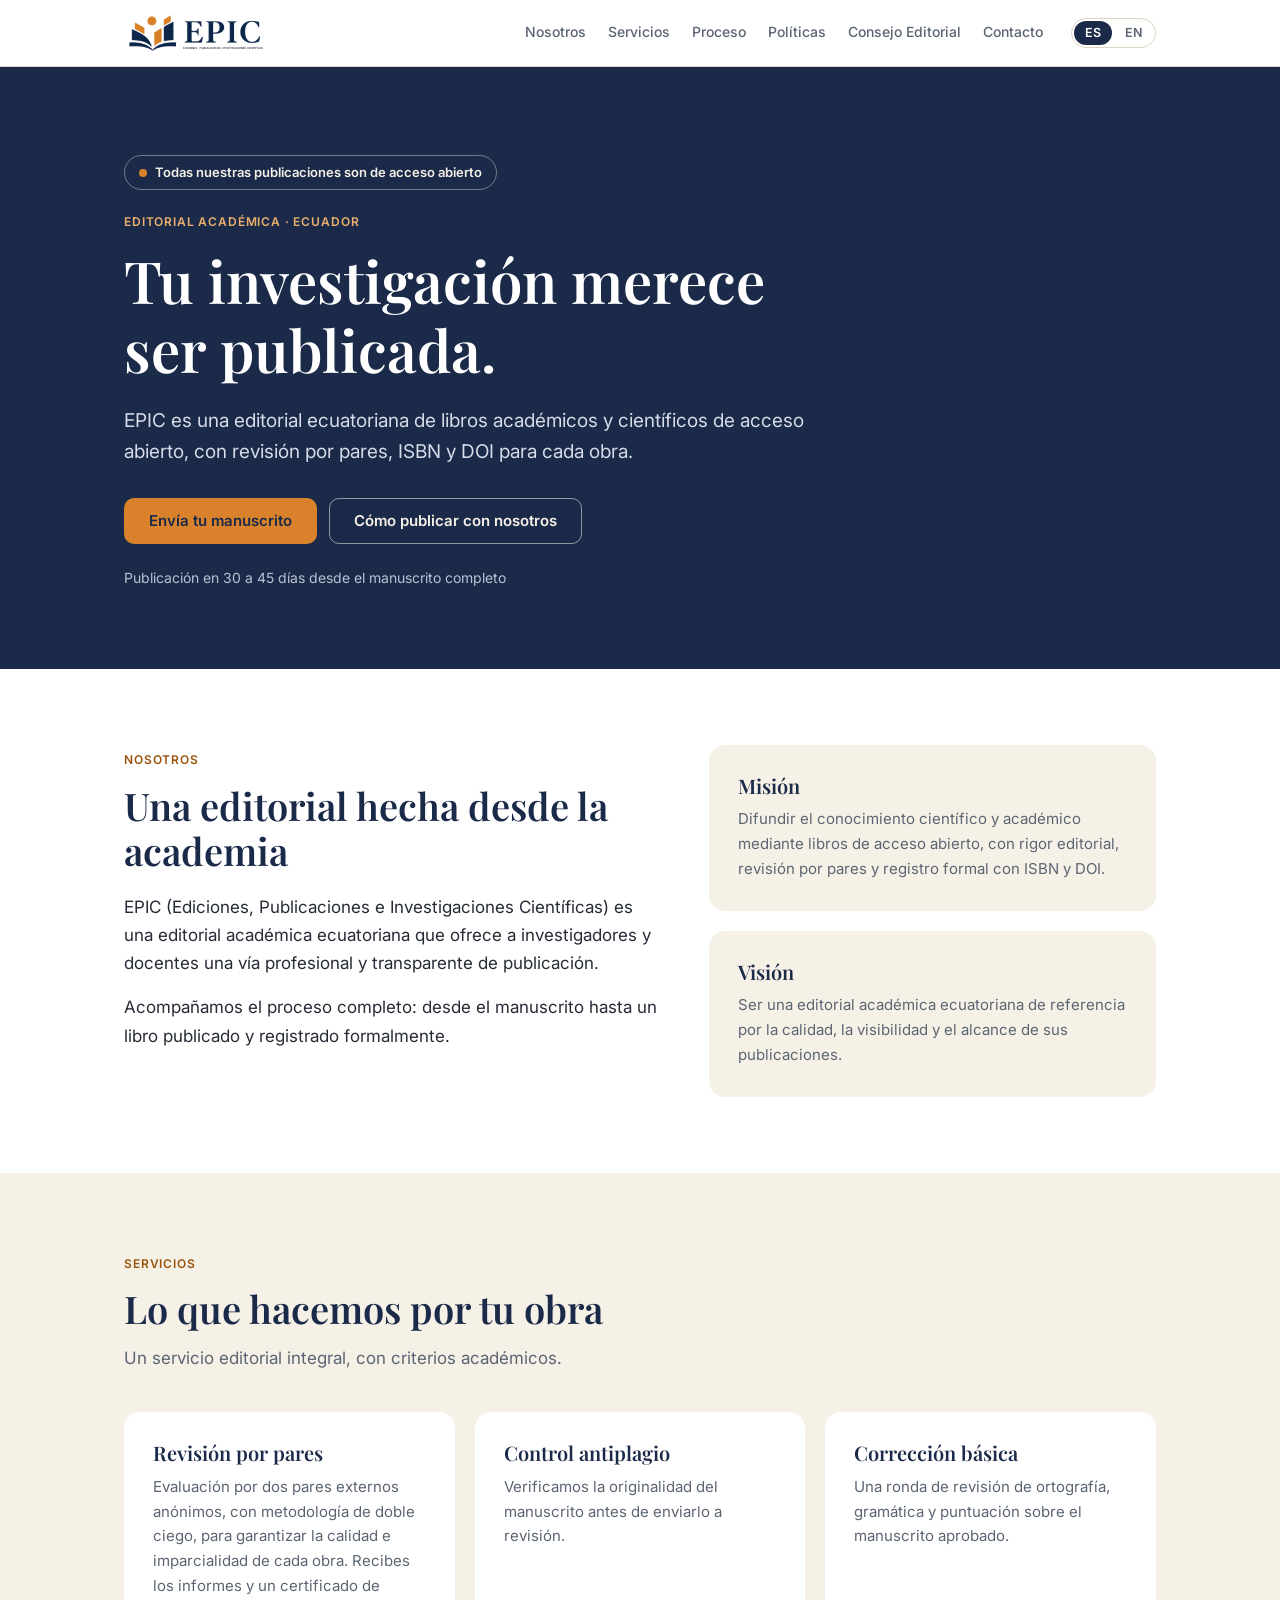
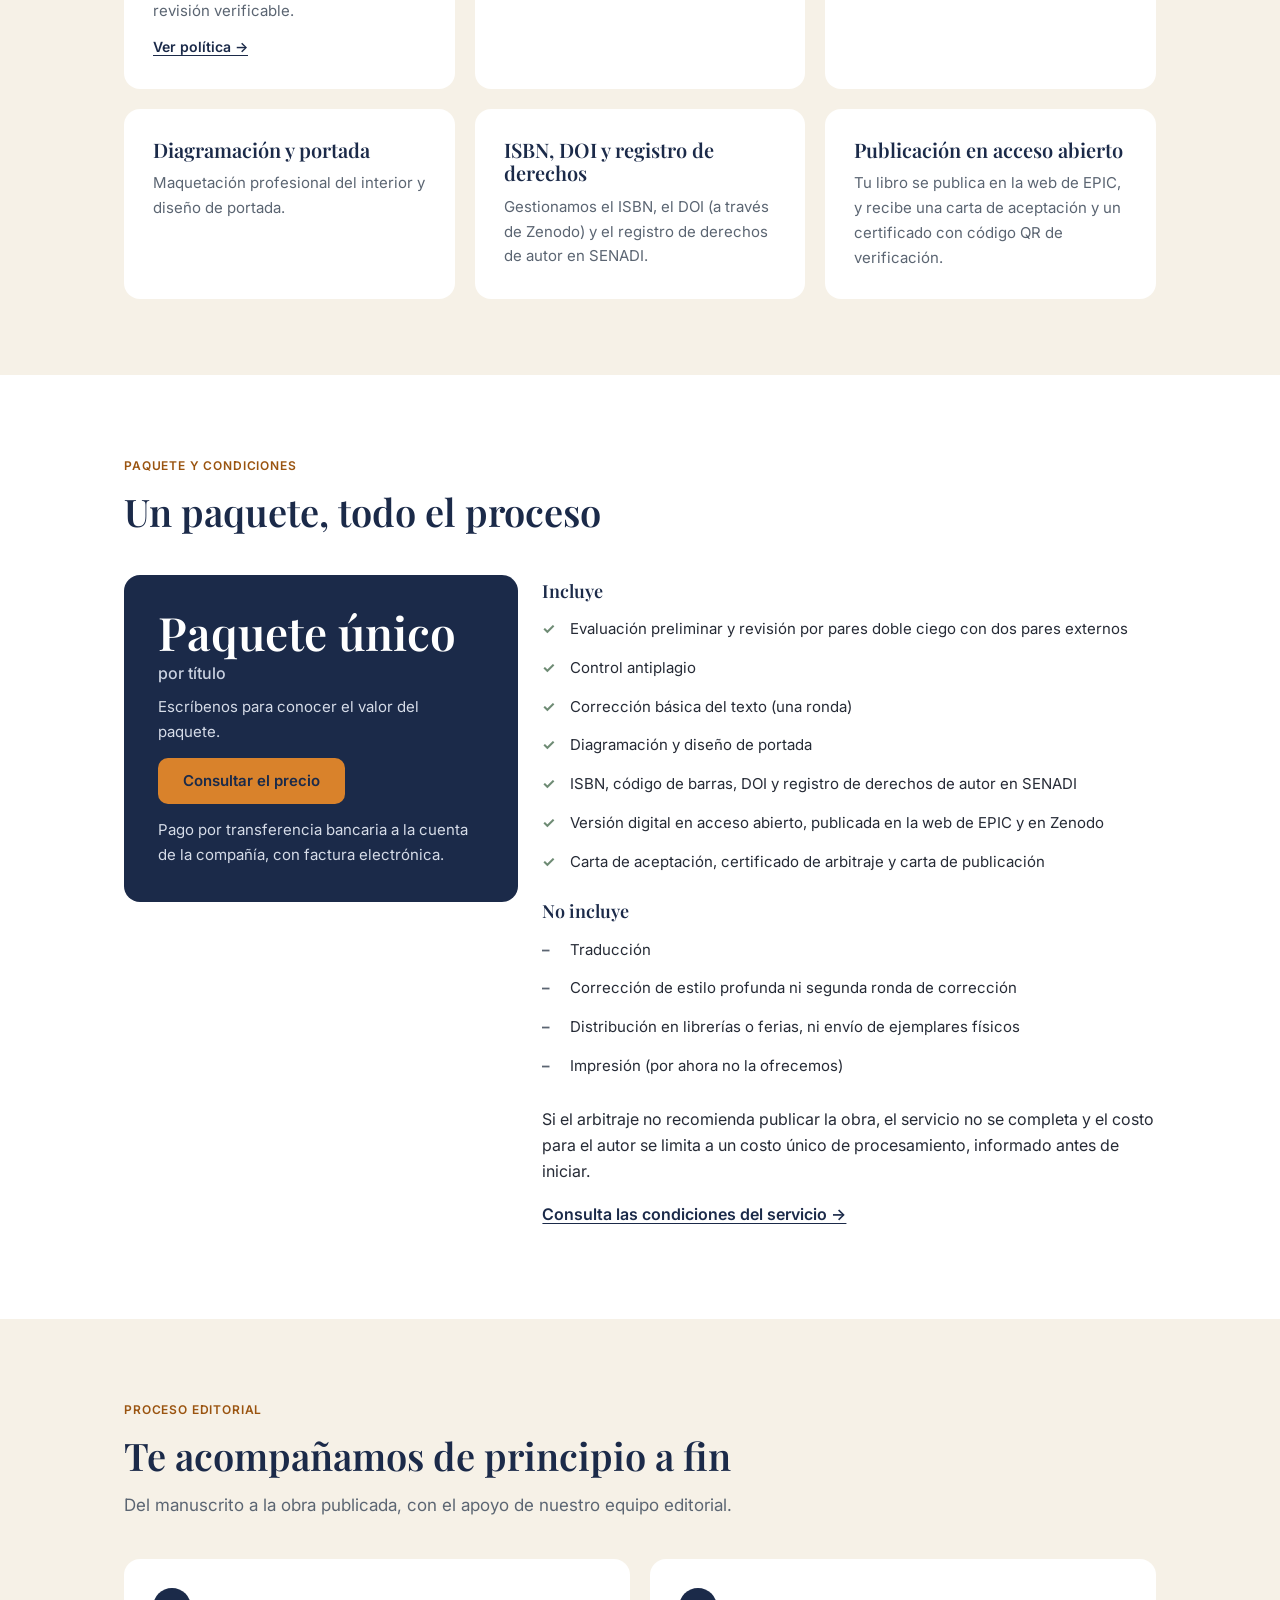
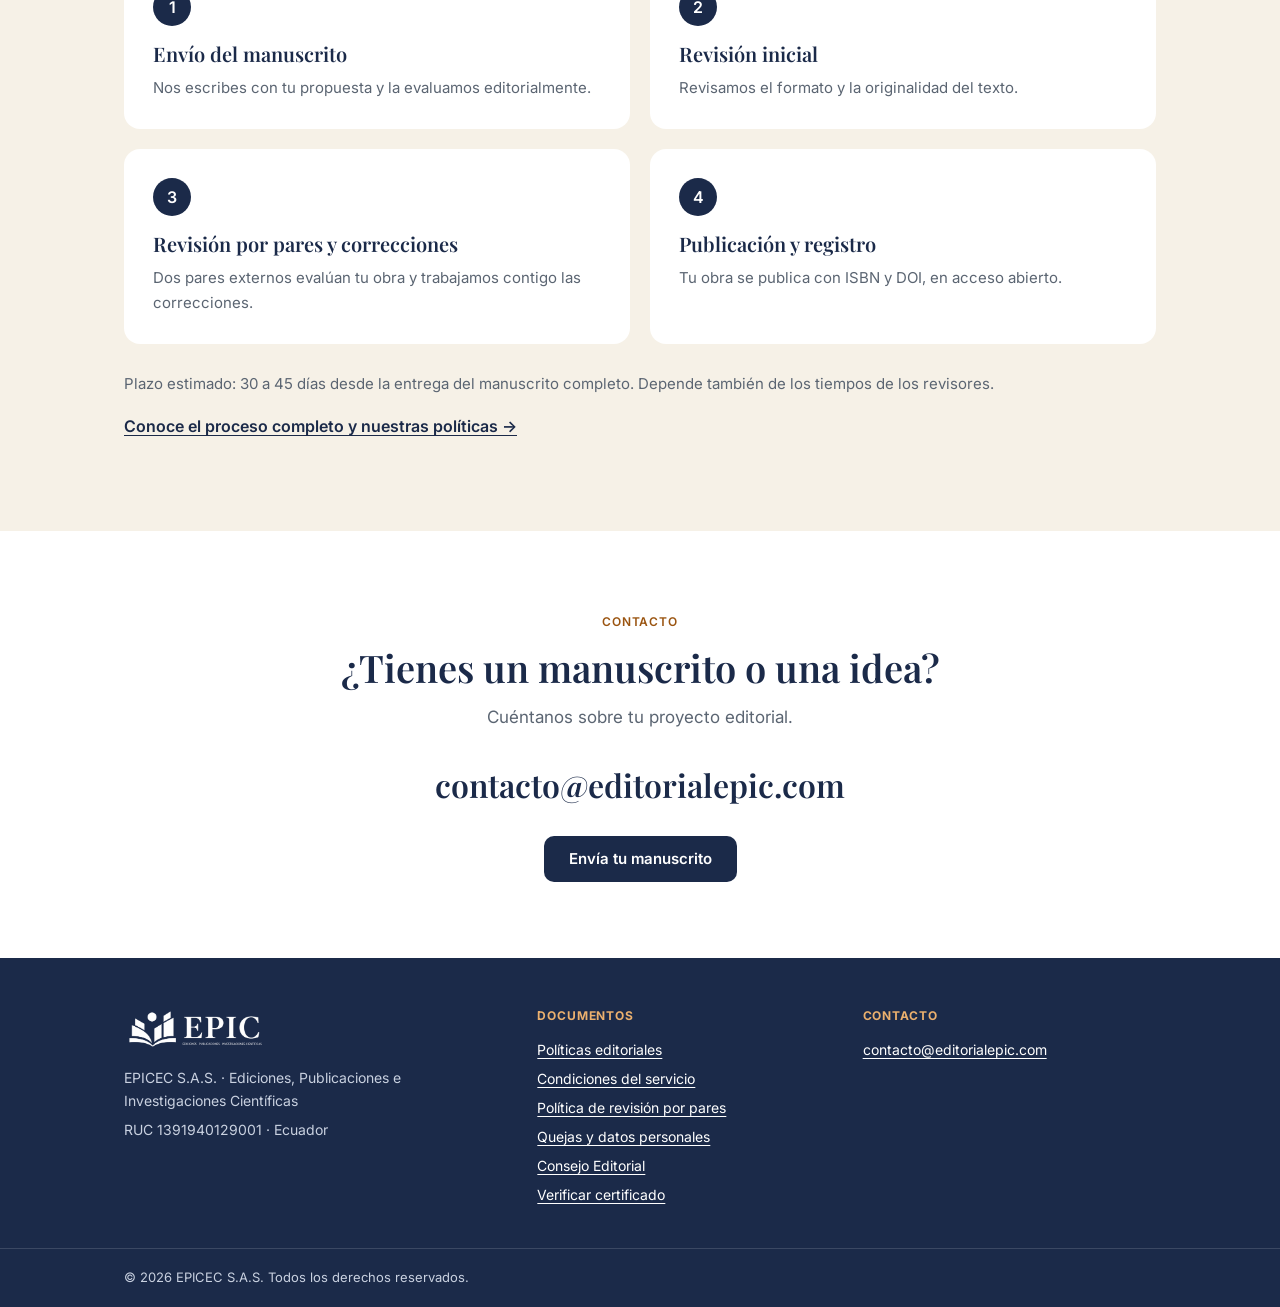
<file: index.html>
<!doctype html>
<html lang="es">
<head>
<meta charset="utf-8">
<meta name="viewport" content="width=device-width, initial-scale=1">
<title>EPIC | Editorial académica de acceso abierto</title>
<meta name="description" content="EPIC es una editorial ecuatoriana de libros académicos y científicos de acceso abierto, con revisión por pares, ISBN y DOI para cada obra.">
<link rel="canonical" href="https://editorialepic.com/">
<link rel="alternate" hreflang="es" href="https://editorialepic.com/">
<link rel="alternate" hreflang="en" href="https://editorialepic.com/en/">
<link rel="alternate" hreflang="x-default" href="https://editorialepic.com/">
<meta property="og:type" content="website">
<meta property="og:site_name" content="EPIC">
<meta property="og:locale" content="es_EC">
<meta property="og:locale:alternate" content="en_US">
<meta property="og:title" content="EPIC | Editorial académica de acceso abierto">
<meta property="og:description" content="EPIC es una editorial ecuatoriana de libros académicos y científicos de acceso abierto, con revisión por pares, ISBN y DOI para cada obra.">
<meta property="og:url" content="https://editorialepic.com/">
<meta property="og:image" content="https://editorialepic.com/assets/img/og-image.png">
<meta name="twitter:card" content="summary_large_image">
<meta name="twitter:title" content="EPIC | Editorial académica de acceso abierto">
<meta name="twitter:description" content="EPIC es una editorial ecuatoriana de libros académicos y científicos de acceso abierto, con revisión por pares, ISBN y DOI para cada obra.">
<meta name="twitter:image" content="https://editorialepic.com/assets/img/og-image.png">
<link rel="icon" href="/favicon.ico" sizes="48x48">
<link rel="icon" type="image/png" sizes="32x32" href="/assets/img/favicon-32.png">
<link rel="apple-touch-icon" href="/assets/img/apple-touch-icon.png">
<link rel="preconnect" href="https://fonts.googleapis.com">
<link rel="preconnect" href="https://fonts.gstatic.com" crossorigin>
<link href="https://fonts.googleapis.com/css2?family=Inter:wght@400;500;600&family=Playfair+Display:wght@600&display=swap" rel="stylesheet">
<link rel="stylesheet" href="/assets/css/site.css">
</head>
<body>
<a class="saltar" href="#contenido">Saltar al contenido</a>
<nav class="nav" aria-label="Principal">
  <div class="wrap">
    <a class="marca" href="/"><img src="/assets/img/logo-color.png" alt="EPIC, Ediciones, Publicaciones e Investigaciones Científicas" width="900" height="288"></a>
    <ul>
      <li><a href="/#nosotros">Nosotros</a></li>
      <li><a href="/#servicios">Servicios</a></li>
      <li><a href="/#coedicion">Proceso</a></li>
      <li><a href="/politicas-editoriales/">Políticas</a></li>
      <li><a href="/consejo-editorial/">Consejo Editorial</a></li>
      <li><a href="/#contacto">Contacto</a></li>
      <li class="idioma"><span aria-label="Español (idioma actual)">ES</span><a href="/en/" hreflang="en" lang="en" aria-label="English">EN</a></li>
    </ul>
  </div>
</nav>

<main id="contenido">

<header class="hero" id="inicio">
  <div class="wrap">
    <span class="insignia">Todas nuestras publicaciones son de acceso abierto</span>
    <span class="eyebrow" style="display:block;">Editorial académica · Ecuador</span>
    <h1>Tu investigación merece ser publicada.</h1>
    <p>EPIC es una editorial ecuatoriana de libros académicos y científicos de acceso abierto, con revisión por pares, ISBN y DOI para cada obra.</p>
    <div class="btns">
      <a class="btn btn-ambar" href="mailto:contacto@editorialepic.com?subject=Propuesta%20de%20manuscrito">Envía tu manuscrito</a>
      <a class="btn btn-ghost" href="#coedicion">Cómo publicar con nosotros</a>
    </div>
    <p class="apunte">Publicación en 30 a 45 días desde el manuscrito completo</p>
  </div>
</header>

<section id="nosotros" aria-labelledby="t-nosotros">
  <div class="wrap dos">
    <div>
      <span class="eyebrow">Nosotros</span>
      <h2 id="t-nosotros" style="font-size:clamp(27px,4vw,38px);margin-bottom:20px;">Una editorial hecha desde la academia</h2>
      <p>EPIC (Ediciones, Publicaciones e Investigaciones Científicas) es una editorial académica ecuatoriana que ofrece a investigadores y docentes una vía profesional y transparente de publicación.</p>
      <p>Acompañamos el proceso completo: desde el manuscrito hasta un libro publicado y registrado formalmente.</p>
    </div>
    <div class="grid">
      <div class="caja" style="background:var(--marfil);border-color:transparent;"><h3>Misión</h3><p>Difundir el conocimiento científico y académico mediante libros de acceso abierto, con rigor editorial, revisión por pares y registro formal con ISBN y DOI.</p></div>
      <div class="caja" style="background:var(--marfil);border-color:transparent;"><h3>Visión</h3><p>Ser una editorial académica ecuatoriana de referencia por la calidad, la visibilidad y el alcance de sus publicaciones.</p></div>
    </div>
  </div>
</section>

<section class="marfil" id="servicios" aria-labelledby="t-servicios">
  <div class="wrap">
    <div class="head">
      <span class="eyebrow">Servicios</span>
      <h2 id="t-servicios">Lo que hacemos por tu obra</h2>
      <p>Un servicio editorial integral, con criterios académicos.</p>
    </div>
    <div class="grid g3">
      <div class="caja"><h3>Revisión por pares</h3><p>Evaluación por dos pares externos anónimos, con metodología de doble ciego, para garantizar la calidad e imparcialidad de cada obra. Recibes los informes y un certificado de revisión verificable.</p><a class="mas" href="/politicas-editoriales/#revision">Ver política →</a></div>
      <div class="caja"><h3>Control antiplagio</h3><p>Verificamos la originalidad del manuscrito antes de enviarlo a revisión.</p></div>
      <div class="caja"><h3>Corrección básica</h3><p>Una ronda de revisión de ortografía, gramática y puntuación sobre el manuscrito aprobado.</p></div>
      <div class="caja"><h3>Diagramación y portada</h3><p>Maquetación profesional del interior y diseño de portada.</p></div>
      <div class="caja"><h3>ISBN, DOI y registro de derechos</h3><p>Gestionamos el ISBN, el DOI (a través de Zenodo) y el registro de derechos de autor en SENADI.</p></div>
      <div class="caja"><h3>Publicación en acceso abierto</h3><p>Tu libro se publica en la web de EPIC, y recibe una carta de aceptación y un certificado con código QR de verificación.</p></div>
    </div>
  </div>
</section>

<section id="precio" aria-labelledby="t-precio">
  <div class="wrap">
    <div class="head">
      <span class="eyebrow">Paquete y condiciones</span>
      <h2 id="t-precio">Un paquete, todo el proceso</h2>
    </div>
    <div class="precio">
      <div class="precio-caja">
        <div class="cifra">Paquete único<small>por título</small></div>
        <p>Escríbenos para conocer el valor del paquete.</p>
        <p><a class="btn btn-ambar" href="mailto:contacto@editorialepic.com?subject=Consulta%20de%20precio">Consultar el precio</a></p>
        <p>Pago por transferencia bancaria a la cuenta de la compañía, con factura electrónica.</p>
      </div>
      <div>
        <h3>Incluye</h3>
        <ul class="lista">
          <li>Evaluación preliminar y revisión por pares doble ciego con dos pares externos</li>
          <li>Control antiplagio</li>
          <li>Corrección básica del texto (una ronda)</li>
          <li>Diagramación y diseño de portada</li>
          <li>ISBN, código de barras, DOI y registro de derechos de autor en SENADI</li>
          <li>Versión digital en acceso abierto, publicada en la web de EPIC y en Zenodo</li>
          <li>Carta de aceptación, certificado de arbitraje y carta de publicación</li>
        </ul>
        <h3>No incluye</h3>
        <ul class="lista no">
          <li>Traducción</li>
          <li>Corrección de estilo profunda ni segunda ronda de corrección</li>
          <li>Distribución en librerías o ferias, ni envío de ejemplares físicos</li>
          <li>Impresión (por ahora no la ofrecemos)</li>
        </ul>
        <p>Si el arbitraje no recomienda publicar la obra, el servicio no se completa y el costo para el autor se limita a un costo único de procesamiento, informado antes de iniciar.</p>
        <p><a class="enlace-flecha" href="/politicas-editoriales/#tarifa">Consulta las condiciones del servicio →</a></p>
      </div>
    </div>
  </div>
</section>

<section class="marfil" id="coedicion" aria-labelledby="t-proceso">
  <div class="wrap">
    <div class="head">
      <span class="eyebrow">Proceso editorial</span>
      <h2 id="t-proceso">Te acompañamos de principio a fin</h2>
      <p>Del manuscrito a la obra publicada, con el apoyo de nuestro equipo editorial.</p>
    </div>
    <div class="grid g2">
      <div class="caja"><span class="num">1</span><h3>Envío del manuscrito</h3><p>Nos escribes con tu propuesta y la evaluamos editorialmente.</p></div>
      <div class="caja"><span class="num">2</span><h3>Revisión inicial</h3><p>Revisamos el formato y la originalidad del texto.</p></div>
      <div class="caja"><span class="num">3</span><h3>Revisión por pares y correcciones</h3><p>Dos pares externos evalúan tu obra y trabajamos contigo las correcciones.</p></div>
      <div class="caja"><span class="num">4</span><h3>Publicación y registro</h3><p>Tu obra se publica con ISBN y DOI, en acceso abierto.</p></div>
    </div>
    <p class="nota">Plazo estimado: 30 a 45 días desde la entrega del manuscrito completo. Depende también de los tiempos de los revisores.</p>
    <p><a class="enlace-flecha" href="/politicas-editoriales/">Conoce el proceso completo y nuestras políticas →</a></p>
  </div>
</section>

<section class="centro" id="contacto" aria-labelledby="t-contacto">
  <div class="wrap">
    <div class="head">
      <span class="eyebrow">Contacto</span>
      <h2 id="t-contacto">¿Tienes un manuscrito o una idea?</h2>
      <p>Cuéntanos sobre tu proyecto editorial.</p>
    </div>
    <a class="correo" href="mailto:contacto@editorialepic.com">contacto@editorialepic.com</a>
    <div class="btns" style="justify-content:center;">
      <a class="btn btn-tinta" href="mailto:contacto@editorialepic.com?subject=Propuesta%20de%20manuscrito">Envía tu manuscrito</a>
    </div>
  </div>
</section>

</main>
<footer class="pie">
  <div class="wrap">
    <div>
      <img src="/assets/img/logo-blanco.png" alt="EPIC, Ediciones, Publicaciones e Investigaciones Científicas" width="900" height="290">
      <p>EPICEC S.A.S. · Ediciones, Publicaciones e Investigaciones Científicas</p>
      <p>RUC 1391940129001 · Ecuador</p>
    </div>
    <div>
      <h4>Documentos</h4>
      <ul>
        <li><a href="/politicas-editoriales/">Políticas editoriales</a></li>
        <li><a href="/politicas-editoriales/#tarifa">Condiciones del servicio</a></li>
        <li><a href="/politicas-editoriales/#revision">Política de revisión por pares</a></li>
        <li><a href="/politicas-editoriales/#quejas">Quejas y datos personales</a></li>
        <li><a href="/consejo-editorial/">Consejo Editorial</a></li>
        <li><a href="/verificar/">Verificar certificado</a></li>
      </ul>
    </div>
    <div>
      <h4>Contacto</h4>
      <p><a href="mailto:contacto@editorialepic.com">contacto@editorialepic.com</a></p>
    </div>
  </div>
  <div class="legal"><div class="wrap">&copy; 2026 EPICEC S.A.S. Todos los derechos reservados.</div></div>
</footer>
</body>
</html>
</file>
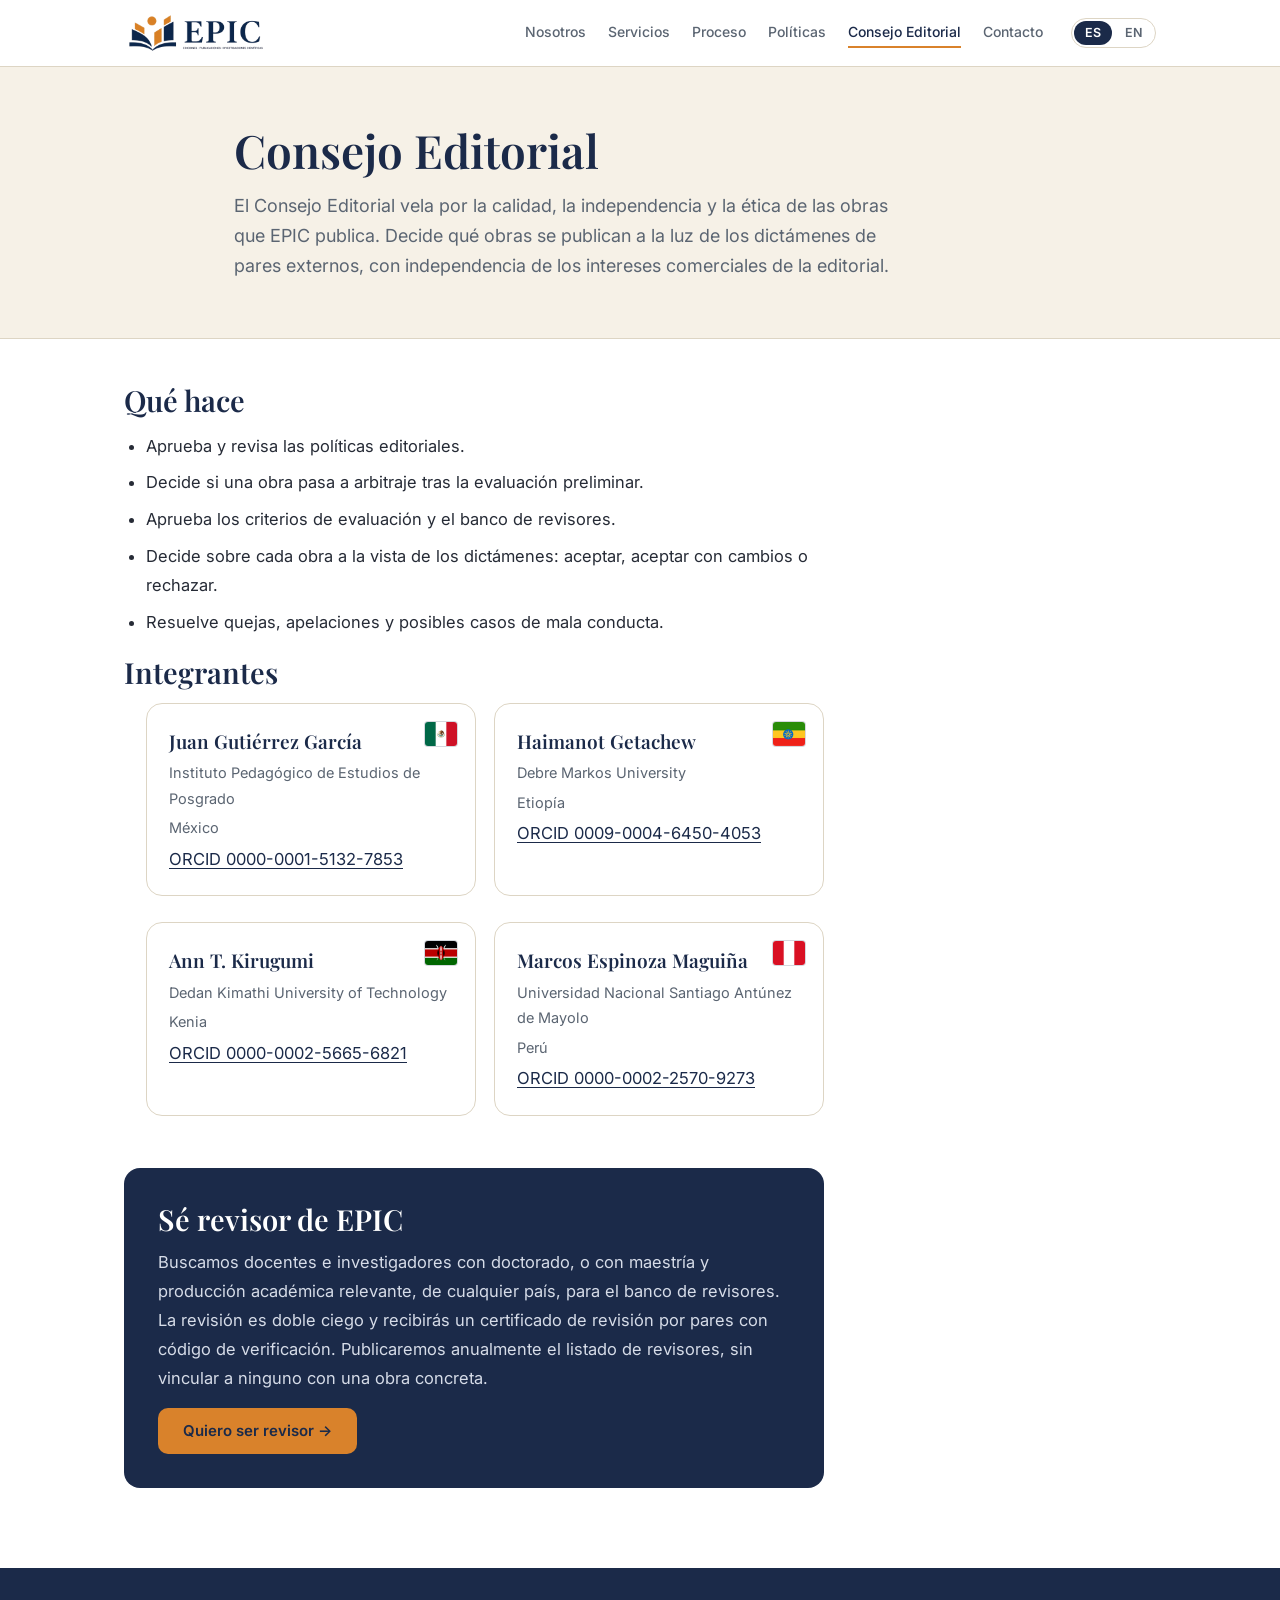
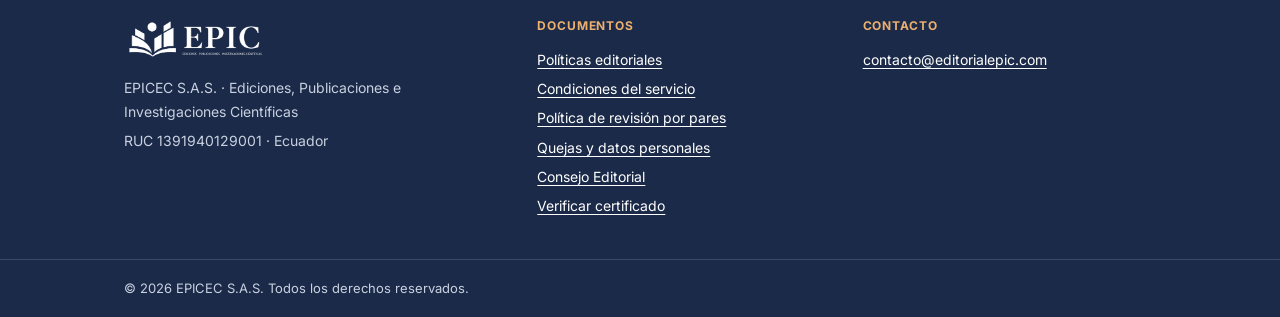
<file: consejo-editorial/index.html>
<!doctype html>
<html lang="es">
<head>
<meta charset="utf-8">
<meta name="viewport" content="width=device-width, initial-scale=1">
<title>Consejo Editorial | EPIC</title>
<meta name="description" content="El Consejo Editorial de EPIC vela por la calidad, la independencia y la ética de las obras publicadas. Conoce sus funciones, sus reglas de integración y a sus integrantes.">
<link rel="canonical" href="https://editorialepic.com/consejo-editorial/">
<link rel="alternate" hreflang="es" href="https://editorialepic.com/consejo-editorial/">
<link rel="alternate" hreflang="en" href="https://editorialepic.com/en/editorial-board/">
<link rel="alternate" hreflang="x-default" href="https://editorialepic.com/consejo-editorial/">
<meta property="og:type" content="website">
<meta property="og:site_name" content="EPIC">
<meta property="og:locale" content="es_EC">
<meta property="og:locale:alternate" content="en_US">
<meta property="og:title" content="Consejo Editorial | EPIC">
<meta property="og:description" content="El Consejo Editorial de EPIC vela por la calidad, la independencia y la ética de las obras publicadas. Conoce sus funciones, sus reglas de integración y a sus integrantes.">
<meta property="og:url" content="https://editorialepic.com/consejo-editorial/">
<meta property="og:image" content="https://editorialepic.com/assets/img/og-image.png">
<meta name="twitter:card" content="summary_large_image">
<meta name="twitter:title" content="Consejo Editorial | EPIC">
<meta name="twitter:description" content="El Consejo Editorial de EPIC vela por la calidad, la independencia y la ética de las obras publicadas. Conoce sus funciones, sus reglas de integración y a sus integrantes.">
<meta name="twitter:image" content="https://editorialepic.com/assets/img/og-image.png">
<link rel="icon" href="/favicon.ico" sizes="48x48">
<link rel="icon" type="image/png" sizes="32x32" href="/assets/img/favicon-32.png">
<link rel="apple-touch-icon" href="/assets/img/apple-touch-icon.png">
<link rel="preconnect" href="https://fonts.googleapis.com">
<link rel="preconnect" href="https://fonts.gstatic.com" crossorigin>
<link href="https://fonts.googleapis.com/css2?family=Inter:wght@400;500;600&family=Playfair+Display:wght@600&display=swap" rel="stylesheet">
<link rel="stylesheet" href="/assets/css/site.css">
</head>
<body>
<a class="saltar" href="#contenido">Saltar al contenido</a>
<nav class="nav" aria-label="Principal">
  <div class="wrap">
    <a class="marca" href="/"><img src="/assets/img/logo-color.png" alt="EPIC, Ediciones, Publicaciones e Investigaciones Científicas" width="900" height="288"></a>
    <ul>
      <li><a href="/#nosotros">Nosotros</a></li>
      <li><a href="/#servicios">Servicios</a></li>
      <li><a href="/#coedicion">Proceso</a></li>
      <li><a href="/politicas-editoriales/">Políticas</a></li>
      <li><a href="/consejo-editorial/" aria-current="page">Consejo Editorial</a></li>
      <li><a href="/#contacto">Contacto</a></li>
      <li class="idioma"><span aria-label="Español (idioma actual)">ES</span><a href="/en/editorial-board/" hreflang="en" lang="en" aria-label="English">EN</a></li>
    </ul>
  </div>
</nav>

<main id="contenido">
  <header class="cabecera">
    <div class="wrap">
      <h1>Consejo Editorial</h1>
      <p class="entradilla">El Consejo Editorial vela por la calidad, la independencia y la ética de las obras que EPIC publica. Decide qué obras se publican a la luz de los dictámenes de pares externos, con independencia de los intereses comerciales de la editorial.</p>
    </div>
  </header>

  <div class="doc">
    <div class="texto">
      <section aria-labelledby="h-hace" style="padding:0;">
        <h2 id="h-hace">Qué hace</h2>
        <ul>
          <li>Aprueba y revisa las políticas editoriales.</li>
          <li>Decide si una obra pasa a arbitraje tras la evaluación preliminar.</li>
          <li>Aprueba los criterios de evaluación y el banco de revisores.</li>
          <li>Decide sobre cada obra a la vista de los dictámenes: aceptar, aceptar con cambios o rechazar.</li>
          <li>Resuelve quejas, apelaciones y posibles casos de mala conducta.</li>
        </ul>
      </section>

      <section aria-labelledby="h-integrantes" style="padding:0;">
        <h2 id="h-integrantes">Integrantes</h2>
        <ul class="miembros">
          <li class="miembro">
            <img class="miembro-bandera" src="/assets/img/flags/mx.png" alt="México" width="32" height="24">
            <h3 class="miembro-nombre">Juan Gutiérrez García</h3>
            <p class="miembro-inst">Instituto Pedagógico de Estudios de Posgrado</p>
            <p class="miembro-pais">México</p>
            <a class="miembro-orcid" href="https://orcid.org/0000-0001-5132-7853" rel="noopener">ORCID 0000-0001-5132-7853</a>
          </li>
          <li class="miembro">
            <img class="miembro-bandera" src="/assets/img/flags/et.png" alt="Etiopía" width="32" height="24">
            <h3 class="miembro-nombre">Haimanot Getachew</h3>
            <p class="miembro-inst">Debre Markos University</p>
            <p class="miembro-pais">Etiopía</p>
            <a class="miembro-orcid" href="https://orcid.org/0009-0004-6450-4053" rel="noopener">ORCID 0009-0004-6450-4053</a>
          </li>
          <li class="miembro">
            <img class="miembro-bandera" src="/assets/img/flags/ke.png" alt="Kenia" width="32" height="24">
            <h3 class="miembro-nombre">Ann T. Kirugumi</h3>
            <p class="miembro-inst">Dedan Kimathi University of Technology</p>
            <p class="miembro-pais">Kenia</p>
            <a class="miembro-orcid" href="https://orcid.org/0000-0002-5665-6821" rel="noopener">ORCID 0000-0002-5665-6821</a>
          </li>
          <li class="miembro">
            <img class="miembro-bandera" src="/assets/img/flags/pe.png" alt="Perú" width="32" height="24">
            <h3 class="miembro-nombre">Marcos Espinoza Maguiña</h3>
            <p class="miembro-inst">Universidad Nacional Santiago Antúnez de Mayolo</p>
            <p class="miembro-pais">Perú</p>
            <a class="miembro-orcid" href="https://orcid.org/0000-0002-2570-9273" rel="noopener">ORCID 0000-0002-2570-9273</a>
          </li>
          <!-- PLANTILLA DE INTEGRANTE. Para agregar otro integrante: descomenta este bloque, duplica el <li> por cada persona y completa.
               No se muestran cargos: solo nombre, institución, país y ORCID. La foto es opcional; si no hay foto, no agregues nada. Bandera: archivo assets/img/flags/<código-ISO-del-país>.png (ver LEEME.txt en esa carpeta).
          <li class="miembro">
            <img class="miembro-bandera" src="/assets/img/flags/xx.png" alt="País" width="32" height="24">
            <h3 class="miembro-nombre">Nombre Apellido</h3>
            <p class="miembro-inst">Institución</p>
            <p class="miembro-pais">País</p>
            <a class="miembro-orcid" href="https://orcid.org/0000-0000-0000-0000" rel="noopener">ORCID 0000-0000-0000-0000</a>
          </li>
          -->
        </ul>
      </section>

      <section class="invitacion" aria-labelledby="h-revisor" style="padding:34px;">
        <h2 id="h-revisor">Sé revisor de EPIC</h2>
        <p>Buscamos docentes e investigadores con doctorado, o con maestría y producción académica relevante, de cualquier país, para el banco de revisores. La revisión es doble ciego y recibirás un certificado de revisión por pares con código de verificación. Publicaremos anualmente el listado de revisores, sin vincular a ninguno con una obra concreta.</p>
        <div class="btns"><a class="btn btn-ambar" href="mailto:contacto@editorialepic.com?subject=Registro%20como%20revisor">Quiero ser revisor →</a></div>
      </section>
    </div>
  </div>
</main>
<footer class="pie">
  <div class="wrap">
    <div>
      <img src="/assets/img/logo-blanco.png" alt="EPIC, Ediciones, Publicaciones e Investigaciones Científicas" width="900" height="290">
      <p>EPICEC S.A.S. · Ediciones, Publicaciones e Investigaciones Científicas</p>
      <p>RUC 1391940129001 · Ecuador</p>
    </div>
    <div>
      <h4>Documentos</h4>
      <ul>
        <li><a href="/politicas-editoriales/">Políticas editoriales</a></li>
        <li><a href="/politicas-editoriales/#tarifa">Condiciones del servicio</a></li>
        <li><a href="/politicas-editoriales/#revision">Política de revisión por pares</a></li>
        <li><a href="/politicas-editoriales/#quejas">Quejas y datos personales</a></li>
        <li><a href="/consejo-editorial/">Consejo Editorial</a></li>
        <li><a href="/verificar/">Verificar certificado</a></li>
      </ul>
    </div>
    <div>
      <h4>Contacto</h4>
      <p><a href="mailto:contacto@editorialepic.com">contacto@editorialepic.com</a></p>
    </div>
  </div>
  <div class="legal"><div class="wrap">&copy; 2026 EPICEC S.A.S. Todos los derechos reservados.</div></div>
</footer>
</body>
</html>
</file>
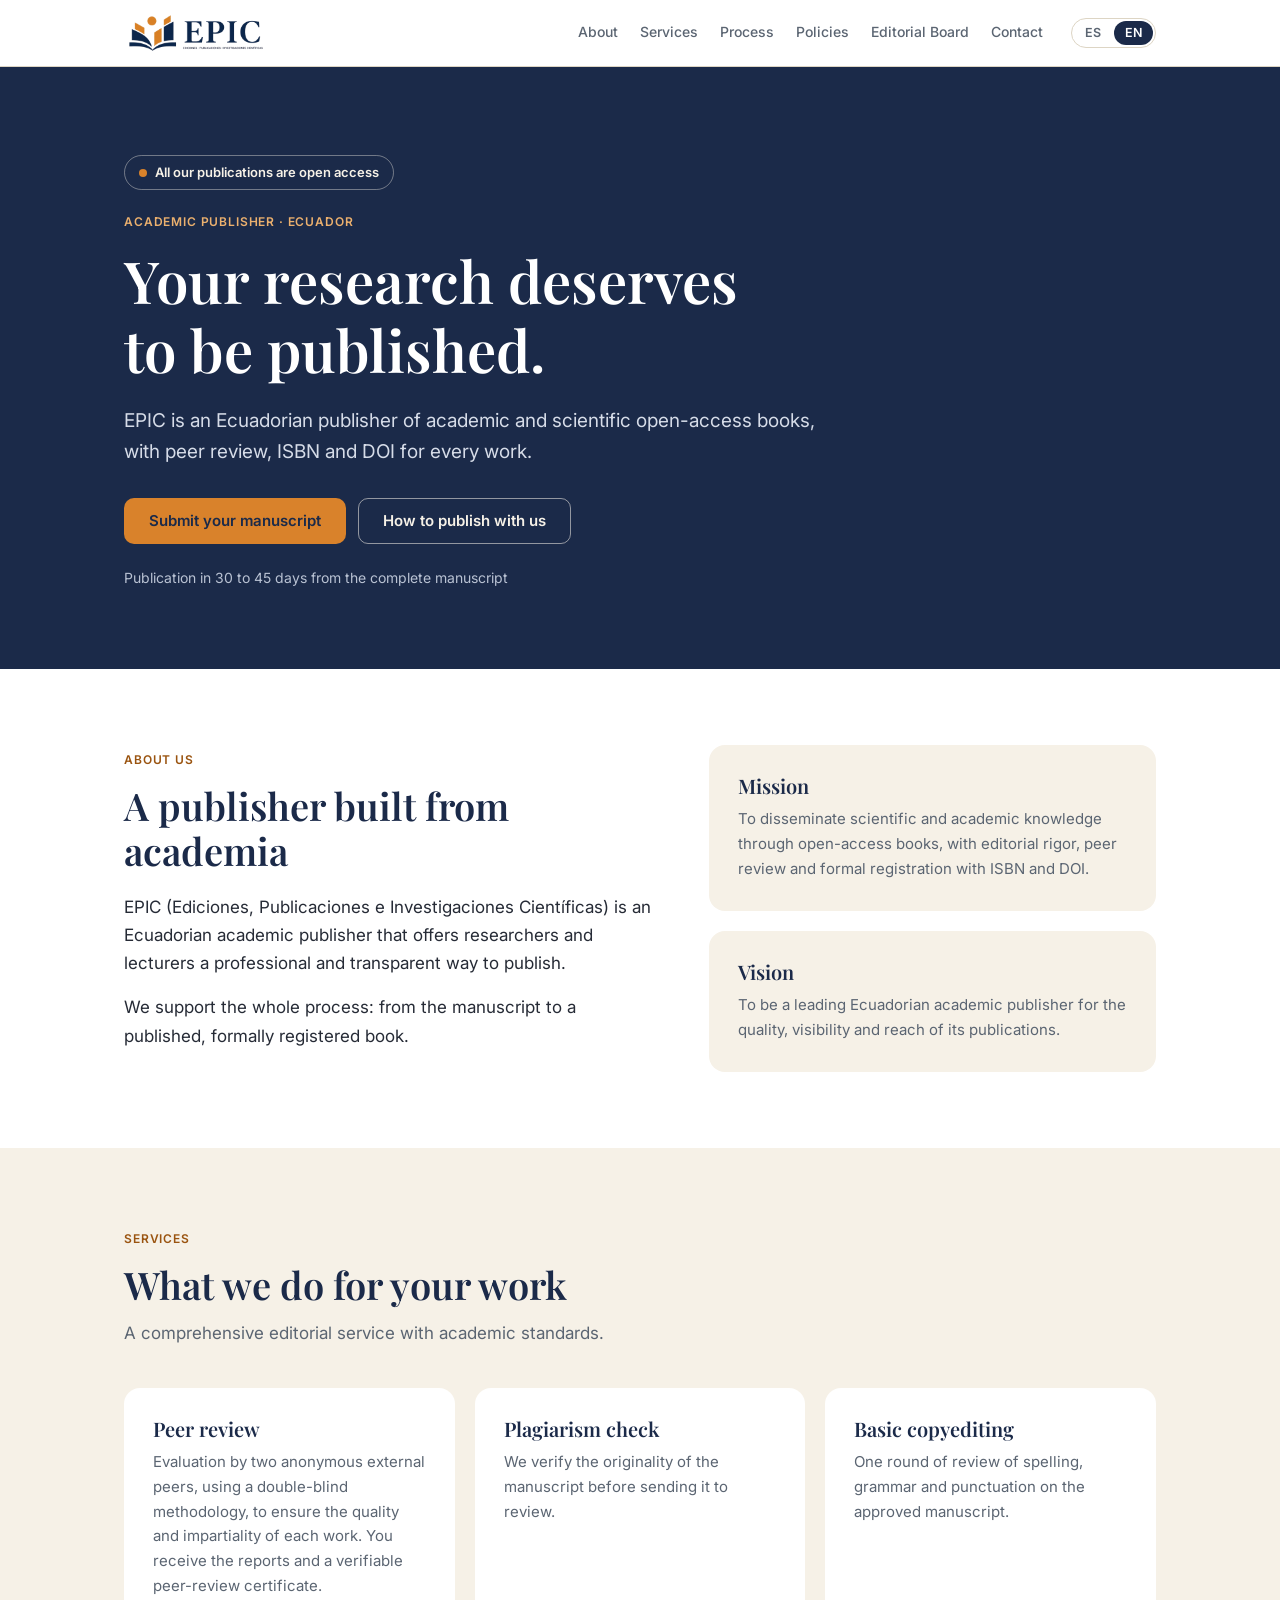
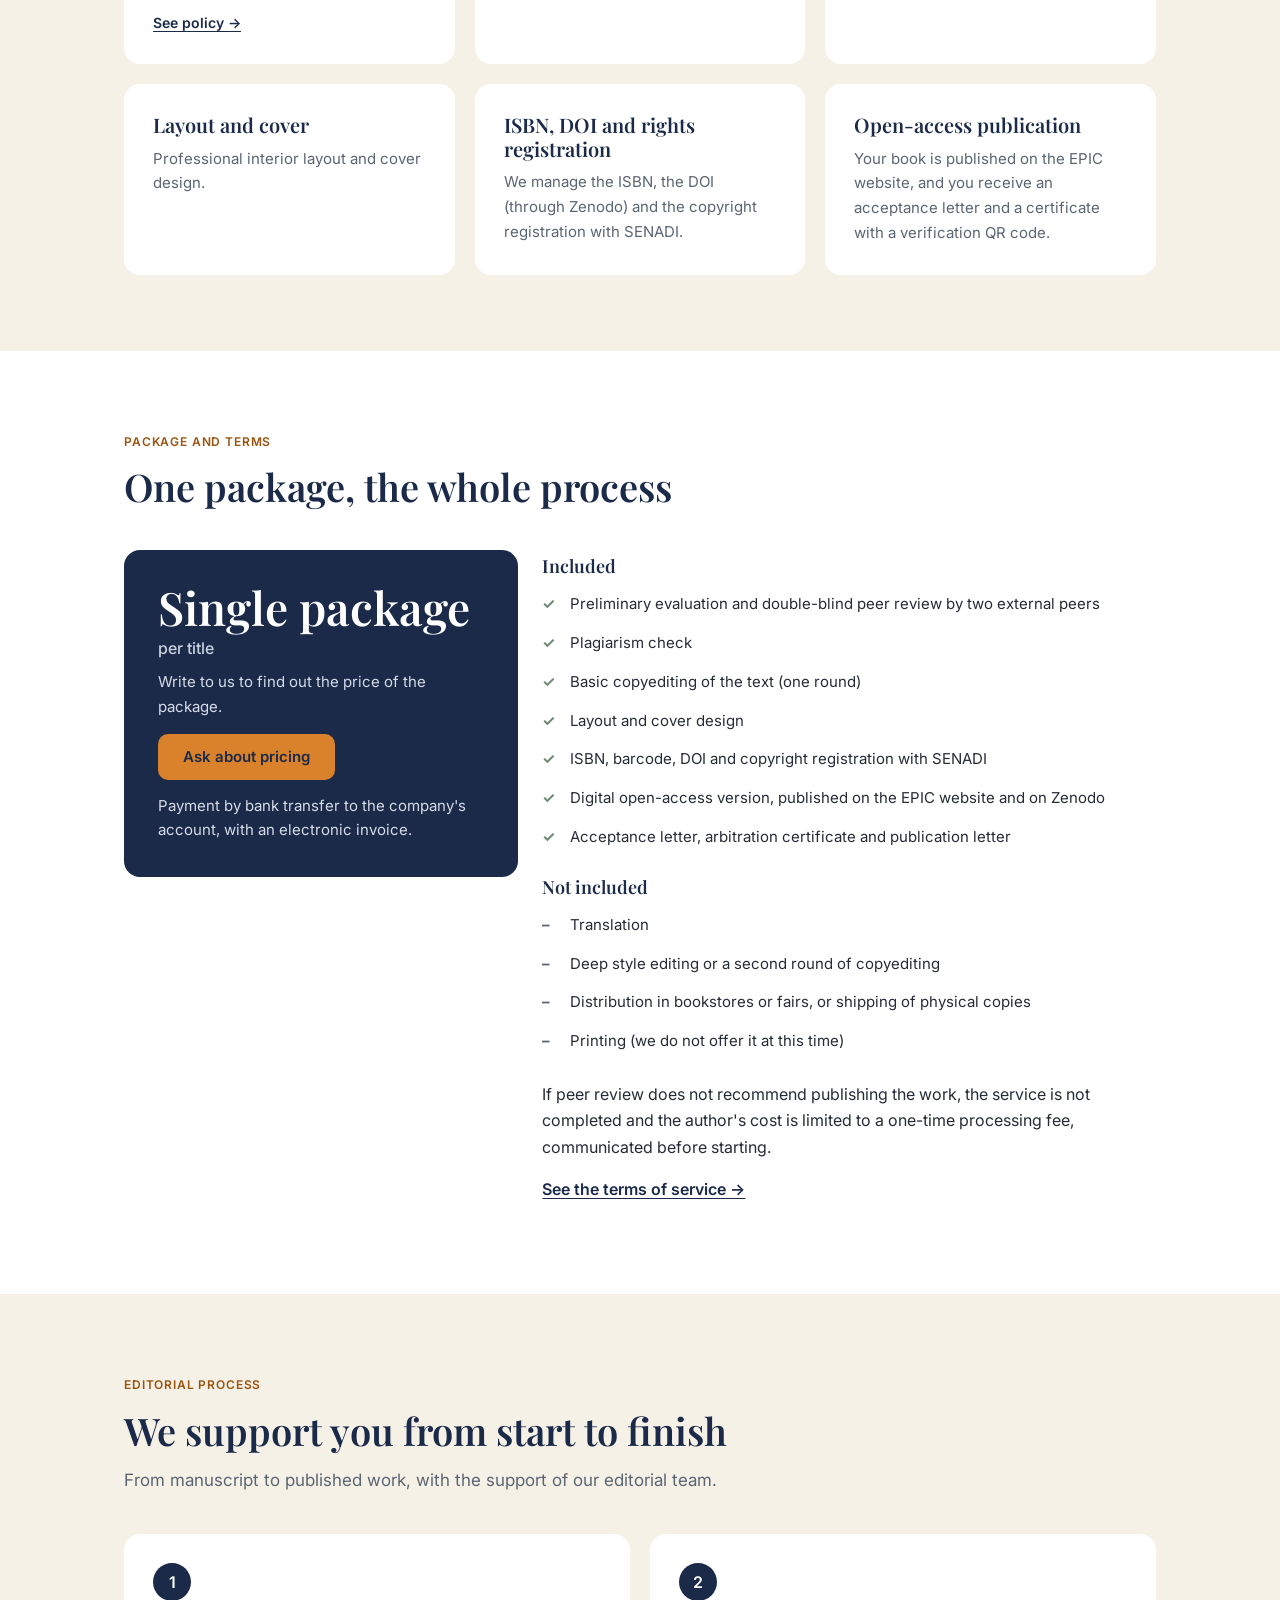
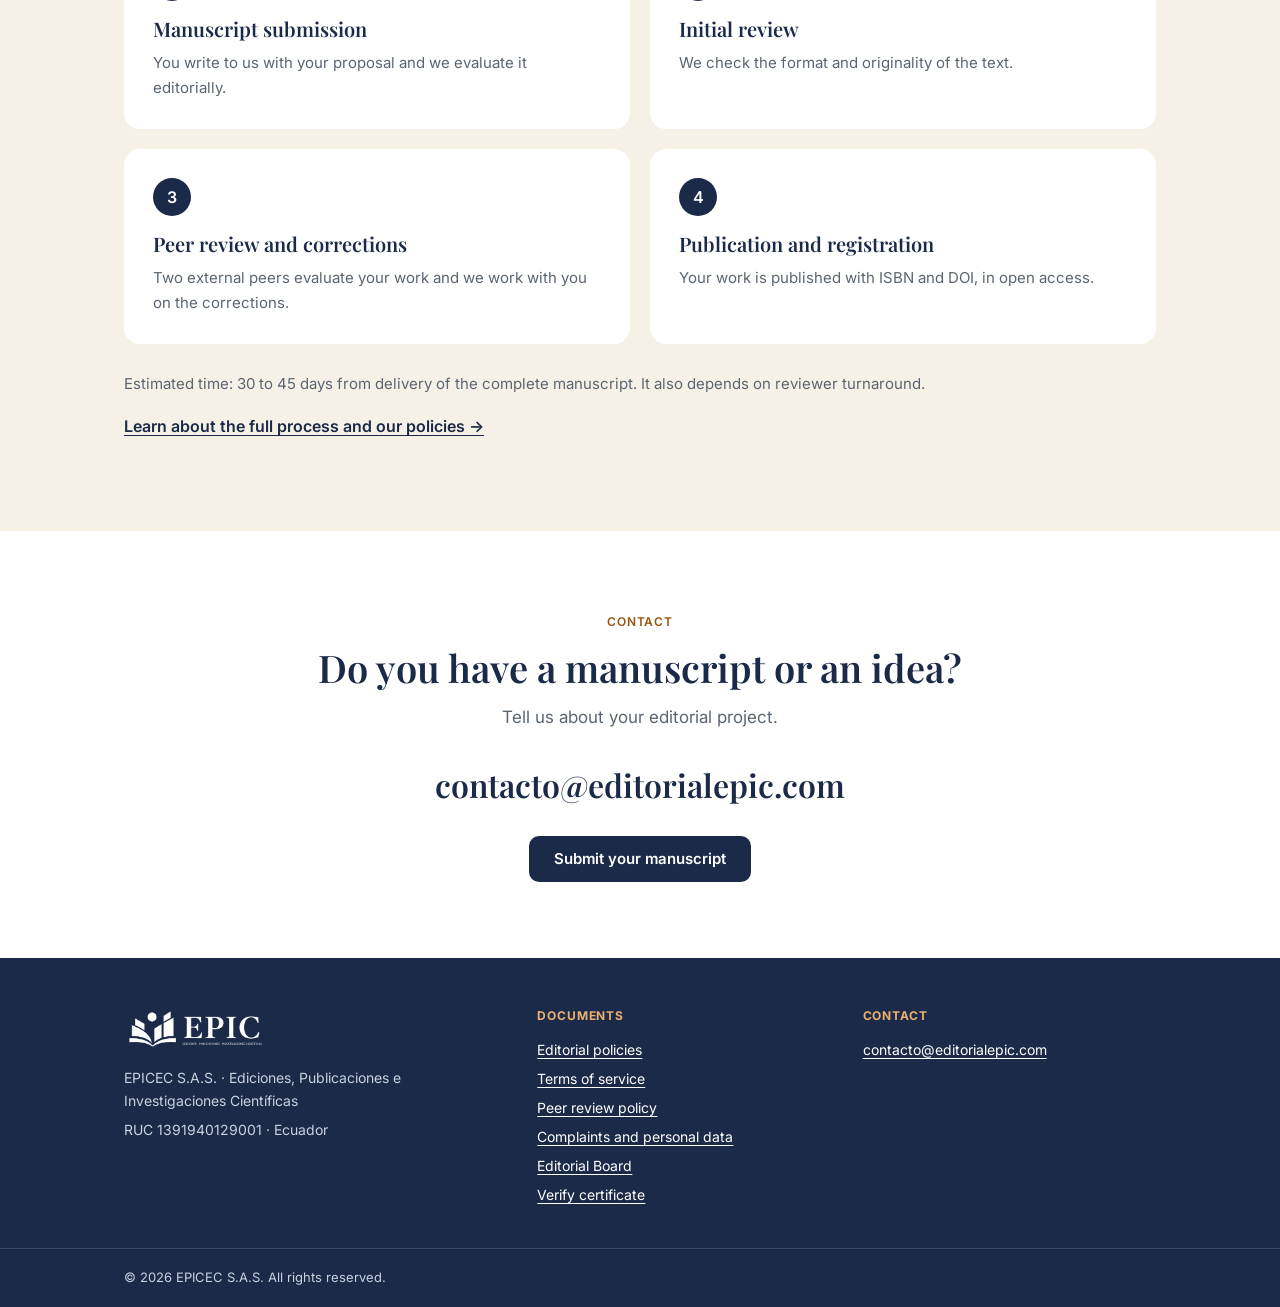
<file: en/index.html>
<!doctype html>
<html lang="en">
<head>
<meta charset="utf-8">
<meta name="viewport" content="width=device-width, initial-scale=1">
<title>EPIC | Open-access academic publisher</title>
<meta name="description" content="EPIC is an Ecuadorian publisher of academic and scientific open-access books, with peer review, ISBN and DOI for every work.">
<link rel="canonical" href="https://editorialepic.com/en/">
<link rel="alternate" hreflang="es" href="https://editorialepic.com/">
<link rel="alternate" hreflang="en" href="https://editorialepic.com/en/">
<link rel="alternate" hreflang="x-default" href="https://editorialepic.com/">
<meta property="og:type" content="website">
<meta property="og:site_name" content="EPIC">
<meta property="og:locale" content="en_US">
<meta property="og:locale:alternate" content="es_EC">
<meta property="og:title" content="EPIC | Open-access academic publisher">
<meta property="og:description" content="EPIC is an Ecuadorian publisher of academic and scientific open-access books, with peer review, ISBN and DOI for every work.">
<meta property="og:url" content="https://editorialepic.com/en/">
<meta property="og:image" content="https://editorialepic.com/assets/img/og-image.png">
<meta name="twitter:card" content="summary_large_image">
<meta name="twitter:title" content="EPIC | Open-access academic publisher">
<meta name="twitter:description" content="EPIC is an Ecuadorian publisher of academic and scientific open-access books, with peer review, ISBN and DOI for every work.">
<meta name="twitter:image" content="https://editorialepic.com/assets/img/og-image.png">
<link rel="icon" href="/favicon.ico" sizes="48x48">
<link rel="icon" type="image/png" sizes="32x32" href="/assets/img/favicon-32.png">
<link rel="apple-touch-icon" href="/assets/img/apple-touch-icon.png">
<link rel="preconnect" href="https://fonts.googleapis.com">
<link rel="preconnect" href="https://fonts.gstatic.com" crossorigin>
<link href="https://fonts.googleapis.com/css2?family=Inter:wght@400;500;600&family=Playfair+Display:wght@600&display=swap" rel="stylesheet">
<link rel="stylesheet" href="/assets/css/site.css">
</head>
<body>
<a class="saltar" href="#contenido">Skip to content</a>
<nav class="nav" aria-label="Main">
  <div class="wrap">
    <a class="marca" href="/en/"><img src="/assets/img/logo-color.png" alt="EPIC, Ediciones, Publicaciones e Investigaciones Científicas" width="900" height="288"></a>
    <ul>
      <li><a href="/en/#about">About</a></li>
      <li><a href="/en/#services">Services</a></li>
      <li><a href="/en/#process">Process</a></li>
      <li><a href="/en/editorial-policies/">Policies</a></li>
      <li><a href="/en/editorial-board/">Editorial Board</a></li>
      <li><a href="/en/#contact">Contact</a></li>
      <li class="idioma"><a href="/" hreflang="es" lang="es" aria-label="Español">ES</a><span aria-label="English (current language)">EN</span></li>
    </ul>
  </div>
</nav>

<main id="contenido">

<header class="hero" id="top">
  <div class="wrap">
    <span class="insignia">All our publications are open access</span>
    <span class="eyebrow" style="display:block;">Academic publisher · Ecuador</span>
    <h1>Your research deserves to be published.</h1>
    <p>EPIC is an Ecuadorian publisher of academic and scientific open-access books, with peer review, ISBN and DOI for every work.</p>
    <div class="btns">
      <a class="btn btn-ambar" href="mailto:contacto@editorialepic.com?subject=Manuscript%20proposal">Submit your manuscript</a>
      <a class="btn btn-ghost" href="#process">How to publish with us</a>
    </div>
    <p class="apunte">Publication in 30 to 45 days from the complete manuscript</p>
  </div>
</header>

<section id="about" aria-labelledby="t-about">
  <div class="wrap dos">
    <div>
      <span class="eyebrow">About us</span>
      <h2 id="t-about" style="font-size:clamp(27px,4vw,38px);margin-bottom:20px;">A publisher built from academia</h2>
      <p>EPIC (Ediciones, Publicaciones e Investigaciones Científicas) is an Ecuadorian academic publisher that offers researchers and lecturers a professional and transparent way to publish.</p>
      <p>We support the whole process: from the manuscript to a published, formally registered book.</p>
    </div>
    <div class="grid">
      <div class="caja" style="background:var(--marfil);border-color:transparent;"><h3>Mission</h3><p>To disseminate scientific and academic knowledge through open-access books, with editorial rigor, peer review and formal registration with ISBN and DOI.</p></div>
      <div class="caja" style="background:var(--marfil);border-color:transparent;"><h3>Vision</h3><p>To be a leading Ecuadorian academic publisher for the quality, visibility and reach of its publications.</p></div>
    </div>
  </div>
</section>

<section class="marfil" id="services" aria-labelledby="t-services">
  <div class="wrap">
    <div class="head">
      <span class="eyebrow">Services</span>
      <h2 id="t-services">What we do for your work</h2>
      <p>A comprehensive editorial service with academic standards.</p>
    </div>
    <div class="grid g3">
      <div class="caja"><h3>Peer review</h3><p>Evaluation by two anonymous external peers, using a double-blind methodology, to ensure the quality and impartiality of each work. You receive the reports and a verifiable peer-review certificate.</p><a class="mas" href="/en/editorial-policies/#peer-review">See policy →</a></div>
      <div class="caja"><h3>Plagiarism check</h3><p>We verify the originality of the manuscript before sending it to review.</p></div>
      <div class="caja"><h3>Basic copyediting</h3><p>One round of review of spelling, grammar and punctuation on the approved manuscript.</p></div>
      <div class="caja"><h3>Layout and cover</h3><p>Professional interior layout and cover design.</p></div>
      <div class="caja"><h3>ISBN, DOI and rights registration</h3><p>We manage the ISBN, the DOI (through Zenodo) and the copyright registration with SENADI.</p></div>
      <div class="caja"><h3>Open-access publication</h3><p>Your book is published on the EPIC website, and you receive an acceptance letter and a certificate with a verification QR code.</p></div>
    </div>
  </div>
</section>

<section id="package" aria-labelledby="t-package">
  <div class="wrap">
    <div class="head">
      <span class="eyebrow">Package and terms</span>
      <h2 id="t-package">One package, the whole process</h2>
    </div>
    <div class="precio">
      <div class="precio-caja">
        <div class="cifra">Single package<small>per title</small></div>
        <p>Write to us to find out the price of the package.</p>
        <p><a class="btn btn-ambar" href="mailto:contacto@editorialepic.com?subject=Pricing%20inquiry">Ask about pricing</a></p>
        <p>Payment by bank transfer to the company's account, with an electronic invoice.</p>
      </div>
      <div>
        <h3>Included</h3>
        <ul class="lista">
          <li>Preliminary evaluation and double-blind peer review by two external peers</li>
          <li>Plagiarism check</li>
          <li>Basic copyediting of the text (one round)</li>
          <li>Layout and cover design</li>
          <li>ISBN, barcode, DOI and copyright registration with SENADI</li>
          <li>Digital open-access version, published on the EPIC website and on Zenodo</li>
          <li>Acceptance letter, arbitration certificate and publication letter</li>
        </ul>
        <h3>Not included</h3>
        <ul class="lista no">
          <li>Translation</li>
          <li>Deep style editing or a second round of copyediting</li>
          <li>Distribution in bookstores or fairs, or shipping of physical copies</li>
          <li>Printing (we do not offer it at this time)</li>
        </ul>
        <p>If peer review does not recommend publishing the work, the service is not completed and the author's cost is limited to a one-time processing fee, communicated before starting.</p>
        <p><a class="enlace-flecha" href="/en/editorial-policies/#terms">See the terms of service →</a></p>
      </div>
    </div>
  </div>
</section>

<section class="marfil" id="process" aria-labelledby="t-process">
  <div class="wrap">
    <div class="head">
      <span class="eyebrow">Editorial process</span>
      <h2 id="t-process">We support you from start to finish</h2>
      <p>From manuscript to published work, with the support of our editorial team.</p>
    </div>
    <div class="grid g2">
      <div class="caja"><span class="num">1</span><h3>Manuscript submission</h3><p>You write to us with your proposal and we evaluate it editorially.</p></div>
      <div class="caja"><span class="num">2</span><h3>Initial review</h3><p>We check the format and originality of the text.</p></div>
      <div class="caja"><span class="num">3</span><h3>Peer review and corrections</h3><p>Two external peers evaluate your work and we work with you on the corrections.</p></div>
      <div class="caja"><span class="num">4</span><h3>Publication and registration</h3><p>Your work is published with ISBN and DOI, in open access.</p></div>
    </div>
    <p class="nota">Estimated time: 30 to 45 days from delivery of the complete manuscript. It also depends on reviewer turnaround.</p>
    <p><a class="enlace-flecha" href="/en/editorial-policies/">Learn about the full process and our policies →</a></p>
  </div>
</section>

<section class="centro" id="contact" aria-labelledby="t-contact">
  <div class="wrap">
    <div class="head">
      <span class="eyebrow">Contact</span>
      <h2 id="t-contact">Do you have a manuscript or an idea?</h2>
      <p>Tell us about your editorial project.</p>
    </div>
    <a class="correo" href="mailto:contacto@editorialepic.com">contacto@editorialepic.com</a>
    <div class="btns" style="justify-content:center;">
      <a class="btn btn-tinta" href="mailto:contacto@editorialepic.com?subject=Manuscript%20proposal">Submit your manuscript</a>
    </div>
  </div>
</section>

</main>
<footer class="pie">
  <div class="wrap">
    <div>
      <img src="/assets/img/logo-blanco.png" alt="EPIC, Ediciones, Publicaciones e Investigaciones Científicas" width="900" height="290">
      <p>EPICEC S.A.S. · Ediciones, Publicaciones e Investigaciones Científicas</p>
      <p>RUC 1391940129001 · Ecuador</p>
    </div>
    <div>
      <h4>Documents</h4>
      <ul>
        <li><a href="/en/editorial-policies/">Editorial policies</a></li>
        <li><a href="/en/editorial-policies/#terms">Terms of service</a></li>
        <li><a href="/en/editorial-policies/#peer-review">Peer review policy</a></li>
        <li><a href="/en/editorial-policies/#complaints">Complaints and personal data</a></li>
        <li><a href="/en/editorial-board/">Editorial Board</a></li>
        <li><a href="/en/verify/">Verify certificate</a></li>
      </ul>
    </div>
    <div>
      <h4>Contact</h4>
      <p><a href="mailto:contacto@editorialepic.com">contacto@editorialepic.com</a></p>
    </div>
  </div>
  <div class="legal"><div class="wrap">&copy; 2026 EPICEC S.A.S. All rights reserved.</div></div>
</footer>
</body>
</html>
</file>
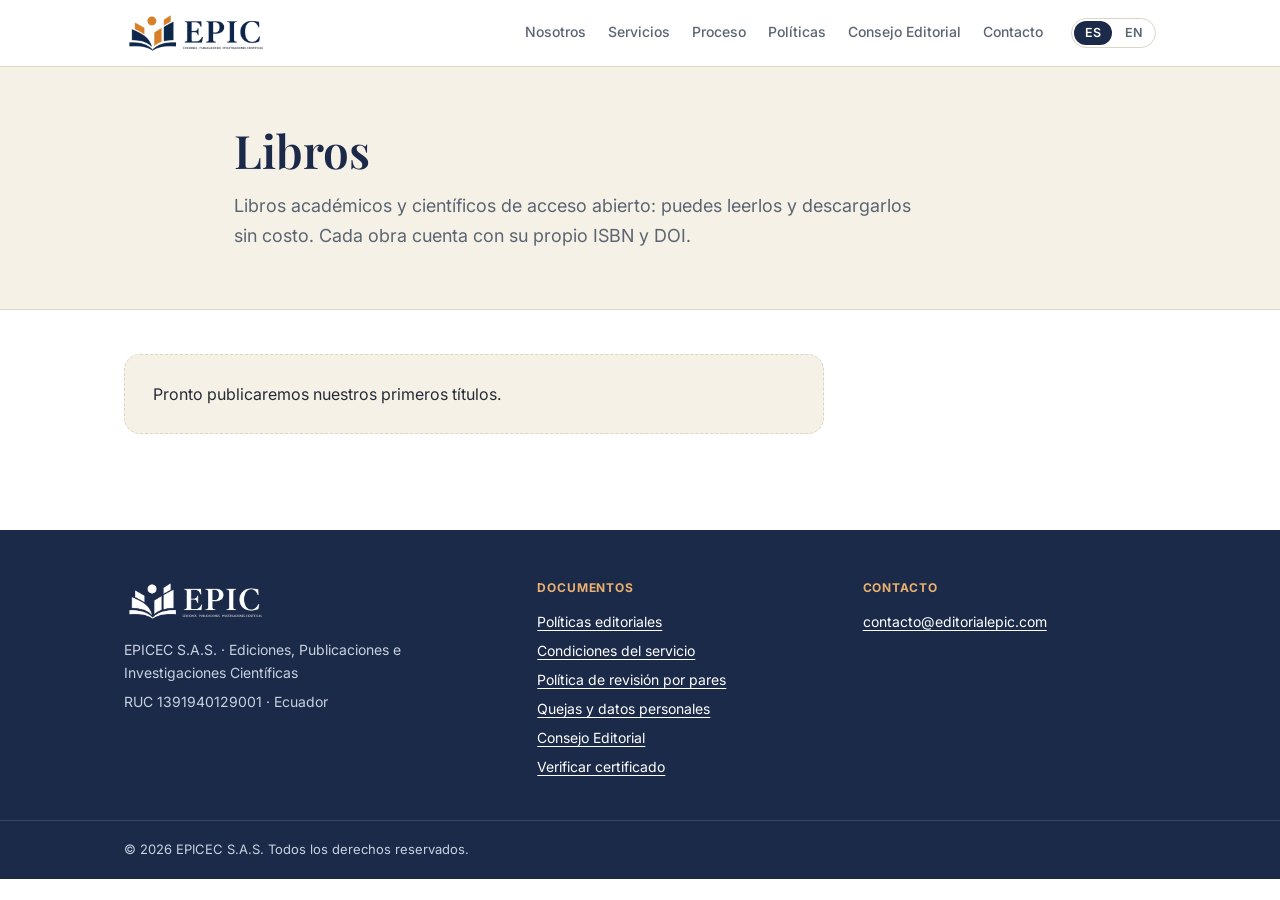
<file: libros/index.html>
<!doctype html>
<html lang="es">
<head>
<meta charset="utf-8">
<meta name="viewport" content="width=device-width, initial-scale=1">
<title>Libros | EPIC</title>
<meta name="description" content="Catálogo de libros académicos de acceso abierto publicados por EPIC.">
<meta name="robots" content="noindex, follow">
<link rel="canonical" href="https://editorialepic.com/libros/">
<meta property="og:type" content="website">
<meta property="og:site_name" content="EPIC">
<meta property="og:locale" content="es_EC">
<meta property="og:title" content="Libros | EPIC">
<meta property="og:description" content="Catálogo de libros académicos de acceso abierto publicados por EPIC.">
<meta property="og:url" content="https://editorialepic.com/libros/">
<meta property="og:image" content="https://editorialepic.com/assets/img/og-image.png">
<meta name="twitter:card" content="summary_large_image">
<meta name="twitter:title" content="Libros | EPIC">
<meta name="twitter:description" content="Catálogo de libros académicos de acceso abierto publicados por EPIC.">
<meta name="twitter:image" content="https://editorialepic.com/assets/img/og-image.png">
<link rel="icon" href="/favicon.ico" sizes="48x48">
<link rel="icon" type="image/png" sizes="32x32" href="/assets/img/favicon-32.png">
<link rel="apple-touch-icon" href="/assets/img/apple-touch-icon.png">
<link rel="preconnect" href="https://fonts.googleapis.com">
<link rel="preconnect" href="https://fonts.gstatic.com" crossorigin>
<link href="https://fonts.googleapis.com/css2?family=Inter:wght@400;500;600&family=Playfair+Display:wght@600&display=swap" rel="stylesheet">
<link rel="stylesheet" href="/assets/css/site.css">
</head>
<body>
<a class="saltar" href="#contenido">Saltar al contenido</a>
<nav class="nav" aria-label="Principal">
  <div class="wrap">
    <a class="marca" href="/"><img src="/assets/img/logo-color.png" alt="EPIC, Ediciones, Publicaciones e Investigaciones Científicas" width="900" height="288"></a>
    <ul>
      <li><a href="/#nosotros">Nosotros</a></li>
      <li><a href="/#servicios">Servicios</a></li>
      <li><a href="/#coedicion">Proceso</a></li>
      <li><a href="/politicas-editoriales/">Políticas</a></li>
      <li><a href="/consejo-editorial/">Consejo Editorial</a></li>
      <li><a href="/#contacto">Contacto</a></li>
      <li class="idioma"><span aria-label="Español (idioma actual)">ES</span><a href="/en/books/" hreflang="en" lang="en" aria-label="English">EN</a></li>
    </ul>
  </div>
</nav>

<main id="contenido">
  <header class="cabecera">
    <div class="wrap">
      <h1>Libros</h1>
      <p class="entradilla">Libros académicos y científicos de acceso abierto: puedes leerlos y descargarlos sin costo. Cada obra cuenta con su propio ISBN y DOI.</p>
    </div>
  </header>
  <div class="doc">
    <p id="vacio" class="estado-vacio" style="max-width:70ch;">Pronto publicaremos nuestros primeros títulos.</p>
    <div class="grid g3" id="libros"></div>
  </div>
</main>
<script>
(function () {
  var cont = document.getElementById("libros");
  fetch("/libros.json", { cache: "no-cache" }).then(function (r) { return r.json(); }).then(function (data) {
    var libros = (data && data.libros) || [];
    if (!libros.length) return;
    document.getElementById("vacio").remove();
    libros.forEach(function (l) {
      var card = document.createElement("article"); card.className = "libro";
      if (l.portada) { var im = document.createElement("img"); im.src = l.portada; im.alt = "Portada de " + l.titulo; im.loading = "lazy"; card.appendChild(im); }
      var h = document.createElement("h3"); h.textContent = l.titulo; card.appendChild(h);
      var p = document.createElement("p"); p.textContent = [(l.autores || []).join(", "), l.anio].filter(Boolean).join(" · "); card.appendChild(p);
      if (l.isbn) { var i = document.createElement("p"); i.textContent = "ISBN " + l.isbn; card.appendChild(i); }
      var ac = document.createElement("div"); ac.className = "acciones";
      function add(t, href, main) { if (!href) return; var a = document.createElement("a"); a.href = href; a.textContent = t; a.className = "btn " + (main ? "btn-tinta" : "btn-borde"); a.style.padding = "9px 16px"; a.style.fontSize = "14px"; ac.appendChild(a); }
      add("Leer o descargar", l.pdf || l.zenodo, true);
      if (l.doi) add("DOI", "https://doi.org/" + l.doi, false);
      card.appendChild(ac); cont.appendChild(card);
    });
  }).catch(function () {});
})();
</script>
<footer class="pie">
  <div class="wrap">
    <div>
      <img src="/assets/img/logo-blanco.png" alt="EPIC, Ediciones, Publicaciones e Investigaciones Científicas" width="900" height="290">
      <p>EPICEC S.A.S. · Ediciones, Publicaciones e Investigaciones Científicas</p>
      <p>RUC 1391940129001 · Ecuador</p>
    </div>
    <div>
      <h4>Documentos</h4>
      <ul>
        <li><a href="/politicas-editoriales/">Políticas editoriales</a></li>
        <li><a href="/politicas-editoriales/#tarifa">Condiciones del servicio</a></li>
        <li><a href="/politicas-editoriales/#revision">Política de revisión por pares</a></li>
        <li><a href="/politicas-editoriales/#quejas">Quejas y datos personales</a></li>
        <li><a href="/consejo-editorial/">Consejo Editorial</a></li>
        <li><a href="/verificar/">Verificar certificado</a></li>
      </ul>
    </div>
    <div>
      <h4>Contacto</h4>
      <p><a href="mailto:contacto@editorialepic.com">contacto@editorialepic.com</a></p>
    </div>
  </div>
  <div class="legal"><div class="wrap">&copy; 2026 EPICEC S.A.S. Todos los derechos reservados.</div></div>
</footer>
</body>
</html>
</file>
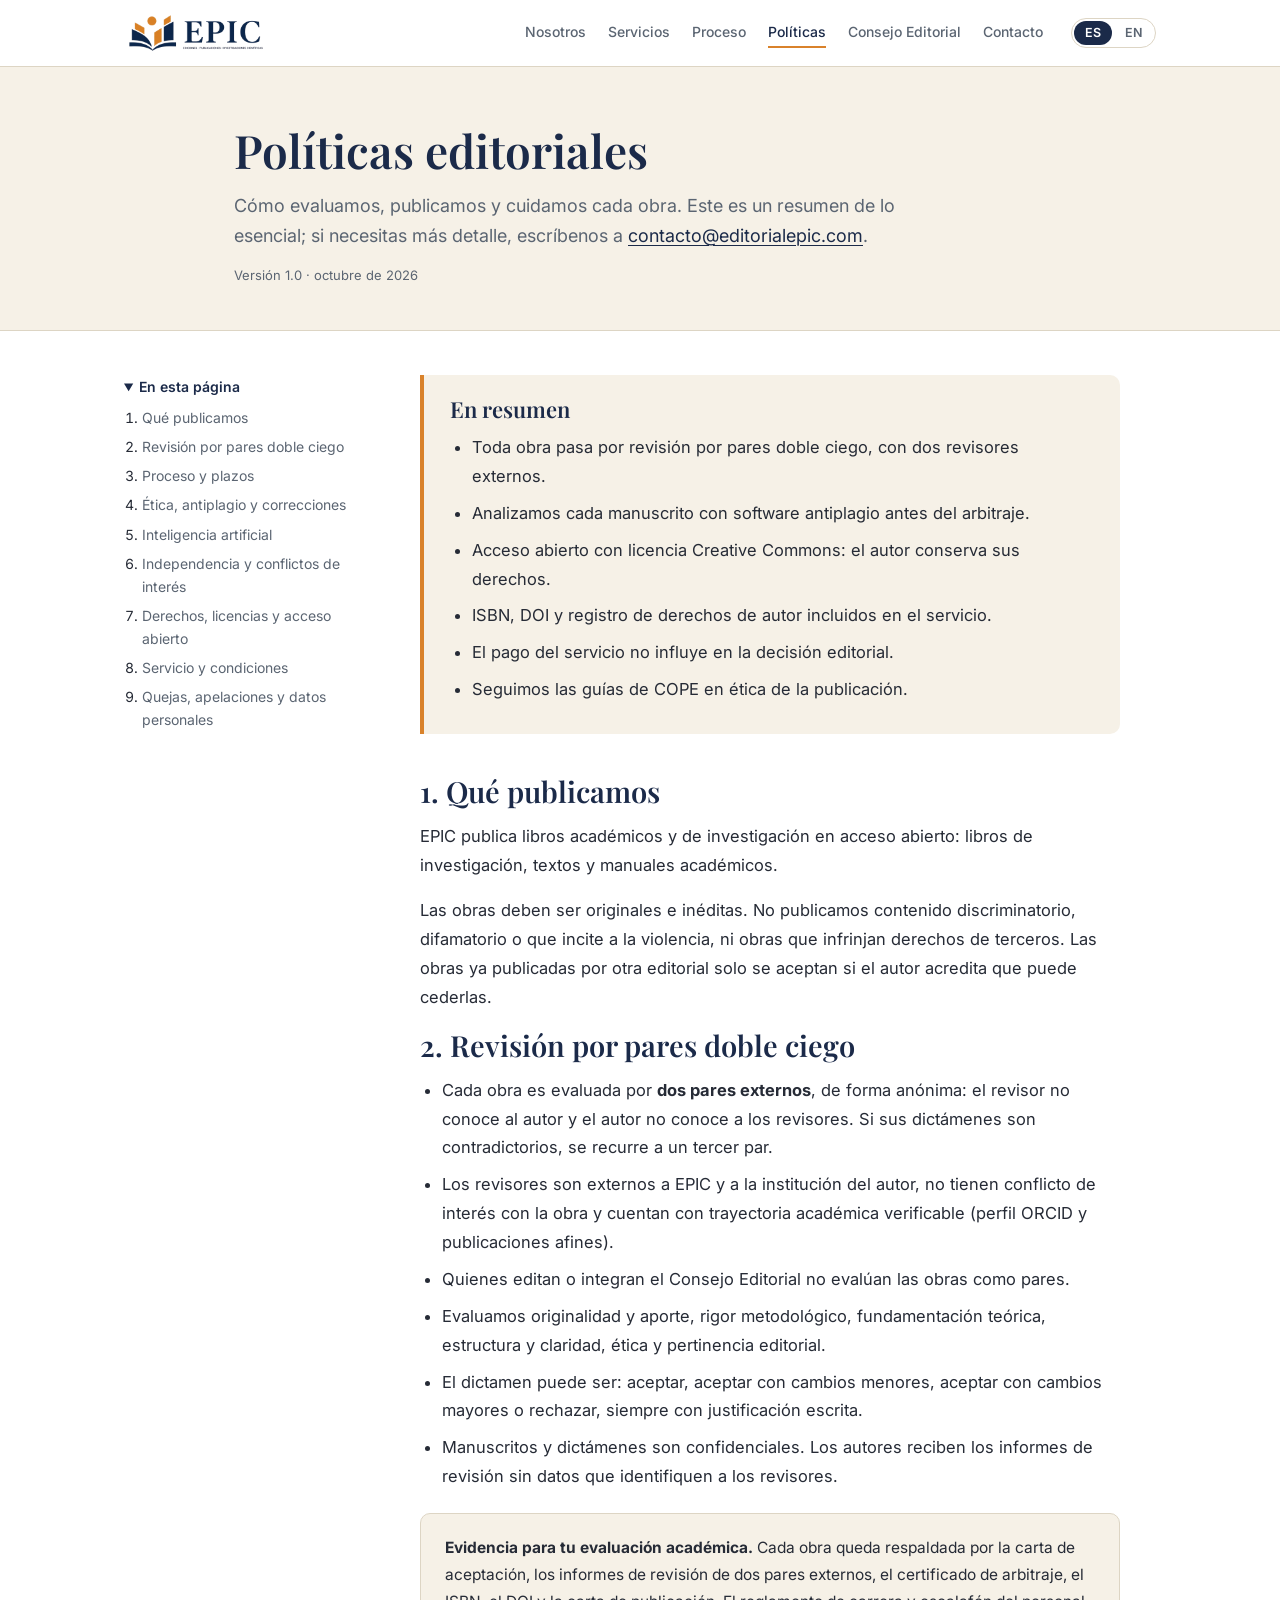
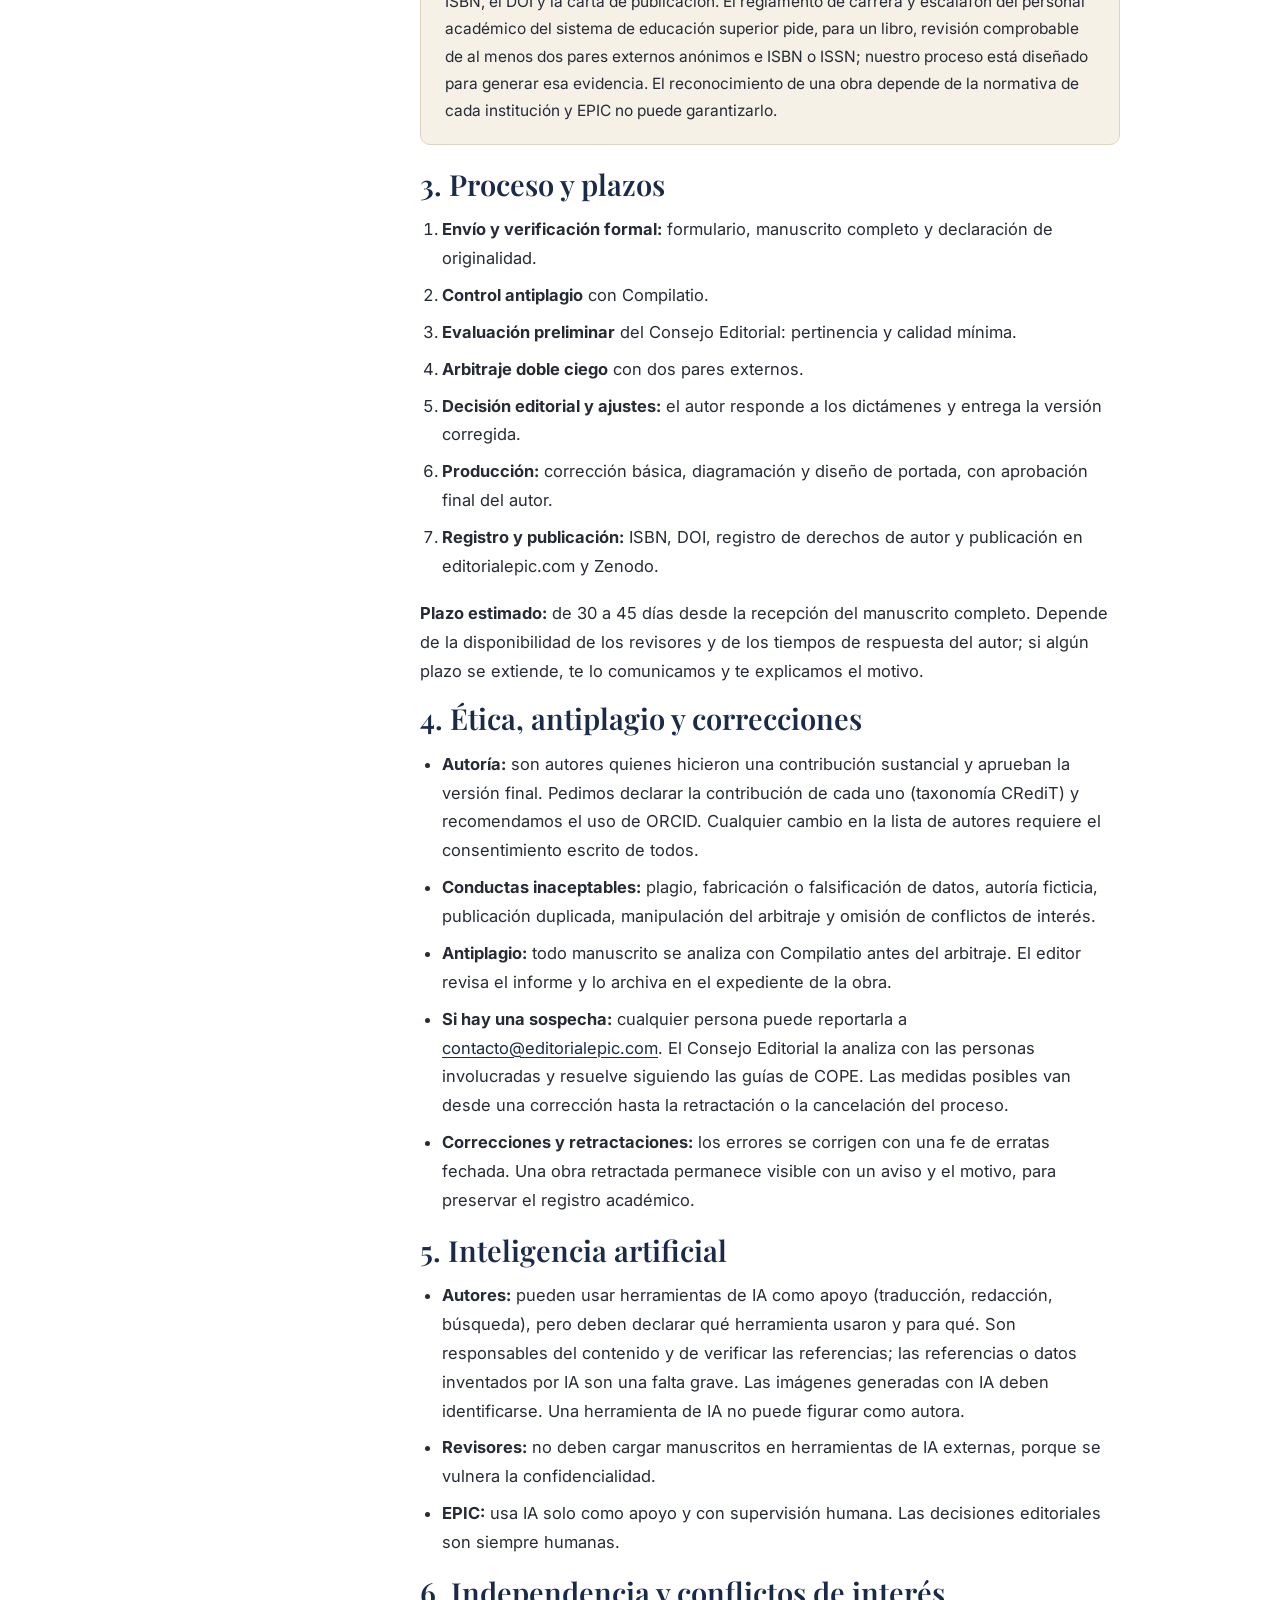
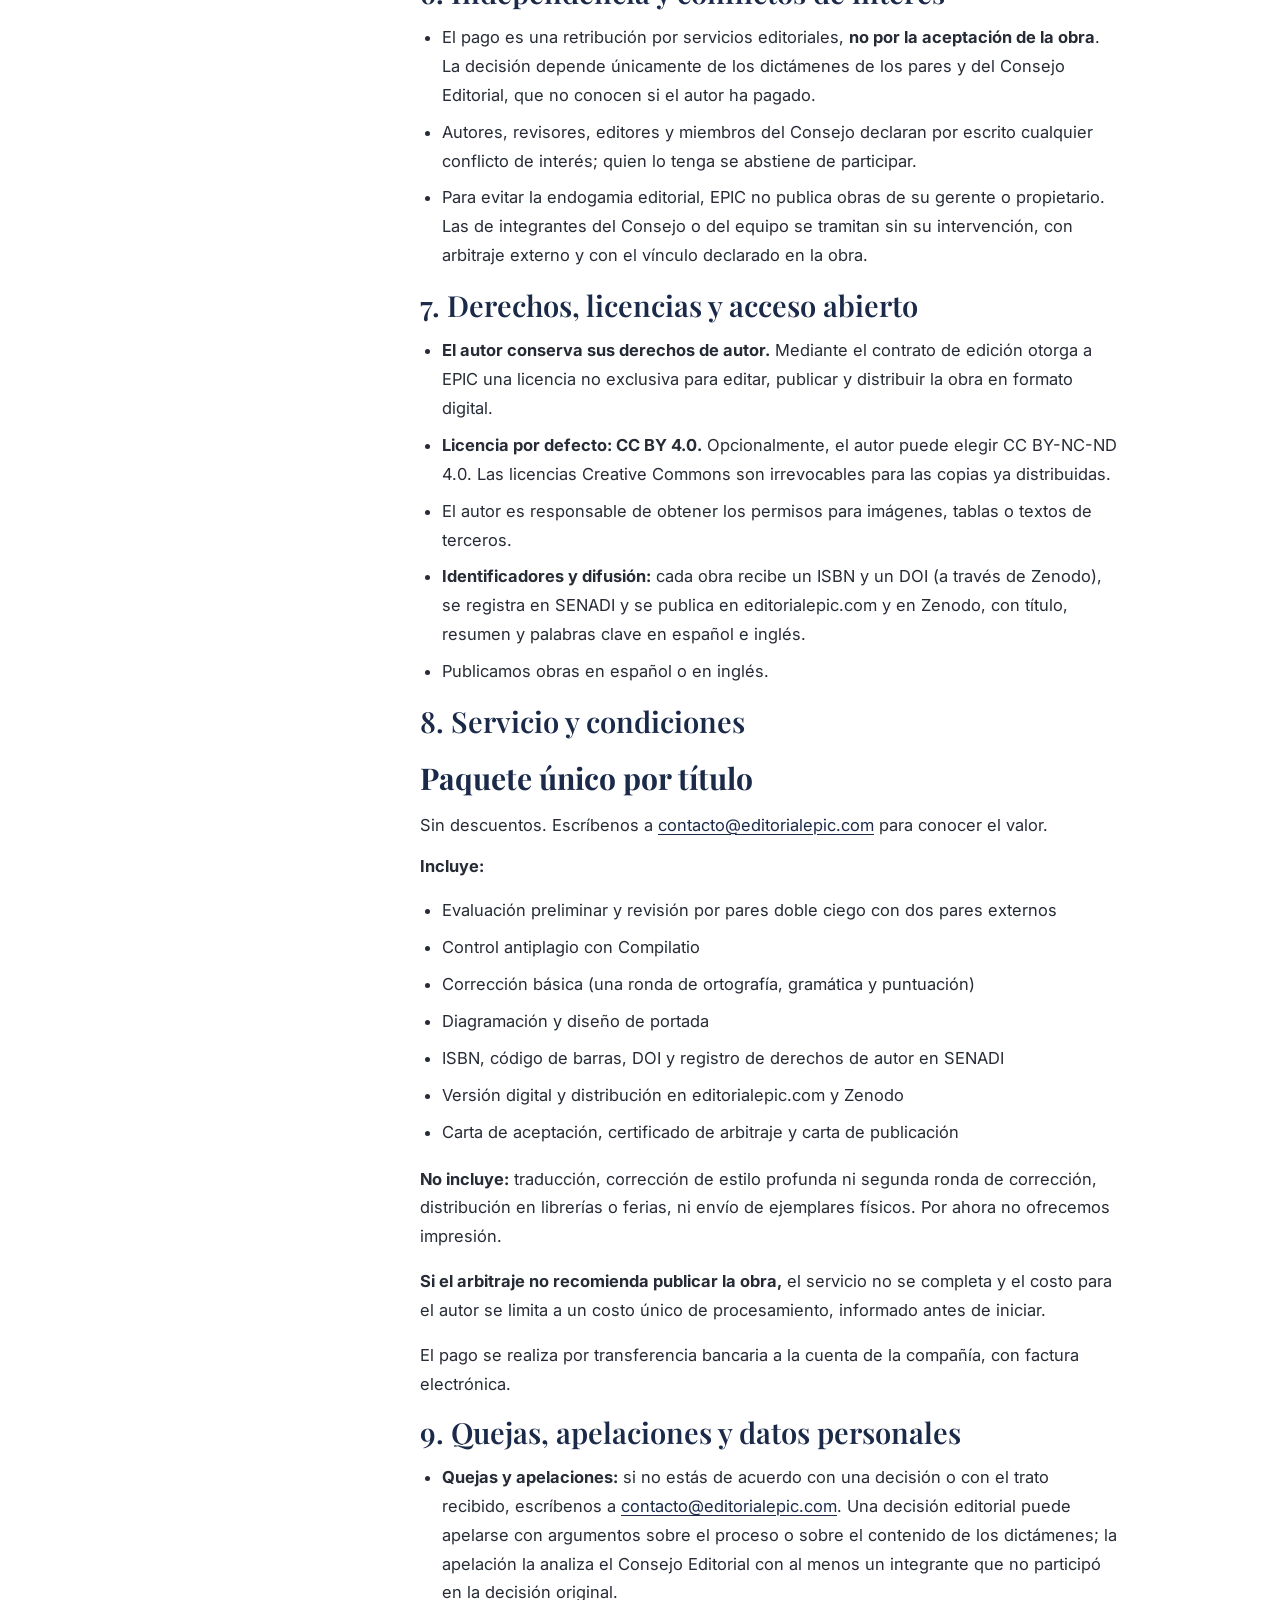
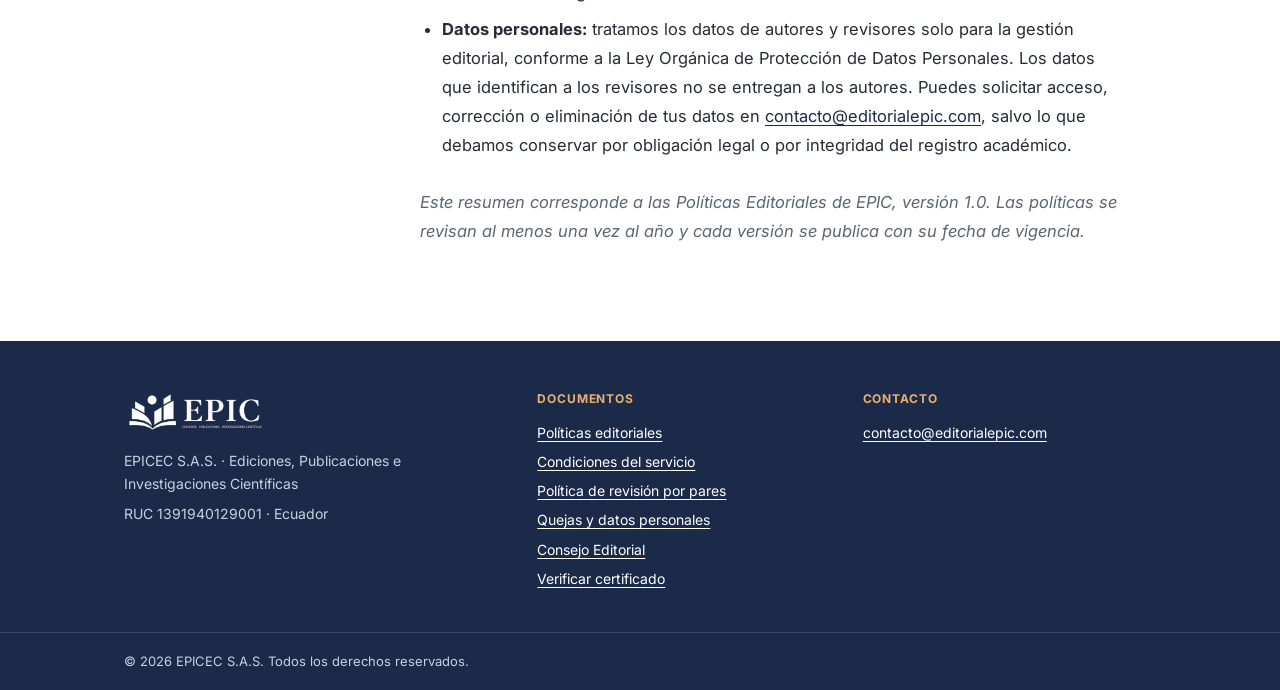
<file: politicas-editoriales/index.html>
<!doctype html>
<html lang="es">
<head>
<meta charset="utf-8">
<meta name="viewport" content="width=device-width, initial-scale=1">
<title>Políticas editoriales | EPIC</title>
<meta name="description" content="Cómo evalúa y publica EPIC: revisión por pares doble ciego, ética, antiplagio, licencias de acceso abierto y condiciones del servicio editorial.">
<link rel="canonical" href="https://editorialepic.com/politicas-editoriales/">
<link rel="alternate" hreflang="es" href="https://editorialepic.com/politicas-editoriales/">
<link rel="alternate" hreflang="en" href="https://editorialepic.com/en/editorial-policies/">
<link rel="alternate" hreflang="x-default" href="https://editorialepic.com/politicas-editoriales/">
<meta property="og:type" content="website">
<meta property="og:site_name" content="EPIC">
<meta property="og:locale" content="es_EC">
<meta property="og:locale:alternate" content="en_US">
<meta property="og:title" content="Políticas editoriales | EPIC">
<meta property="og:description" content="Cómo evalúa y publica EPIC: revisión por pares doble ciego, ética, antiplagio, licencias de acceso abierto y condiciones del servicio editorial.">
<meta property="og:url" content="https://editorialepic.com/politicas-editoriales/">
<meta property="og:image" content="https://editorialepic.com/assets/img/og-image.png">
<meta name="twitter:card" content="summary_large_image">
<meta name="twitter:title" content="Políticas editoriales | EPIC">
<meta name="twitter:description" content="Cómo evalúa y publica EPIC: revisión por pares doble ciego, ética, antiplagio, licencias de acceso abierto y condiciones del servicio editorial.">
<meta name="twitter:image" content="https://editorialepic.com/assets/img/og-image.png">
<link rel="icon" href="/favicon.ico" sizes="48x48">
<link rel="icon" type="image/png" sizes="32x32" href="/assets/img/favicon-32.png">
<link rel="apple-touch-icon" href="/assets/img/apple-touch-icon.png">
<link rel="preconnect" href="https://fonts.googleapis.com">
<link rel="preconnect" href="https://fonts.gstatic.com" crossorigin>
<link href="https://fonts.googleapis.com/css2?family=Inter:wght@400;500;600&family=Playfair+Display:wght@600&display=swap" rel="stylesheet">
<link rel="stylesheet" href="/assets/css/site.css">
</head>
<body>
<a class="saltar" href="#contenido">Saltar al contenido</a>
<nav class="nav" aria-label="Principal">
  <div class="wrap">
    <a class="marca" href="/"><img src="/assets/img/logo-color.png" alt="EPIC, Ediciones, Publicaciones e Investigaciones Científicas" width="900" height="288"></a>
    <ul>
      <li><a href="/#nosotros">Nosotros</a></li>
      <li><a href="/#servicios">Servicios</a></li>
      <li><a href="/#coedicion">Proceso</a></li>
      <li><a href="/politicas-editoriales/" aria-current="page">Políticas</a></li>
      <li><a href="/consejo-editorial/">Consejo Editorial</a></li>
      <li><a href="/#contacto">Contacto</a></li>
      <li class="idioma"><span aria-label="Español (idioma actual)">ES</span><a href="/en/editorial-policies/" hreflang="en" lang="en" aria-label="English">EN</a></li>
    </ul>
  </div>
</nav>

<main id="contenido">
  <header class="cabecera">
    <div class="wrap">
      <h1>Políticas editoriales</h1>
      <p class="entradilla">Cómo evaluamos, publicamos y cuidamos cada obra. Este es un resumen de lo esencial; si necesitas más detalle, escríbenos a <a href="mailto:contacto@editorialepic.com">contacto@editorialepic.com</a>.</p>
      <p class="version">Versión 1.0 · octubre de 2026</p>
    </div>
  </header>

  <div class="doc con-indice">
    <aside class="indice" aria-label="Índice de la página">
      <details id="indice-det">
        <summary>En esta página</summary>
        <ol>
        <li><a href="#publicamos">Qué publicamos</a></li>
        <li><a href="#revision">Revisión por pares doble ciego</a></li>
        <li><a href="#proceso">Proceso y plazos</a></li>
        <li><a href="#etica">Ética, antiplagio y correcciones</a></li>
        <li><a href="#ia">Inteligencia artificial</a></li>
        <li><a href="#independencia">Independencia y conflictos de interés</a></li>
        <li><a href="#derechos">Derechos, licencias y acceso abierto</a></li>
        <li><a href="#tarifa">Servicio y condiciones</a></li>
        <li><a href="#quejas">Quejas, apelaciones y datos personales</a></li>
        </ol>
      </details>
    </aside>

    <article class="texto">
      <section class="resumen" aria-labelledby="resumen" style="padding:22px 26px;">
        <h2 id="resumen">En resumen</h2>
        <ul>
          <li>Toda obra pasa por revisión por pares doble ciego, con dos revisores externos.</li>
          <li>Analizamos cada manuscrito con software antiplagio antes del arbitraje.</li>
          <li>Acceso abierto con licencia Creative Commons: el autor conserva sus derechos.</li>
          <li>ISBN, DOI y registro de derechos de autor incluidos en el servicio.</li>
          <li>El pago del servicio no influye en la decisión editorial.</li>
          <li>Seguimos las guías de COPE en ética de la publicación.</li>
        </ul>
      </section>

      <section id="publicamos" aria-labelledby="h-publicamos" style="padding:0;">
        <h2 id="h-publicamos">1. Qué publicamos</h2>
        <p>EPIC publica libros académicos y de investigación en acceso abierto: libros de investigación, textos y manuales académicos.</p>
        <p>Las obras deben ser originales e inéditas. No publicamos contenido discriminatorio, difamatorio o que incite a la violencia, ni obras que infrinjan derechos de terceros. Las obras ya publicadas por otra editorial solo se aceptan si el autor acredita que puede cederlas.</p>
      </section>

      <section id="revision" aria-labelledby="h-revision" style="padding:0;">
        <h2 id="h-revision">2. Revisión por pares doble ciego</h2>
        <ul>
          <li>Cada obra es evaluada por <strong>dos pares externos</strong>, de forma anónima: el revisor no conoce al autor y el autor no conoce a los revisores. Si sus dictámenes son contradictorios, se recurre a un tercer par.</li>
          <li>Los revisores son externos a EPIC y a la institución del autor, no tienen conflicto de interés con la obra y cuentan con trayectoria académica verificable (perfil ORCID y publicaciones afines).</li>
          <li>Quienes editan o integran el Consejo Editorial no evalúan las obras como pares.</li>
          <li>Evaluamos originalidad y aporte, rigor metodológico, fundamentación teórica, estructura y claridad, ética y pertinencia editorial.</li>
          <li>El dictamen puede ser: aceptar, aceptar con cambios menores, aceptar con cambios mayores o rechazar, siempre con justificación escrita.</li>
          <li>Manuscritos y dictámenes son confidenciales. Los autores reciben los informes de revisión sin datos que identifiquen a los revisores.</li>
        </ul>
        <div class="destacado">
          <p><strong>Evidencia para tu evaluación académica.</strong> Cada obra queda respaldada por la carta de aceptación, los informes de revisión de dos pares externos, el certificado de arbitraje, el ISBN, el DOI y la carta de publicación. El reglamento de carrera y escalafón del personal académico del sistema de educación superior pide, para un libro, revisión comprobable de al menos dos pares externos anónimos e ISBN o ISSN; nuestro proceso está diseñado para generar esa evidencia. El reconocimiento de una obra depende de la normativa de cada institución y EPIC no puede garantizarlo.</p>
        </div>
      </section>

      <section id="proceso" aria-labelledby="h-proceso" style="padding:0;">
        <h2 id="h-proceso">3. Proceso y plazos</h2>
        <ol>
          <li><strong>Envío y verificación formal:</strong> formulario, manuscrito completo y declaración de originalidad.</li>
          <li><strong>Control antiplagio</strong> con Compilatio.</li>
          <li><strong>Evaluación preliminar</strong> del Consejo Editorial: pertinencia y calidad mínima.</li>
          <li><strong>Arbitraje doble ciego</strong> con dos pares externos.</li>
          <li><strong>Decisión editorial y ajustes:</strong> el autor responde a los dictámenes y entrega la versión corregida.</li>
          <li><strong>Producción:</strong> corrección básica, diagramación y diseño de portada, con aprobación final del autor.</li>
          <li><strong>Registro y publicación:</strong> ISBN, DOI, registro de derechos de autor y publicación en editorialepic.com y Zenodo.</li>
        </ol>
        <p><strong>Plazo estimado:</strong> de 30 a 45 días desde la recepción del manuscrito completo. Depende de la disponibilidad de los revisores y de los tiempos de respuesta del autor; si algún plazo se extiende, te lo comunicamos y te explicamos el motivo.</p>
      </section>

      <section id="etica" aria-labelledby="h-etica" style="padding:0;">
        <h2 id="h-etica">4. Ética, antiplagio y correcciones</h2>
        <ul>
          <li><strong>Autoría:</strong> son autores quienes hicieron una contribución sustancial y aprueban la versión final. Pedimos declarar la contribución de cada uno (taxonomía CRediT) y recomendamos el uso de ORCID. Cualquier cambio en la lista de autores requiere el consentimiento escrito de todos.</li>
          <li><strong>Conductas inaceptables:</strong> plagio, fabricación o falsificación de datos, autoría ficticia, publicación duplicada, manipulación del arbitraje y omisión de conflictos de interés.</li>
          <li><strong>Antiplagio:</strong> todo manuscrito se analiza con Compilatio antes del arbitraje. El editor revisa el informe y lo archiva en el expediente de la obra.</li>
          <li><strong>Si hay una sospecha:</strong> cualquier persona puede reportarla a <a href="mailto:contacto@editorialepic.com">contacto@editorialepic.com</a>. El Consejo Editorial la analiza con las personas involucradas y resuelve siguiendo las guías de COPE. Las medidas posibles van desde una corrección hasta la retractación o la cancelación del proceso.</li>
          <li><strong>Correcciones y retractaciones:</strong> los errores se corrigen con una fe de erratas fechada. Una obra retractada permanece visible con un aviso y el motivo, para preservar el registro académico.</li>
        </ul>
      </section>

      <section id="ia" aria-labelledby="h-ia" style="padding:0;">
        <h2 id="h-ia">5. Inteligencia artificial</h2>
        <ul>
          <li><strong>Autores:</strong> pueden usar herramientas de IA como apoyo (traducción, redacción, búsqueda), pero deben declarar qué herramienta usaron y para qué. Son responsables del contenido y de verificar las referencias; las referencias o datos inventados por IA son una falta grave. Las imágenes generadas con IA deben identificarse. Una herramienta de IA no puede figurar como autora.</li>
          <li><strong>Revisores:</strong> no deben cargar manuscritos en herramientas de IA externas, porque se vulnera la confidencialidad.</li>
          <li><strong>EPIC:</strong> usa IA solo como apoyo y con supervisión humana. Las decisiones editoriales son siempre humanas.</li>
        </ul>
      </section>

      <section id="independencia" aria-labelledby="h-independencia" style="padding:0;">
        <h2 id="h-independencia">6. Independencia y conflictos de interés</h2>
        <ul>
          <li>El pago es una retribución por servicios editoriales, <strong>no por la aceptación de la obra</strong>. La decisión depende únicamente de los dictámenes de los pares y del Consejo Editorial, que no conocen si el autor ha pagado.</li>
          <li>Autores, revisores, editores y miembros del Consejo declaran por escrito cualquier conflicto de interés; quien lo tenga se abstiene de participar.</li>
          <li>Para evitar la endogamia editorial, EPIC no publica obras de su gerente o propietario. Las de integrantes del Consejo o del equipo se tramitan sin su intervención, con arbitraje externo y con el vínculo declarado en la obra.</li>
        </ul>
      </section>

      <section id="derechos" aria-labelledby="h-derechos" style="padding:0;">
        <h2 id="h-derechos">7. Derechos, licencias y acceso abierto</h2>
        <ul>
          <li><strong>El autor conserva sus derechos de autor.</strong> Mediante el contrato de edición otorga a EPIC una licencia no exclusiva para editar, publicar y distribuir la obra en formato digital.</li>
          <li><strong>Licencia por defecto: CC BY 4.0.</strong> Opcionalmente, el autor puede elegir CC BY-NC-ND 4.0. Las licencias Creative Commons son irrevocables para las copias ya distribuidas.</li>
          <li>El autor es responsable de obtener los permisos para imágenes, tablas o textos de terceros.</li>
          <li><strong>Identificadores y difusión:</strong> cada obra recibe un ISBN y un DOI (a través de Zenodo), se registra en SENADI y se publica en editorialepic.com y en Zenodo, con título, resumen y palabras clave en español e inglés.</li>
          <li>Publicamos obras en español o en inglés.</li>
        </ul>
      </section>

      <section id="tarifa" aria-labelledby="h-tarifa" style="padding:0;">
        <h2 id="h-tarifa">8. Servicio y condiciones</h2>
        <p class="tarifa"><strong>Paquete único por título</strong> <span>Sin descuentos. Escríbenos a <a href="mailto:contacto@editorialepic.com?subject=Consulta%20de%20precio">contacto@editorialepic.com</a> para conocer el valor.</span></p>
        <p><strong>Incluye:</strong></p>
        <ul>
          <li>Evaluación preliminar y revisión por pares doble ciego con dos pares externos</li>
          <li>Control antiplagio con Compilatio</li>
          <li>Corrección básica (una ronda de ortografía, gramática y puntuación)</li>
          <li>Diagramación y diseño de portada</li>
          <li>ISBN, código de barras, DOI y registro de derechos de autor en SENADI</li>
          <li>Versión digital y distribución en editorialepic.com y Zenodo</li>
          <li>Carta de aceptación, certificado de arbitraje y carta de publicación</li>
        </ul>
        <p><strong>No incluye:</strong> traducción, corrección de estilo profunda ni segunda ronda de corrección, distribución en librerías o ferias, ni envío de ejemplares físicos. Por ahora no ofrecemos impresión.</p>
        <p><strong>Si el arbitraje no recomienda publicar la obra,</strong> el servicio no se completa y el costo para el autor se limita a un costo único de procesamiento, informado antes de iniciar.</p>
        <p>El pago se realiza por transferencia bancaria a la cuenta de la compañía, con factura electrónica.</p>
      </section>

      <section id="quejas" aria-labelledby="h-quejas" style="padding:0;">
        <h2 id="h-quejas">9. Quejas, apelaciones y datos personales</h2>
        <ul>
          <li><strong>Quejas y apelaciones:</strong> si no estás de acuerdo con una decisión o con el trato recibido, escríbenos a <a href="mailto:contacto@editorialepic.com">contacto@editorialepic.com</a>. Una decisión editorial puede apelarse con argumentos sobre el proceso o sobre el contenido de los dictámenes; la apelación la analiza el Consejo Editorial con al menos un integrante que no participó en la decisión original.</li>
          <li><strong>Datos personales:</strong> tratamos los datos de autores y revisores solo para la gestión editorial, conforme a la Ley Orgánica de Protección de Datos Personales. Los datos que identifican a los revisores no se entregan a los autores. Puedes solicitar acceso, corrección o eliminación de tus datos en <a href="mailto:contacto@editorialepic.com">contacto@editorialepic.com</a>, salvo lo que debamos conservar por obligación legal o por integridad del registro académico.</li>
        </ul>
      </section>

      <p class="nota"><em>Este resumen corresponde a las Políticas Editoriales de EPIC, versión 1.0. Las políticas se revisan al menos una vez al año y cada versión se publica con su fecha de vigencia.</em></p>
    </article>
  </div>
</main>
<script>
  // En pantallas anchas el índice se muestra abierto; en móvil queda colapsado.
  (function () {
    var d = document.getElementById("indice-det");
    if (d && window.matchMedia("(min-width: 901px)").matches) d.open = true;
  })();
</script>
<footer class="pie">
  <div class="wrap">
    <div>
      <img src="/assets/img/logo-blanco.png" alt="EPIC, Ediciones, Publicaciones e Investigaciones Científicas" width="900" height="290">
      <p>EPICEC S.A.S. · Ediciones, Publicaciones e Investigaciones Científicas</p>
      <p>RUC 1391940129001 · Ecuador</p>
    </div>
    <div>
      <h4>Documentos</h4>
      <ul>
        <li><a href="/politicas-editoriales/">Políticas editoriales</a></li>
        <li><a href="/politicas-editoriales/#tarifa">Condiciones del servicio</a></li>
        <li><a href="/politicas-editoriales/#revision">Política de revisión por pares</a></li>
        <li><a href="/politicas-editoriales/#quejas">Quejas y datos personales</a></li>
        <li><a href="/consejo-editorial/">Consejo Editorial</a></li>
        <li><a href="/verificar/">Verificar certificado</a></li>
      </ul>
    </div>
    <div>
      <h4>Contacto</h4>
      <p><a href="mailto:contacto@editorialepic.com">contacto@editorialepic.com</a></p>
    </div>
  </div>
  <div class="legal"><div class="wrap">&copy; 2026 EPICEC S.A.S. Todos los derechos reservados.</div></div>
</footer>
</body>
</html>
</file>
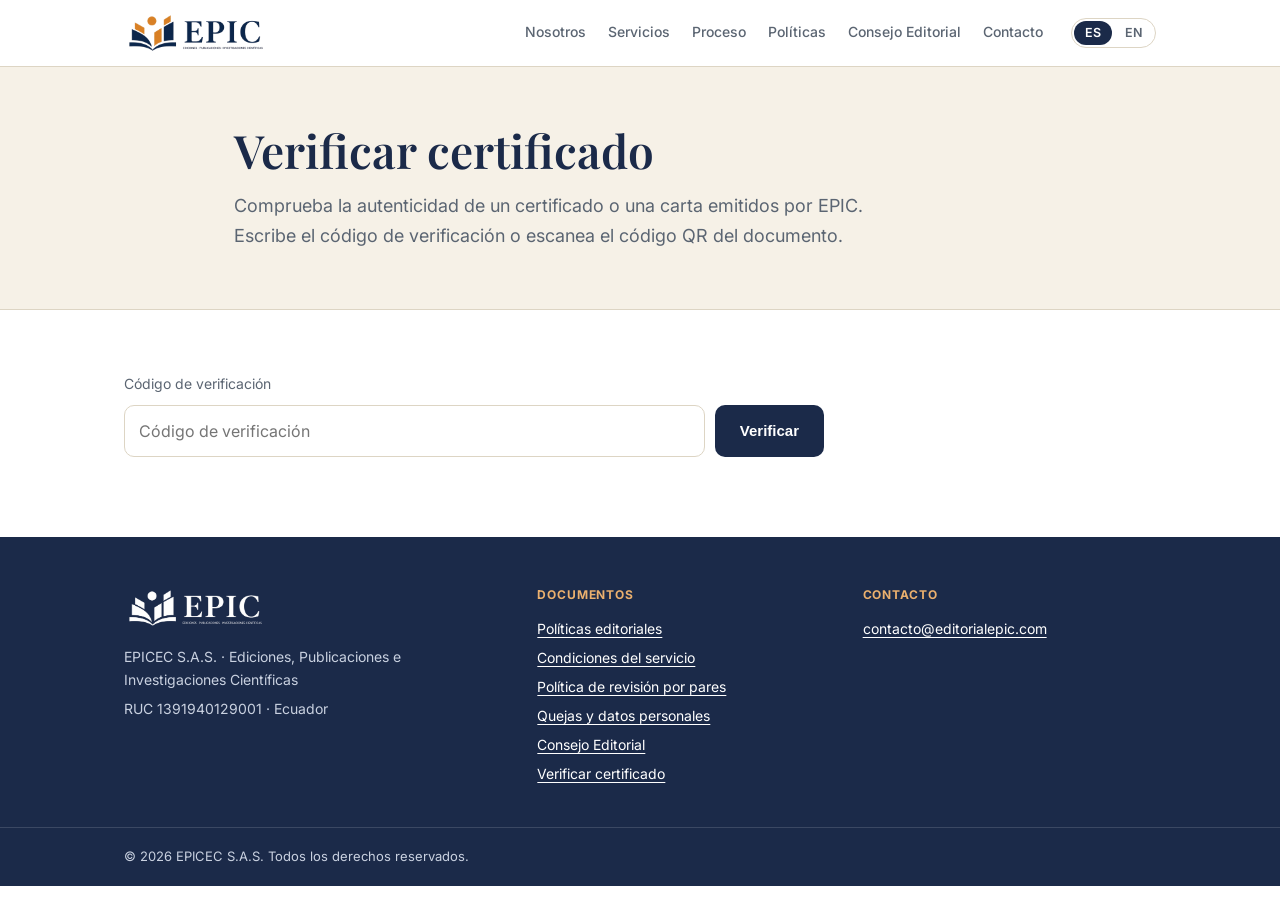
<file: verificar/index.html>
<!doctype html>
<html lang="es">
<head>
<meta charset="utf-8">
<meta name="viewport" content="width=device-width, initial-scale=1">
<title>Verificar certificado | EPIC</title>
<meta name="description" content="Comprueba la autenticidad de un certificado o una carta emitidos por EPIC con su código de verificación.">
<link rel="canonical" href="https://editorialepic.com/verificar/">
<link rel="alternate" hreflang="es" href="https://editorialepic.com/verificar/">
<link rel="alternate" hreflang="en" href="https://editorialepic.com/en/verify/">
<link rel="alternate" hreflang="x-default" href="https://editorialepic.com/verificar/">
<meta property="og:type" content="website">
<meta property="og:site_name" content="EPIC">
<meta property="og:locale" content="es_EC">
<meta property="og:locale:alternate" content="en_US">
<meta property="og:title" content="Verificar certificado | EPIC">
<meta property="og:description" content="Comprueba la autenticidad de un certificado o una carta emitidos por EPIC con su código de verificación.">
<meta property="og:url" content="https://editorialepic.com/verificar/">
<meta property="og:image" content="https://editorialepic.com/assets/img/og-image.png">
<meta name="twitter:card" content="summary_large_image">
<meta name="twitter:title" content="Verificar certificado | EPIC">
<meta name="twitter:description" content="Comprueba la autenticidad de un certificado o una carta emitidos por EPIC con su código de verificación.">
<meta name="twitter:image" content="https://editorialepic.com/assets/img/og-image.png">
<link rel="icon" href="/favicon.ico" sizes="48x48">
<link rel="icon" type="image/png" sizes="32x32" href="/assets/img/favicon-32.png">
<link rel="apple-touch-icon" href="/assets/img/apple-touch-icon.png">
<link rel="preconnect" href="https://fonts.googleapis.com">
<link rel="preconnect" href="https://fonts.gstatic.com" crossorigin>
<link href="https://fonts.googleapis.com/css2?family=Inter:wght@400;500;600&family=Playfair+Display:wght@600&display=swap" rel="stylesheet">
<link rel="stylesheet" href="/assets/css/site.css">
</head>
<body>
<a class="saltar" href="#contenido">Saltar al contenido</a>
<nav class="nav" aria-label="Principal">
  <div class="wrap">
    <a class="marca" href="/"><img src="/assets/img/logo-color.png" alt="EPIC, Ediciones, Publicaciones e Investigaciones Científicas" width="900" height="288"></a>
    <ul>
      <li><a href="/#nosotros">Nosotros</a></li>
      <li><a href="/#servicios">Servicios</a></li>
      <li><a href="/#coedicion">Proceso</a></li>
      <li><a href="/politicas-editoriales/">Políticas</a></li>
      <li><a href="/consejo-editorial/">Consejo Editorial</a></li>
      <li><a href="/#contacto">Contacto</a></li>
      <li class="idioma"><span aria-label="Español (idioma actual)">ES</span><a href="/en/verify/" hreflang="en" lang="en" aria-label="English">EN</a></li>
    </ul>
  </div>
</nav>

<main id="contenido">
  <header class="cabecera">
    <div class="wrap">
      <h1>Verificar certificado</h1>
      <p class="entradilla">Comprueba la autenticidad de un certificado o una carta emitidos por EPIC. Escribe el código de verificación o escanea el código QR del documento.</p>
    </div>
  </header>
  <div class="doc">
    <div class="texto">
      <form class="buscador" id="form" role="search" aria-label="Verificar certificado">
        <label for="codigo" style="flex-basis:100%;font-size:14px;color:var(--pizarra);">Código de verificación</label>
        <input id="codigo" name="id" type="text" autocomplete="off" spellcheck="false" placeholder="Código de verificación">
        <button class="btn btn-tinta" type="submit">Verificar</button>
      </form>
      <div id="resultado" aria-live="polite"></div>
    </div>
  </div>
</main>
<script>
(function () {
  var res = document.getElementById("resultado");
  var inp = document.getElementById("codigo");
  var campos = [["Titular", "titular"], ["Título", "titulo"], ["Autores", "autores"], ["Fecha", "fecha"], ["Tipo", "tipo"], ["ISBN", "isbn"], ["DOI", "doi"]];
  function limpiar() { while (res.firstChild) res.removeChild(res.firstChild); }
  function mensaje(clase, titulo, texto) {
    limpiar();
    var d = document.createElement("div"); d.className = "cert " + clase;
    var h = document.createElement("h2"); h.style.fontSize = "22px"; h.textContent = titulo; d.appendChild(h);
    if (texto) { var p = document.createElement("p"); p.style.margin = "8px 0 0"; p.textContent = texto; d.appendChild(p); }
    res.appendChild(d); return d;
  }
  function buscar(id) {
    id = (id || "").trim();
    if (!id) { limpiar(); return; }
    fetch("/certificados.json", { cache: "no-cache" })
      .then(function (r) { return r.json(); })
      .then(function (data) {
        var lista = (data && data.certificados) || [];
        var c = lista.filter(function (x) { return String(x.id).toLowerCase() === id.toLowerCase(); })[0];
        var anul = ((data && data.anulados) || []).some(function (x) { return String(x).toLowerCase() === id.toLowerCase(); });
        if (!c && anul) { mensaje("anulado", "Anulado", "El documento con el código " + id + " fue anulado y ya no tiene validez. Si tienes dudas, escríbenos a contacto@editorialepic.com."); return; }
        if (!c) { mensaje("invalido", "No encontrado", "No existe un documento con el código «" + id + "». Revisa que esté bien escrito o escríbenos a contacto@editorialepic.com."); return; }
        var d = mensaje("valido", "Documento válido", "Código " + c.id);
        var dl = document.createElement("dl");
        campos.forEach(function (f) {
          var v = c[f[1]]; if (Array.isArray(v)) v = v.join(", ");
          if (!v) return;
          var dt = document.createElement("dt"); dt.textContent = f[0];
          var dd = document.createElement("dd"); dd.textContent = v;
          dl.appendChild(dt); dl.appendChild(dd);
        });
        d.appendChild(dl);
      })
      .catch(function () { mensaje("invalido", "No se pudo consultar", "Inténtalo de nuevo en unos minutos."); });
  }
  document.getElementById("form").addEventListener("submit", function (e) {
    e.preventDefault();
    var id = inp.value.trim();
    history.replaceState(null, "", id ? "?id=" + encodeURIComponent(id) : location.pathname);
    buscar(id);
  });
  var q = new URLSearchParams(location.search).get("id");
  if (q) { inp.value = q; buscar(q); }
})();
</script>
<footer class="pie">
  <div class="wrap">
    <div>
      <img src="/assets/img/logo-blanco.png" alt="EPIC, Ediciones, Publicaciones e Investigaciones Científicas" width="900" height="290">
      <p>EPICEC S.A.S. · Ediciones, Publicaciones e Investigaciones Científicas</p>
      <p>RUC 1391940129001 · Ecuador</p>
    </div>
    <div>
      <h4>Documentos</h4>
      <ul>
        <li><a href="/politicas-editoriales/">Políticas editoriales</a></li>
        <li><a href="/politicas-editoriales/#tarifa">Condiciones del servicio</a></li>
        <li><a href="/politicas-editoriales/#revision">Política de revisión por pares</a></li>
        <li><a href="/politicas-editoriales/#quejas">Quejas y datos personales</a></li>
        <li><a href="/consejo-editorial/">Consejo Editorial</a></li>
        <li><a href="/verificar/">Verificar certificado</a></li>
      </ul>
    </div>
    <div>
      <h4>Contacto</h4>
      <p><a href="mailto:contacto@editorialepic.com">contacto@editorialepic.com</a></p>
    </div>
  </div>
  <div class="legal"><div class="wrap">&copy; 2026 EPICEC S.A.S. Todos los derechos reservados.</div></div>
</footer>
</body>
</html>
</file>
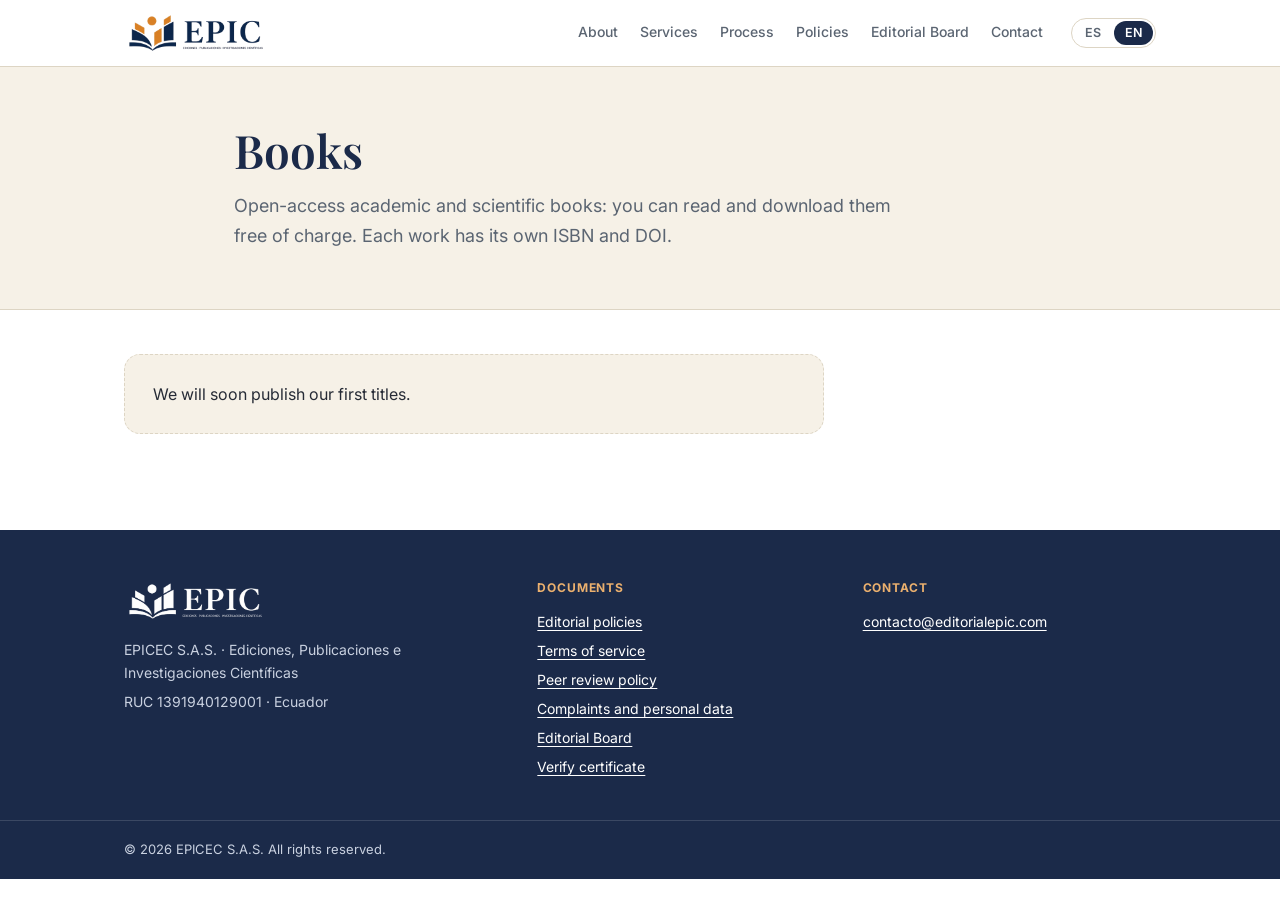
<file: en/books/index.html>
<!doctype html>
<html lang="en">
<head>
<meta charset="utf-8">
<meta name="viewport" content="width=device-width, initial-scale=1">
<title>Books | EPIC</title>
<meta name="description" content="Catalog of open-access academic books published by EPIC.">
<meta name="robots" content="noindex, follow">
<link rel="canonical" href="https://editorialepic.com/en/books/">
<meta property="og:type" content="website">
<meta property="og:site_name" content="EPIC">
<meta property="og:locale" content="en_US">
<meta property="og:title" content="Books | EPIC">
<meta property="og:description" content="Catalog of open-access academic books published by EPIC.">
<meta property="og:url" content="https://editorialepic.com/en/books/">
<meta property="og:image" content="https://editorialepic.com/assets/img/og-image.png">
<meta name="twitter:card" content="summary_large_image">
<meta name="twitter:title" content="Books | EPIC">
<meta name="twitter:description" content="Catalog of open-access academic books published by EPIC.">
<meta name="twitter:image" content="https://editorialepic.com/assets/img/og-image.png">
<link rel="icon" href="/favicon.ico" sizes="48x48">
<link rel="icon" type="image/png" sizes="32x32" href="/assets/img/favicon-32.png">
<link rel="apple-touch-icon" href="/assets/img/apple-touch-icon.png">
<link rel="preconnect" href="https://fonts.googleapis.com">
<link rel="preconnect" href="https://fonts.gstatic.com" crossorigin>
<link href="https://fonts.googleapis.com/css2?family=Inter:wght@400;500;600&family=Playfair+Display:wght@600&display=swap" rel="stylesheet">
<link rel="stylesheet" href="/assets/css/site.css">
</head>
<body>
<a class="saltar" href="#contenido">Skip to content</a>
<nav class="nav" aria-label="Main">
  <div class="wrap">
    <a class="marca" href="/en/"><img src="/assets/img/logo-color.png" alt="EPIC, Ediciones, Publicaciones e Investigaciones Científicas" width="900" height="288"></a>
    <ul>
      <li><a href="/en/#about">About</a></li>
      <li><a href="/en/#services">Services</a></li>
      <li><a href="/en/#process">Process</a></li>
      <li><a href="/en/editorial-policies/">Policies</a></li>
      <li><a href="/en/editorial-board/">Editorial Board</a></li>
      <li><a href="/en/#contact">Contact</a></li>
      <li class="idioma"><a href="/libros/" hreflang="es" lang="es" aria-label="Español">ES</a><span aria-label="English (current language)">EN</span></li>
    </ul>
  </div>
</nav>

<main id="contenido">
  <header class="cabecera">
    <div class="wrap">
      <h1>Books</h1>
      <p class="entradilla">Open-access academic and scientific books: you can read and download them free of charge. Each work has its own ISBN and DOI.</p>
    </div>
  </header>
  <div class="doc">
    <p id="vacio" class="estado-vacio" style="max-width:70ch;">We will soon publish our first titles.</p>
    <div class="grid g3" id="libros"></div>
  </div>
</main>
<script>
(function () {
  var cont = document.getElementById("libros");
  fetch("/libros.json", { cache: "no-cache" }).then(function (r) { return r.json(); }).then(function (data) {
    var libros = (data && data.libros) || [];
    if (!libros.length) return;
    document.getElementById("vacio").remove();
    libros.forEach(function (l) {
      var card = document.createElement("article"); card.className = "libro";
      if (l.portada) { var im = document.createElement("img"); im.src = l.portada; im.alt = "Cover of " + l.titulo; im.loading = "lazy"; card.appendChild(im); }
      var h = document.createElement("h3"); h.textContent = l.titulo; card.appendChild(h);
      var p = document.createElement("p"); p.textContent = [(l.autores || []).join(", "), l.anio].filter(Boolean).join(" · "); card.appendChild(p);
      if (l.isbn) { var i = document.createElement("p"); i.textContent = "ISBN " + l.isbn; card.appendChild(i); }
      var ac = document.createElement("div"); ac.className = "acciones";
      function add(t, href, main) { if (!href) return; var a = document.createElement("a"); a.href = href; a.textContent = t; a.className = "btn " + (main ? "btn-tinta" : "btn-borde"); a.style.padding = "9px 16px"; a.style.fontSize = "14px"; ac.appendChild(a); }
      add("Read or download", l.pdf || l.zenodo, true);
      if (l.doi) add("DOI", "https://doi.org/" + l.doi, false);
      card.appendChild(ac); cont.appendChild(card);
    });
  }).catch(function () {});
})();
</script>
<footer class="pie">
  <div class="wrap">
    <div>
      <img src="/assets/img/logo-blanco.png" alt="EPIC, Ediciones, Publicaciones e Investigaciones Científicas" width="900" height="290">
      <p>EPICEC S.A.S. · Ediciones, Publicaciones e Investigaciones Científicas</p>
      <p>RUC 1391940129001 · Ecuador</p>
    </div>
    <div>
      <h4>Documents</h4>
      <ul>
        <li><a href="/en/editorial-policies/">Editorial policies</a></li>
        <li><a href="/en/editorial-policies/#terms">Terms of service</a></li>
        <li><a href="/en/editorial-policies/#peer-review">Peer review policy</a></li>
        <li><a href="/en/editorial-policies/#complaints">Complaints and personal data</a></li>
        <li><a href="/en/editorial-board/">Editorial Board</a></li>
        <li><a href="/en/verify/">Verify certificate</a></li>
      </ul>
    </div>
    <div>
      <h4>Contact</h4>
      <p><a href="mailto:contacto@editorialepic.com">contacto@editorialepic.com</a></p>
    </div>
  </div>
  <div class="legal"><div class="wrap">&copy; 2026 EPICEC S.A.S. All rights reserved.</div></div>
</footer>
</body>
</html>
</file>
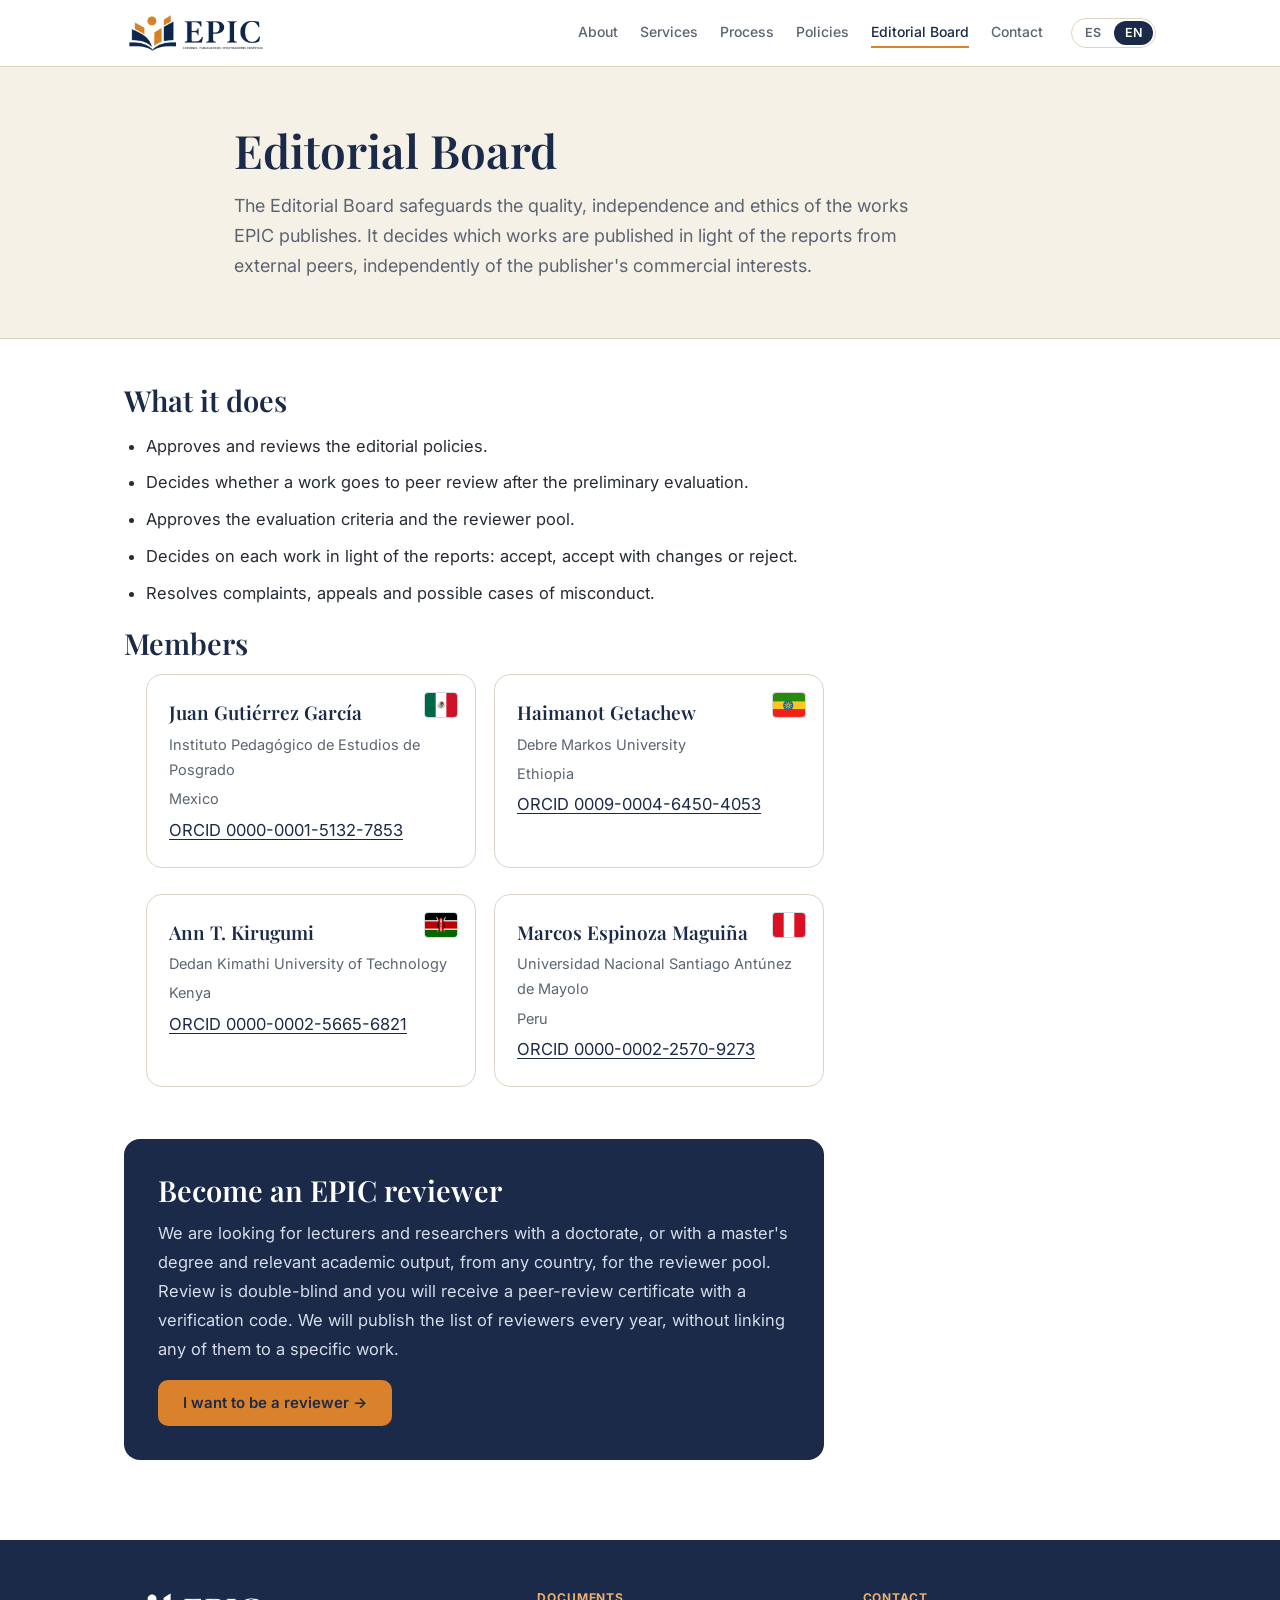
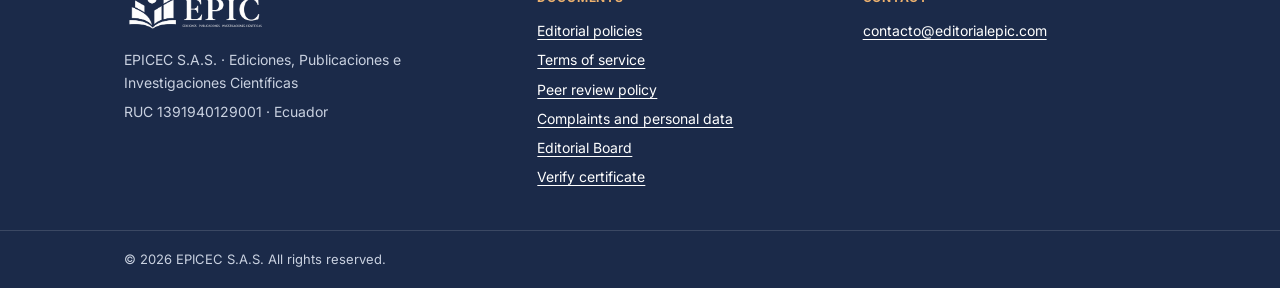
<file: en/editorial-board/index.html>
<!doctype html>
<html lang="en">
<head>
<meta charset="utf-8">
<meta name="viewport" content="width=device-width, initial-scale=1">
<title>Editorial Board | EPIC</title>
<meta name="description" content="EPIC's Editorial Board safeguards the quality, independence and ethics of the works it publishes. Learn about its functions and its members.">
<link rel="canonical" href="https://editorialepic.com/en/editorial-board/">
<link rel="alternate" hreflang="es" href="https://editorialepic.com/consejo-editorial/">
<link rel="alternate" hreflang="en" href="https://editorialepic.com/en/editorial-board/">
<link rel="alternate" hreflang="x-default" href="https://editorialepic.com/consejo-editorial/">
<meta property="og:type" content="website">
<meta property="og:site_name" content="EPIC">
<meta property="og:locale" content="en_US">
<meta property="og:locale:alternate" content="es_EC">
<meta property="og:title" content="Editorial Board | EPIC">
<meta property="og:description" content="EPIC's Editorial Board safeguards the quality, independence and ethics of the works it publishes. Learn about its functions and its members.">
<meta property="og:url" content="https://editorialepic.com/en/editorial-board/">
<meta property="og:image" content="https://editorialepic.com/assets/img/og-image.png">
<meta name="twitter:card" content="summary_large_image">
<meta name="twitter:title" content="Editorial Board | EPIC">
<meta name="twitter:description" content="EPIC's Editorial Board safeguards the quality, independence and ethics of the works it publishes. Learn about its functions and its members.">
<meta name="twitter:image" content="https://editorialepic.com/assets/img/og-image.png">
<link rel="icon" href="/favicon.ico" sizes="48x48">
<link rel="icon" type="image/png" sizes="32x32" href="/assets/img/favicon-32.png">
<link rel="apple-touch-icon" href="/assets/img/apple-touch-icon.png">
<link rel="preconnect" href="https://fonts.googleapis.com">
<link rel="preconnect" href="https://fonts.gstatic.com" crossorigin>
<link href="https://fonts.googleapis.com/css2?family=Inter:wght@400;500;600&family=Playfair+Display:wght@600&display=swap" rel="stylesheet">
<link rel="stylesheet" href="/assets/css/site.css">
</head>
<body>
<a class="saltar" href="#contenido">Skip to content</a>
<nav class="nav" aria-label="Main">
  <div class="wrap">
    <a class="marca" href="/en/"><img src="/assets/img/logo-color.png" alt="EPIC, Ediciones, Publicaciones e Investigaciones Científicas" width="900" height="288"></a>
    <ul>
      <li><a href="/en/#about">About</a></li>
      <li><a href="/en/#services">Services</a></li>
      <li><a href="/en/#process">Process</a></li>
      <li><a href="/en/editorial-policies/">Policies</a></li>
      <li><a href="/en/editorial-board/" aria-current="page">Editorial Board</a></li>
      <li><a href="/en/#contact">Contact</a></li>
      <li class="idioma"><a href="/consejo-editorial/" hreflang="es" lang="es" aria-label="Español">ES</a><span aria-label="English (current language)">EN</span></li>
    </ul>
  </div>
</nav>

<main id="contenido">
  <header class="cabecera">
    <div class="wrap">
      <h1>Editorial Board</h1>
      <p class="entradilla">The Editorial Board safeguards the quality, independence and ethics of the works EPIC publishes. It decides which works are published in light of the reports from external peers, independently of the publisher's commercial interests.</p>
    </div>
  </header>

  <div class="doc">
    <div class="texto">
      <section aria-labelledby="h-does" style="padding:0;">
        <h2 id="h-does">What it does</h2>
        <ul>
          <li>Approves and reviews the editorial policies.</li>
          <li>Decides whether a work goes to peer review after the preliminary evaluation.</li>
          <li>Approves the evaluation criteria and the reviewer pool.</li>
          <li>Decides on each work in light of the reports: accept, accept with changes or reject.</li>
          <li>Resolves complaints, appeals and possible cases of misconduct.</li>
        </ul>
      </section>

      <section aria-labelledby="h-members" style="padding:0;">
        <h2 id="h-members">Members</h2>
        <ul class="miembros">
          <li class="miembro">
            <img class="miembro-bandera" src="/assets/img/flags/mx.png" alt="Mexico" width="32" height="24">
            <h3 class="miembro-nombre">Juan Gutiérrez García</h3>
            <p class="miembro-inst">Instituto Pedagógico de Estudios de Posgrado</p>
            <p class="miembro-pais">Mexico</p>
            <a class="miembro-orcid" href="https://orcid.org/0000-0001-5132-7853" rel="noopener">ORCID 0000-0001-5132-7853</a>
          </li>
          <li class="miembro">
            <img class="miembro-bandera" src="/assets/img/flags/et.png" alt="Ethiopia" width="32" height="24">
            <h3 class="miembro-nombre">Haimanot Getachew</h3>
            <p class="miembro-inst">Debre Markos University</p>
            <p class="miembro-pais">Ethiopia</p>
            <a class="miembro-orcid" href="https://orcid.org/0009-0004-6450-4053" rel="noopener">ORCID 0009-0004-6450-4053</a>
          </li>
          <li class="miembro">
            <img class="miembro-bandera" src="/assets/img/flags/ke.png" alt="Kenya" width="32" height="24">
            <h3 class="miembro-nombre">Ann T. Kirugumi</h3>
            <p class="miembro-inst">Dedan Kimathi University of Technology</p>
            <p class="miembro-pais">Kenya</p>
            <a class="miembro-orcid" href="https://orcid.org/0000-0002-5665-6821" rel="noopener">ORCID 0000-0002-5665-6821</a>
          </li>
          <li class="miembro">
            <img class="miembro-bandera" src="/assets/img/flags/pe.png" alt="Peru" width="32" height="24">
            <h3 class="miembro-nombre">Marcos Espinoza Maguiña</h3>
            <p class="miembro-inst">Universidad Nacional Santiago Antúnez de Mayolo</p>
            <p class="miembro-pais">Peru</p>
            <a class="miembro-orcid" href="https://orcid.org/0000-0002-2570-9273" rel="noopener">ORCID 0000-0002-2570-9273</a>
          </li>
          <!-- MEMBER TEMPLATE. To add another member: uncomment this block, duplicate the <li> for each person and fill it in.
               Roles are not shown: only name, institution, country and ORCID. A photo is optional; if there is none, add nothing. Flag: file assets/img/flags/<ISO-country-code>.png (see LEEME.txt in that folder).
          <li class="miembro">
            <img class="miembro-bandera" src="/assets/img/flags/xx.png" alt="Country" width="32" height="24">
            <h3 class="miembro-nombre">First Last name</h3>
            <p class="miembro-inst">Institution</p>
            <p class="miembro-pais">Country</p>
            <a class="miembro-orcid" href="https://orcid.org/0000-0000-0000-0000" rel="noopener">ORCID 0000-0000-0000-0000</a>
          </li>
          -->
        </ul>
      </section>

      <section class="invitacion" aria-labelledby="h-reviewer" style="padding:34px;">
        <h2 id="h-reviewer">Become an EPIC reviewer</h2>
        <p>We are looking for lecturers and researchers with a doctorate, or with a master's degree and relevant academic output, from any country, for the reviewer pool. Review is double-blind and you will receive a peer-review certificate with a verification code. We will publish the list of reviewers every year, without linking any of them to a specific work.</p>
        <div class="btns"><a class="btn btn-ambar" href="mailto:contacto@editorialepic.com?subject=Reviewer%20registration">I want to be a reviewer →</a></div>
      </section>
    </div>
  </div>
</main>
<footer class="pie">
  <div class="wrap">
    <div>
      <img src="/assets/img/logo-blanco.png" alt="EPIC, Ediciones, Publicaciones e Investigaciones Científicas" width="900" height="290">
      <p>EPICEC S.A.S. · Ediciones, Publicaciones e Investigaciones Científicas</p>
      <p>RUC 1391940129001 · Ecuador</p>
    </div>
    <div>
      <h4>Documents</h4>
      <ul>
        <li><a href="/en/editorial-policies/">Editorial policies</a></li>
        <li><a href="/en/editorial-policies/#terms">Terms of service</a></li>
        <li><a href="/en/editorial-policies/#peer-review">Peer review policy</a></li>
        <li><a href="/en/editorial-policies/#complaints">Complaints and personal data</a></li>
        <li><a href="/en/editorial-board/">Editorial Board</a></li>
        <li><a href="/en/verify/">Verify certificate</a></li>
      </ul>
    </div>
    <div>
      <h4>Contact</h4>
      <p><a href="mailto:contacto@editorialepic.com">contacto@editorialepic.com</a></p>
    </div>
  </div>
  <div class="legal"><div class="wrap">&copy; 2026 EPICEC S.A.S. All rights reserved.</div></div>
</footer>
</body>
</html>
</file>
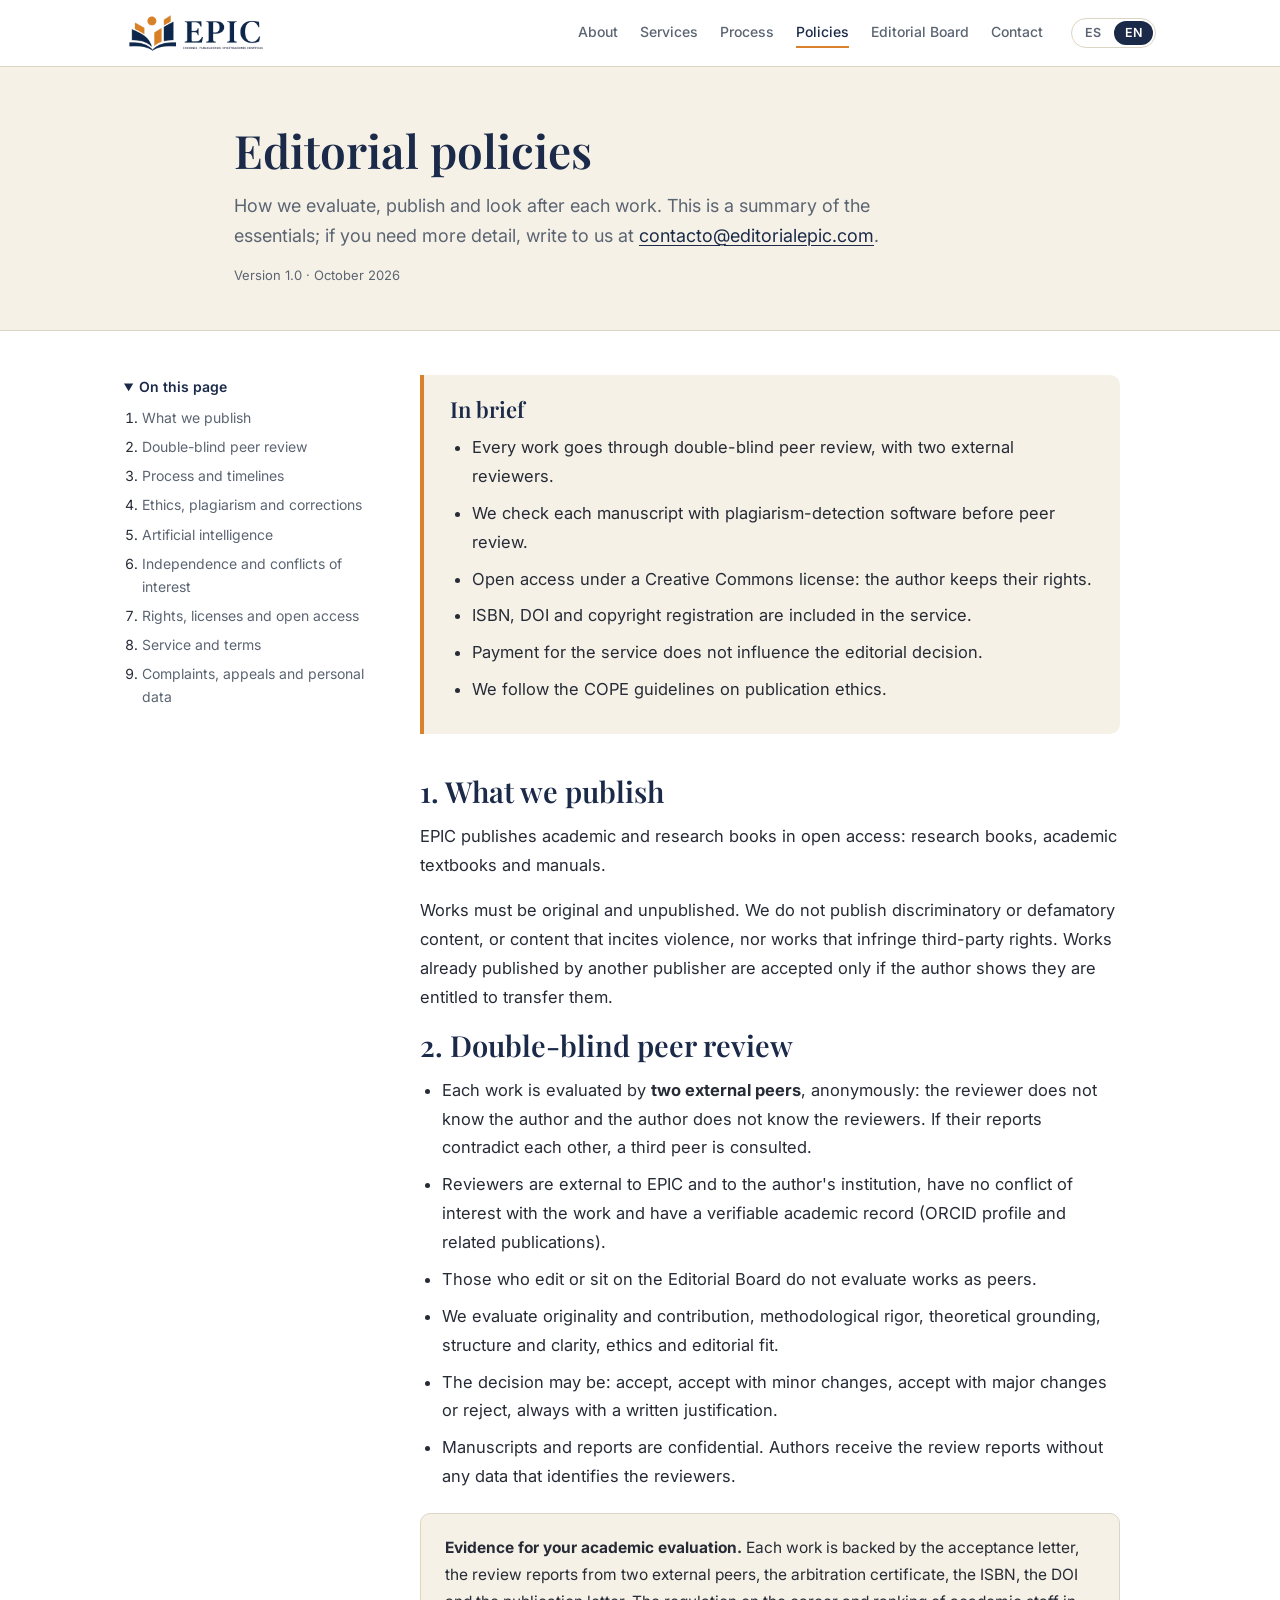
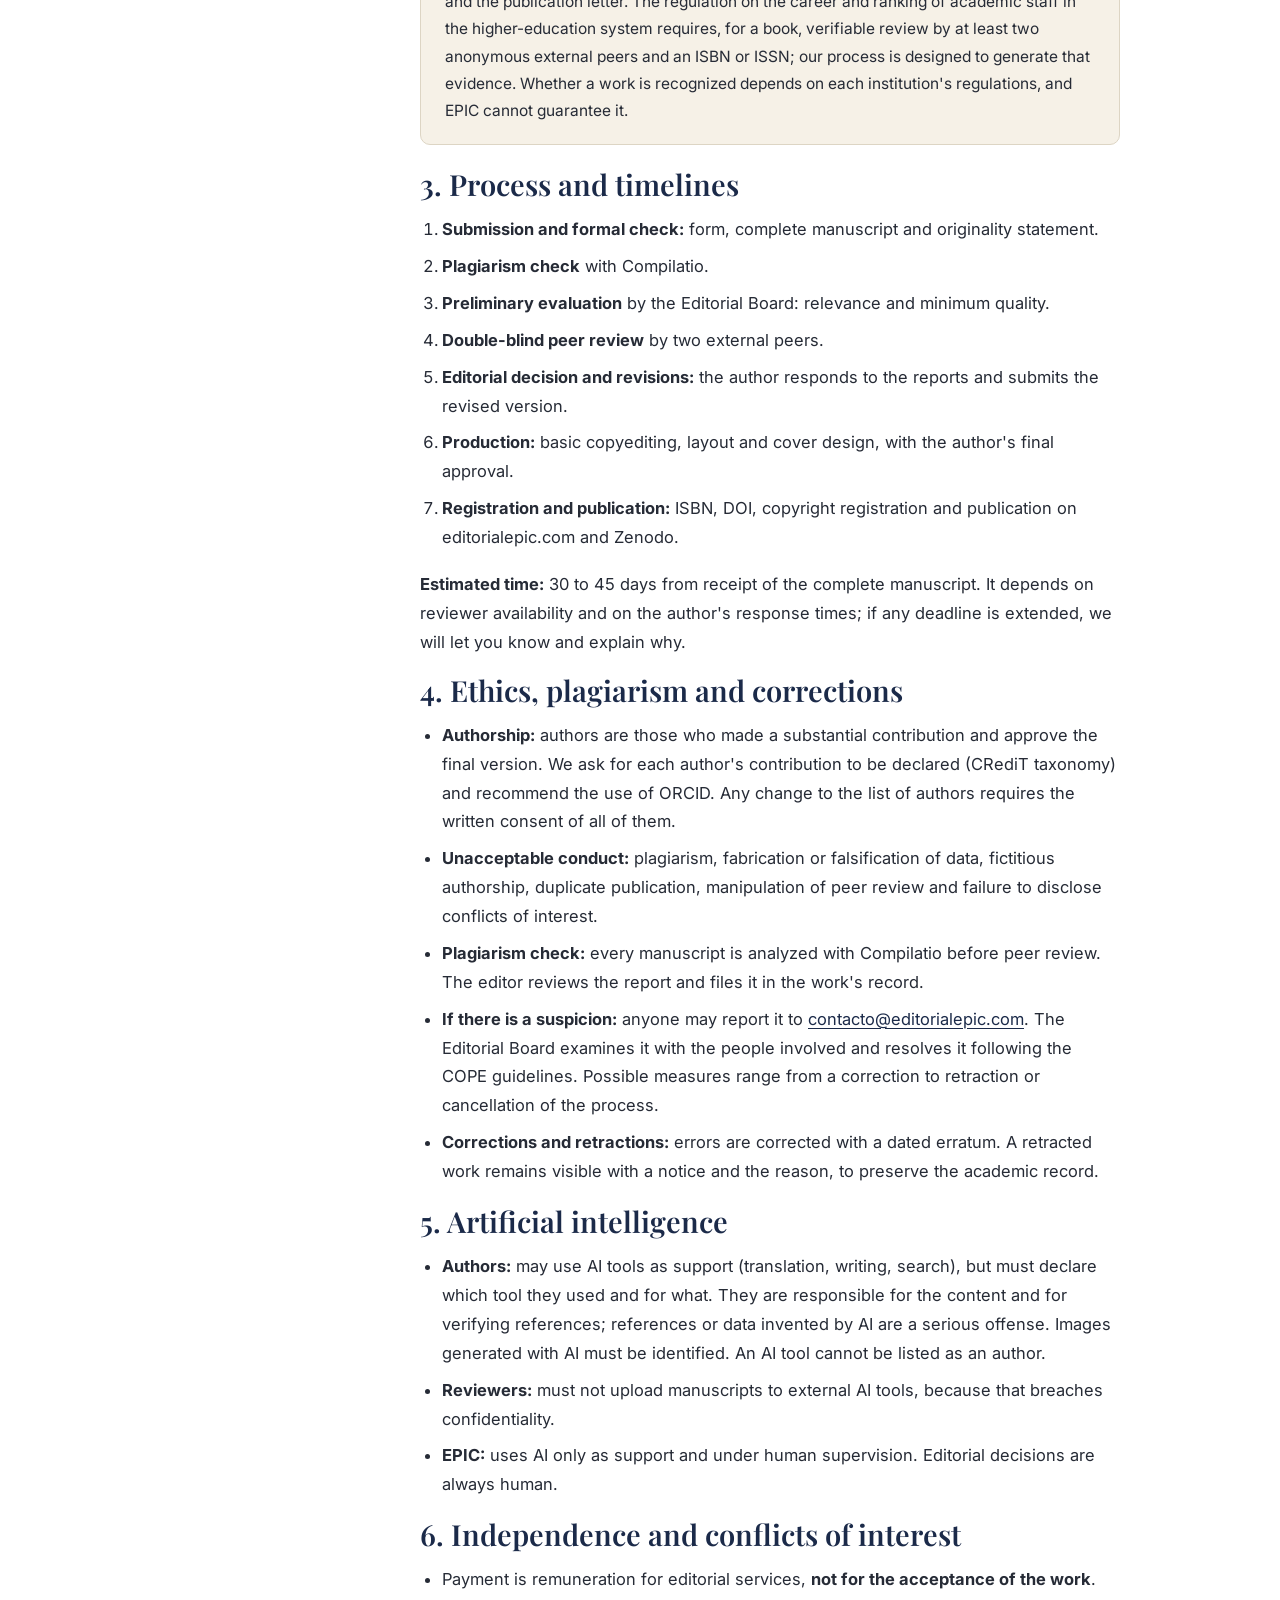
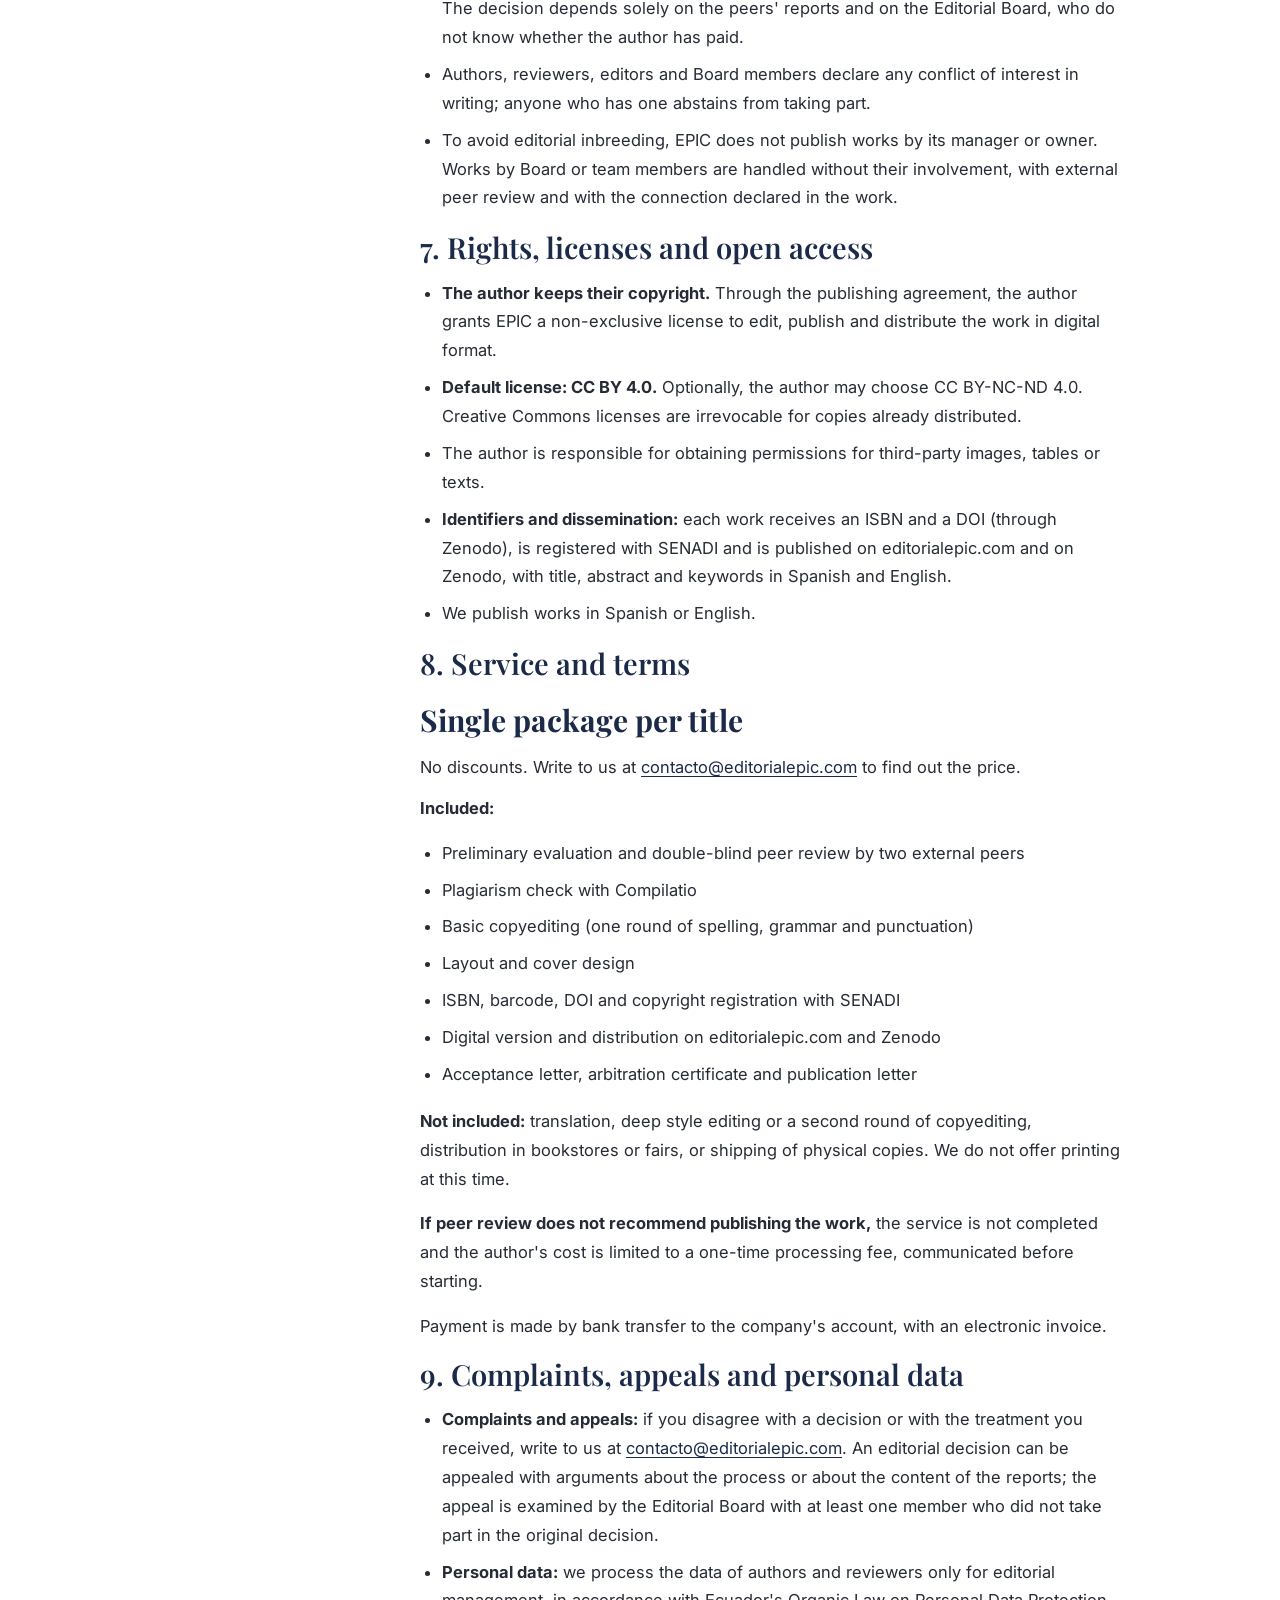
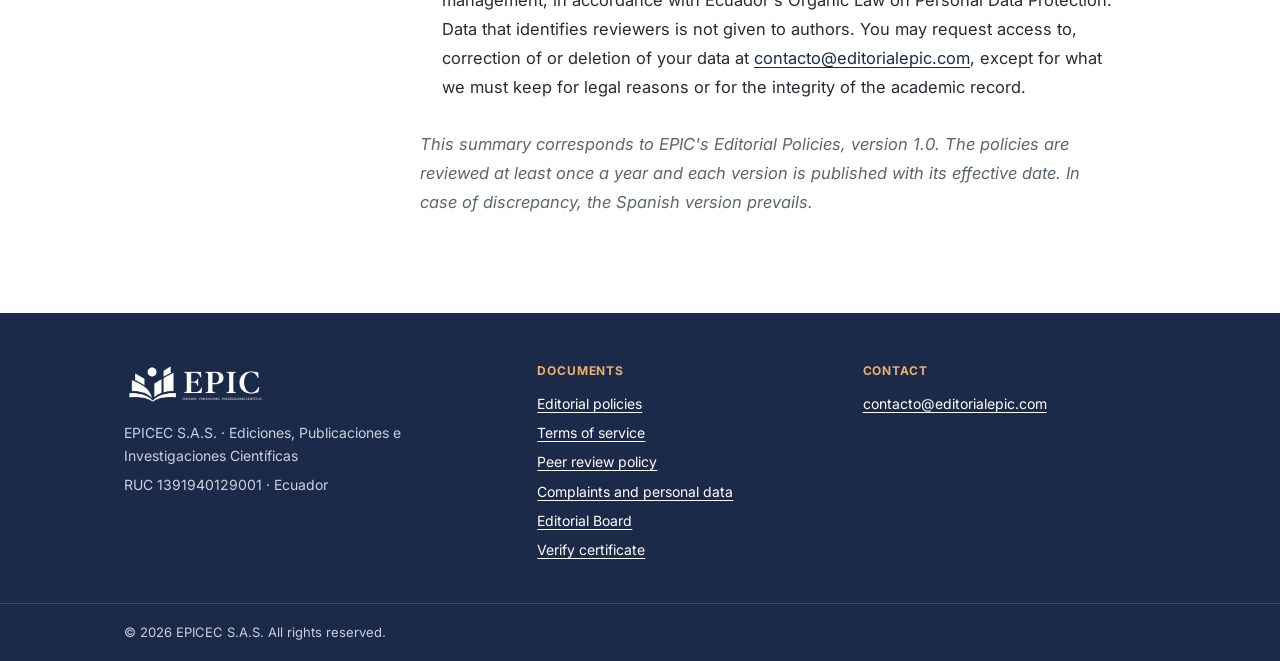
<file: en/editorial-policies/index.html>
<!doctype html>
<html lang="en">
<head>
<meta charset="utf-8">
<meta name="viewport" content="width=device-width, initial-scale=1">
<title>Editorial policies | EPIC</title>
<meta name="description" content="How EPIC evaluates and publishes: double-blind peer review, ethics, plagiarism checks, open-access licenses and the terms of the editorial service.">
<link rel="canonical" href="https://editorialepic.com/en/editorial-policies/">
<link rel="alternate" hreflang="es" href="https://editorialepic.com/politicas-editoriales/">
<link rel="alternate" hreflang="en" href="https://editorialepic.com/en/editorial-policies/">
<link rel="alternate" hreflang="x-default" href="https://editorialepic.com/politicas-editoriales/">
<meta property="og:type" content="website">
<meta property="og:site_name" content="EPIC">
<meta property="og:locale" content="en_US">
<meta property="og:locale:alternate" content="es_EC">
<meta property="og:title" content="Editorial policies | EPIC">
<meta property="og:description" content="How EPIC evaluates and publishes: double-blind peer review, ethics, plagiarism checks, open-access licenses and the terms of the editorial service.">
<meta property="og:url" content="https://editorialepic.com/en/editorial-policies/">
<meta property="og:image" content="https://editorialepic.com/assets/img/og-image.png">
<meta name="twitter:card" content="summary_large_image">
<meta name="twitter:title" content="Editorial policies | EPIC">
<meta name="twitter:description" content="How EPIC evaluates and publishes: double-blind peer review, ethics, plagiarism checks, open-access licenses and the terms of the editorial service.">
<meta name="twitter:image" content="https://editorialepic.com/assets/img/og-image.png">
<link rel="icon" href="/favicon.ico" sizes="48x48">
<link rel="icon" type="image/png" sizes="32x32" href="/assets/img/favicon-32.png">
<link rel="apple-touch-icon" href="/assets/img/apple-touch-icon.png">
<link rel="preconnect" href="https://fonts.googleapis.com">
<link rel="preconnect" href="https://fonts.gstatic.com" crossorigin>
<link href="https://fonts.googleapis.com/css2?family=Inter:wght@400;500;600&family=Playfair+Display:wght@600&display=swap" rel="stylesheet">
<link rel="stylesheet" href="/assets/css/site.css">
</head>
<body>
<a class="saltar" href="#contenido">Skip to content</a>
<nav class="nav" aria-label="Main">
  <div class="wrap">
    <a class="marca" href="/en/"><img src="/assets/img/logo-color.png" alt="EPIC, Ediciones, Publicaciones e Investigaciones Científicas" width="900" height="288"></a>
    <ul>
      <li><a href="/en/#about">About</a></li>
      <li><a href="/en/#services">Services</a></li>
      <li><a href="/en/#process">Process</a></li>
      <li><a href="/en/editorial-policies/" aria-current="page">Policies</a></li>
      <li><a href="/en/editorial-board/">Editorial Board</a></li>
      <li><a href="/en/#contact">Contact</a></li>
      <li class="idioma"><a href="/politicas-editoriales/" hreflang="es" lang="es" aria-label="Español">ES</a><span aria-label="English (current language)">EN</span></li>
    </ul>
  </div>
</nav>

<main id="contenido">
  <header class="cabecera">
    <div class="wrap">
      <h1>Editorial policies</h1>
      <p class="entradilla">How we evaluate, publish and look after each work. This is a summary of the essentials; if you need more detail, write to us at <a href="mailto:contacto@editorialepic.com">contacto@editorialepic.com</a>.</p>
      <p class="version">Version 1.0 · October 2026</p>
    </div>
  </header>

  <div class="doc con-indice">
    <aside class="indice" aria-label="Page index">
      <details id="indice-det">
        <summary>On this page</summary>
        <ol>
        <li><a href="#scope">What we publish</a></li>
        <li><a href="#peer-review">Double-blind peer review</a></li>
        <li><a href="#process">Process and timelines</a></li>
        <li><a href="#ethics">Ethics, plagiarism and corrections</a></li>
        <li><a href="#ai">Artificial intelligence</a></li>
        <li><a href="#independence">Independence and conflicts of interest</a></li>
        <li><a href="#rights">Rights, licenses and open access</a></li>
        <li><a href="#terms">Service and terms</a></li>
        <li><a href="#complaints">Complaints, appeals and personal data</a></li>
        </ol>
      </details>
    </aside>

    <article class="texto">
      <section class="resumen" aria-labelledby="summary" style="padding:22px 26px;">
        <h2 id="summary">In brief</h2>
        <ul>
          <li>Every work goes through double-blind peer review, with two external reviewers.</li>
          <li>We check each manuscript with plagiarism-detection software before peer review.</li>
          <li>Open access under a Creative Commons license: the author keeps their rights.</li>
          <li>ISBN, DOI and copyright registration are included in the service.</li>
          <li>Payment for the service does not influence the editorial decision.</li>
          <li>We follow the COPE guidelines on publication ethics.</li>
        </ul>
      </section>

      <section id="scope" aria-labelledby="h-scope" style="padding:0;">
        <h2 id="h-scope">1. What we publish</h2>
        <p>EPIC publishes academic and research books in open access: research books, academic textbooks and manuals.</p>
        <p>Works must be original and unpublished. We do not publish discriminatory or defamatory content, or content that incites violence, nor works that infringe third-party rights. Works already published by another publisher are accepted only if the author shows they are entitled to transfer them.</p>
      </section>

      <section id="peer-review" aria-labelledby="h-peer-review" style="padding:0;">
        <h2 id="h-peer-review">2. Double-blind peer review</h2>
        <ul>
          <li>Each work is evaluated by <strong>two external peers</strong>, anonymously: the reviewer does not know the author and the author does not know the reviewers. If their reports contradict each other, a third peer is consulted.</li>
          <li>Reviewers are external to EPIC and to the author's institution, have no conflict of interest with the work and have a verifiable academic record (ORCID profile and related publications).</li>
          <li>Those who edit or sit on the Editorial Board do not evaluate works as peers.</li>
          <li>We evaluate originality and contribution, methodological rigor, theoretical grounding, structure and clarity, ethics and editorial fit.</li>
          <li>The decision may be: accept, accept with minor changes, accept with major changes or reject, always with a written justification.</li>
          <li>Manuscripts and reports are confidential. Authors receive the review reports without any data that identifies the reviewers.</li>
        </ul>
        <div class="destacado">
          <p><strong>Evidence for your academic evaluation.</strong> Each work is backed by the acceptance letter, the review reports from two external peers, the arbitration certificate, the ISBN, the DOI and the publication letter. The regulation on the career and ranking of academic staff in the higher-education system requires, for a book, verifiable review by at least two anonymous external peers and an ISBN or ISSN; our process is designed to generate that evidence. Whether a work is recognized depends on each institution's regulations, and EPIC cannot guarantee it.</p>
        </div>
      </section>

      <section id="process" aria-labelledby="h-process" style="padding:0;">
        <h2 id="h-process">3. Process and timelines</h2>
        <ol>
          <li><strong>Submission and formal check:</strong> form, complete manuscript and originality statement.</li>
          <li><strong>Plagiarism check</strong> with Compilatio.</li>
          <li><strong>Preliminary evaluation</strong> by the Editorial Board: relevance and minimum quality.</li>
          <li><strong>Double-blind peer review</strong> by two external peers.</li>
          <li><strong>Editorial decision and revisions:</strong> the author responds to the reports and submits the revised version.</li>
          <li><strong>Production:</strong> basic copyediting, layout and cover design, with the author's final approval.</li>
          <li><strong>Registration and publication:</strong> ISBN, DOI, copyright registration and publication on editorialepic.com and Zenodo.</li>
        </ol>
        <p><strong>Estimated time:</strong> 30 to 45 days from receipt of the complete manuscript. It depends on reviewer availability and on the author's response times; if any deadline is extended, we will let you know and explain why.</p>
      </section>

      <section id="ethics" aria-labelledby="h-ethics" style="padding:0;">
        <h2 id="h-ethics">4. Ethics, plagiarism and corrections</h2>
        <ul>
          <li><strong>Authorship:</strong> authors are those who made a substantial contribution and approve the final version. We ask for each author's contribution to be declared (CRediT taxonomy) and recommend the use of ORCID. Any change to the list of authors requires the written consent of all of them.</li>
          <li><strong>Unacceptable conduct:</strong> plagiarism, fabrication or falsification of data, fictitious authorship, duplicate publication, manipulation of peer review and failure to disclose conflicts of interest.</li>
          <li><strong>Plagiarism check:</strong> every manuscript is analyzed with Compilatio before peer review. The editor reviews the report and files it in the work's record.</li>
          <li><strong>If there is a suspicion:</strong> anyone may report it to <a href="mailto:contacto@editorialepic.com">contacto@editorialepic.com</a>. The Editorial Board examines it with the people involved and resolves it following the COPE guidelines. Possible measures range from a correction to retraction or cancellation of the process.</li>
          <li><strong>Corrections and retractions:</strong> errors are corrected with a dated erratum. A retracted work remains visible with a notice and the reason, to preserve the academic record.</li>
        </ul>
      </section>

      <section id="ai" aria-labelledby="h-ai" style="padding:0;">
        <h2 id="h-ai">5. Artificial intelligence</h2>
        <ul>
          <li><strong>Authors:</strong> may use AI tools as support (translation, writing, search), but must declare which tool they used and for what. They are responsible for the content and for verifying references; references or data invented by AI are a serious offense. Images generated with AI must be identified. An AI tool cannot be listed as an author.</li>
          <li><strong>Reviewers:</strong> must not upload manuscripts to external AI tools, because that breaches confidentiality.</li>
          <li><strong>EPIC:</strong> uses AI only as support and under human supervision. Editorial decisions are always human.</li>
        </ul>
      </section>

      <section id="independence" aria-labelledby="h-independence" style="padding:0;">
        <h2 id="h-independence">6. Independence and conflicts of interest</h2>
        <ul>
          <li>Payment is remuneration for editorial services, <strong>not for the acceptance of the work</strong>. The decision depends solely on the peers' reports and on the Editorial Board, who do not know whether the author has paid.</li>
          <li>Authors, reviewers, editors and Board members declare any conflict of interest in writing; anyone who has one abstains from taking part.</li>
          <li>To avoid editorial inbreeding, EPIC does not publish works by its manager or owner. Works by Board or team members are handled without their involvement, with external peer review and with the connection declared in the work.</li>
        </ul>
      </section>

      <section id="rights" aria-labelledby="h-rights" style="padding:0;">
        <h2 id="h-rights">7. Rights, licenses and open access</h2>
        <ul>
          <li><strong>The author keeps their copyright.</strong> Through the publishing agreement, the author grants EPIC a non-exclusive license to edit, publish and distribute the work in digital format.</li>
          <li><strong>Default license: CC BY 4.0.</strong> Optionally, the author may choose CC BY-NC-ND 4.0. Creative Commons licenses are irrevocable for copies already distributed.</li>
          <li>The author is responsible for obtaining permissions for third-party images, tables or texts.</li>
          <li><strong>Identifiers and dissemination:</strong> each work receives an ISBN and a DOI (through Zenodo), is registered with SENADI and is published on editorialepic.com and on Zenodo, with title, abstract and keywords in Spanish and English.</li>
          <li>We publish works in Spanish or English.</li>
        </ul>
      </section>

      <section id="terms" aria-labelledby="h-terms" style="padding:0;">
        <h2 id="h-terms">8. Service and terms</h2>
        <p class="tarifa"><strong>Single package per title</strong> <span>No discounts. Write to us at <a href="mailto:contacto@editorialepic.com?subject=Pricing%20inquiry">contacto@editorialepic.com</a> to find out the price.</span></p>
        <p><strong>Included:</strong></p>
        <ul>
          <li>Preliminary evaluation and double-blind peer review by two external peers</li>
          <li>Plagiarism check with Compilatio</li>
          <li>Basic copyediting (one round of spelling, grammar and punctuation)</li>
          <li>Layout and cover design</li>
          <li>ISBN, barcode, DOI and copyright registration with SENADI</li>
          <li>Digital version and distribution on editorialepic.com and Zenodo</li>
          <li>Acceptance letter, arbitration certificate and publication letter</li>
        </ul>
        <p><strong>Not included:</strong> translation, deep style editing or a second round of copyediting, distribution in bookstores or fairs, or shipping of physical copies. We do not offer printing at this time.</p>
        <p><strong>If peer review does not recommend publishing the work,</strong> the service is not completed and the author's cost is limited to a one-time processing fee, communicated before starting.</p>
        <p>Payment is made by bank transfer to the company's account, with an electronic invoice.</p>
      </section>

      <section id="complaints" aria-labelledby="h-complaints" style="padding:0;">
        <h2 id="h-complaints">9. Complaints, appeals and personal data</h2>
        <ul>
          <li><strong>Complaints and appeals:</strong> if you disagree with a decision or with the treatment you received, write to us at <a href="mailto:contacto@editorialepic.com">contacto@editorialepic.com</a>. An editorial decision can be appealed with arguments about the process or about the content of the reports; the appeal is examined by the Editorial Board with at least one member who did not take part in the original decision.</li>
          <li><strong>Personal data:</strong> we process the data of authors and reviewers only for editorial management, in accordance with Ecuador's Organic Law on Personal Data Protection. Data that identifies reviewers is not given to authors. You may request access to, correction of or deletion of your data at <a href="mailto:contacto@editorialepic.com">contacto@editorialepic.com</a>, except for what we must keep for legal reasons or for the integrity of the academic record.</li>
        </ul>
      </section>

      <p class="nota"><em>This summary corresponds to EPIC's Editorial Policies, version 1.0. The policies are reviewed at least once a year and each version is published with its effective date. In case of discrepancy, the Spanish version prevails.</em></p>
    </article>
  </div>
</main>
<script>
  // On wide screens the index is shown open; on mobile it stays collapsed.
  (function () {
    var d = document.getElementById("indice-det");
    if (d && window.matchMedia("(min-width: 901px)").matches) d.open = true;
  })();
</script>
<footer class="pie">
  <div class="wrap">
    <div>
      <img src="/assets/img/logo-blanco.png" alt="EPIC, Ediciones, Publicaciones e Investigaciones Científicas" width="900" height="290">
      <p>EPICEC S.A.S. · Ediciones, Publicaciones e Investigaciones Científicas</p>
      <p>RUC 1391940129001 · Ecuador</p>
    </div>
    <div>
      <h4>Documents</h4>
      <ul>
        <li><a href="/en/editorial-policies/">Editorial policies</a></li>
        <li><a href="/en/editorial-policies/#terms">Terms of service</a></li>
        <li><a href="/en/editorial-policies/#peer-review">Peer review policy</a></li>
        <li><a href="/en/editorial-policies/#complaints">Complaints and personal data</a></li>
        <li><a href="/en/editorial-board/">Editorial Board</a></li>
        <li><a href="/en/verify/">Verify certificate</a></li>
      </ul>
    </div>
    <div>
      <h4>Contact</h4>
      <p><a href="mailto:contacto@editorialepic.com">contacto@editorialepic.com</a></p>
    </div>
  </div>
  <div class="legal"><div class="wrap">&copy; 2026 EPICEC S.A.S. All rights reserved.</div></div>
</footer>
</body>
</html>
</file>
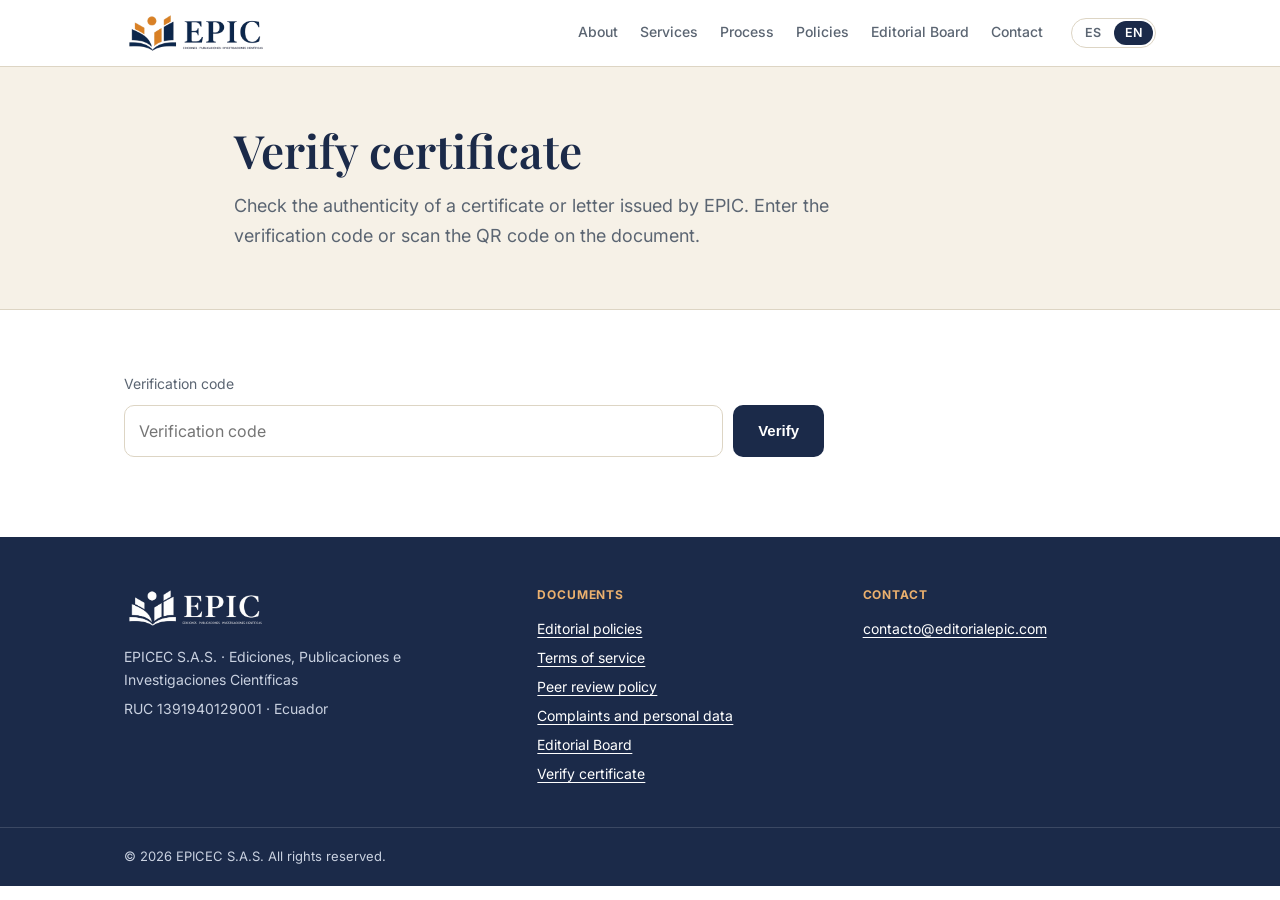
<file: en/verify/index.html>
<!doctype html>
<html lang="en">
<head>
<meta charset="utf-8">
<meta name="viewport" content="width=device-width, initial-scale=1">
<title>Verify certificate | EPIC</title>
<meta name="description" content="Check the authenticity of a certificate or letter issued by EPIC using its verification code.">
<link rel="canonical" href="https://editorialepic.com/en/verify/">
<link rel="alternate" hreflang="es" href="https://editorialepic.com/verificar/">
<link rel="alternate" hreflang="en" href="https://editorialepic.com/en/verify/">
<link rel="alternate" hreflang="x-default" href="https://editorialepic.com/verificar/">
<meta property="og:type" content="website">
<meta property="og:site_name" content="EPIC">
<meta property="og:locale" content="en_US">
<meta property="og:locale:alternate" content="es_EC">
<meta property="og:title" content="Verify certificate | EPIC">
<meta property="og:description" content="Check the authenticity of a certificate or letter issued by EPIC using its verification code.">
<meta property="og:url" content="https://editorialepic.com/en/verify/">
<meta property="og:image" content="https://editorialepic.com/assets/img/og-image.png">
<meta name="twitter:card" content="summary_large_image">
<meta name="twitter:title" content="Verify certificate | EPIC">
<meta name="twitter:description" content="Check the authenticity of a certificate or letter issued by EPIC using its verification code.">
<meta name="twitter:image" content="https://editorialepic.com/assets/img/og-image.png">
<link rel="icon" href="/favicon.ico" sizes="48x48">
<link rel="icon" type="image/png" sizes="32x32" href="/assets/img/favicon-32.png">
<link rel="apple-touch-icon" href="/assets/img/apple-touch-icon.png">
<link rel="preconnect" href="https://fonts.googleapis.com">
<link rel="preconnect" href="https://fonts.gstatic.com" crossorigin>
<link href="https://fonts.googleapis.com/css2?family=Inter:wght@400;500;600&family=Playfair+Display:wght@600&display=swap" rel="stylesheet">
<link rel="stylesheet" href="/assets/css/site.css">
</head>
<body>
<a class="saltar" href="#contenido">Skip to content</a>
<nav class="nav" aria-label="Main">
  <div class="wrap">
    <a class="marca" href="/en/"><img src="/assets/img/logo-color.png" alt="EPIC, Ediciones, Publicaciones e Investigaciones Científicas" width="900" height="288"></a>
    <ul>
      <li><a href="/en/#about">About</a></li>
      <li><a href="/en/#services">Services</a></li>
      <li><a href="/en/#process">Process</a></li>
      <li><a href="/en/editorial-policies/">Policies</a></li>
      <li><a href="/en/editorial-board/">Editorial Board</a></li>
      <li><a href="/en/#contact">Contact</a></li>
      <li class="idioma"><a href="/verificar/" hreflang="es" lang="es" aria-label="Español">ES</a><span aria-label="English (current language)">EN</span></li>
    </ul>
  </div>
</nav>

<main id="contenido">
  <header class="cabecera">
    <div class="wrap">
      <h1>Verify certificate</h1>
      <p class="entradilla">Check the authenticity of a certificate or letter issued by EPIC. Enter the verification code or scan the QR code on the document.</p>
    </div>
  </header>
  <div class="doc">
    <div class="texto">
      <form class="buscador" id="form" role="search" aria-label="Verify certificate">
        <label for="codigo" style="flex-basis:100%;font-size:14px;color:var(--pizarra);">Verification code</label>
        <input id="codigo" name="id" type="text" autocomplete="off" spellcheck="false" placeholder="Verification code">
        <button class="btn btn-tinta" type="submit">Verify</button>
      </form>
      <div id="resultado" aria-live="polite"></div>
    </div>
  </div>
</main>
<script>
(function () {
  var res = document.getElementById("resultado");
  var inp = document.getElementById("codigo");
  var TIPOS_EN = {"Carta de aceptación": "Acceptance letter", "Certificado de arbitraje": "Peer review certificate", "Carta de publicación": "Publication letter", "Certificado de revisión por pares": "Peer reviewer certificate", "Certificado de integrante del Consejo Editorial": "Editorial Board member certificate"};
  var campos = [["Holder", "titular"], ["Title", "titulo"], ["Authors", "autores"], ["Date", "fecha"], ["Type", "tipo"], ["ISBN", "isbn"], ["DOI", "doi"]];
  function limpiar() { while (res.firstChild) res.removeChild(res.firstChild); }
  function mensaje(clase, titulo, texto) {
    limpiar();
    var d = document.createElement("div"); d.className = "cert " + clase;
    var h = document.createElement("h2"); h.style.fontSize = "22px"; h.textContent = titulo; d.appendChild(h);
    if (texto) { var p = document.createElement("p"); p.style.margin = "8px 0 0"; p.textContent = texto; d.appendChild(p); }
    res.appendChild(d); return d;
  }
  function buscar(id) {
    id = (id || "").trim();
    if (!id) { limpiar(); return; }
    fetch("/certificados.json", { cache: "no-cache" })
      .then(function (r) { return r.json(); })
      .then(function (data) {
        var lista = (data && data.certificados) || [];
        var c = lista.filter(function (x) { return String(x.id).toLowerCase() === id.toLowerCase(); })[0];
        var anul = ((data && data.anulados) || []).some(function (x) { return String(x).toLowerCase() === id.toLowerCase(); });
        if (!c && anul) { mensaje("anulado", "Voided", "The document with the code " + id + " has been voided and is no longer valid. If you have questions, write to us at contacto@editorialepic.com."); return; }
        if (!c) { mensaje("invalido", "Not found", "No document exists with the code \u201c" + id + "\u201d. Check that it is typed correctly or write to us at contacto@editorialepic.com."); return; }
        var d = mensaje("valido", "Valid document", "Code " + c.id);
        var dl = document.createElement("dl");
        campos.forEach(function (f) {
          var v = c[f[1]]; if (Array.isArray(v)) v = v.join(", ");
          if (f[1] === "tipo") v = TIPOS_EN[v] || v;
          if (!v) return;
          var dt = document.createElement("dt"); dt.textContent = f[0];
          var dd = document.createElement("dd"); dd.textContent = v;
          dl.appendChild(dt); dl.appendChild(dd);
        });
        d.appendChild(dl);
      })
      .catch(function () { mensaje("invalido", "Could not check the document", "Please try again in a few minutes."); });
  }
  document.getElementById("form").addEventListener("submit", function (e) {
    e.preventDefault();
    var id = inp.value.trim();
    history.replaceState(null, "", id ? "?id=" + encodeURIComponent(id) : location.pathname);
    buscar(id);
  });
  var q = new URLSearchParams(location.search).get("id");
  if (q) { inp.value = q; buscar(q); }
})();
</script>
<footer class="pie">
  <div class="wrap">
    <div>
      <img src="/assets/img/logo-blanco.png" alt="EPIC, Ediciones, Publicaciones e Investigaciones Científicas" width="900" height="290">
      <p>EPICEC S.A.S. · Ediciones, Publicaciones e Investigaciones Científicas</p>
      <p>RUC 1391940129001 · Ecuador</p>
    </div>
    <div>
      <h4>Documents</h4>
      <ul>
        <li><a href="/en/editorial-policies/">Editorial policies</a></li>
        <li><a href="/en/editorial-policies/#terms">Terms of service</a></li>
        <li><a href="/en/editorial-policies/#peer-review">Peer review policy</a></li>
        <li><a href="/en/editorial-policies/#complaints">Complaints and personal data</a></li>
        <li><a href="/en/editorial-board/">Editorial Board</a></li>
        <li><a href="/en/verify/">Verify certificate</a></li>
      </ul>
    </div>
    <div>
      <h4>Contact</h4>
      <p><a href="mailto:contacto@editorialepic.com">contacto@editorialepic.com</a></p>
    </div>
  </div>
  <div class="legal"><div class="wrap">&copy; 2026 EPICEC S.A.S. All rights reserved.</div></div>
</footer>
</body>
</html>
</file>
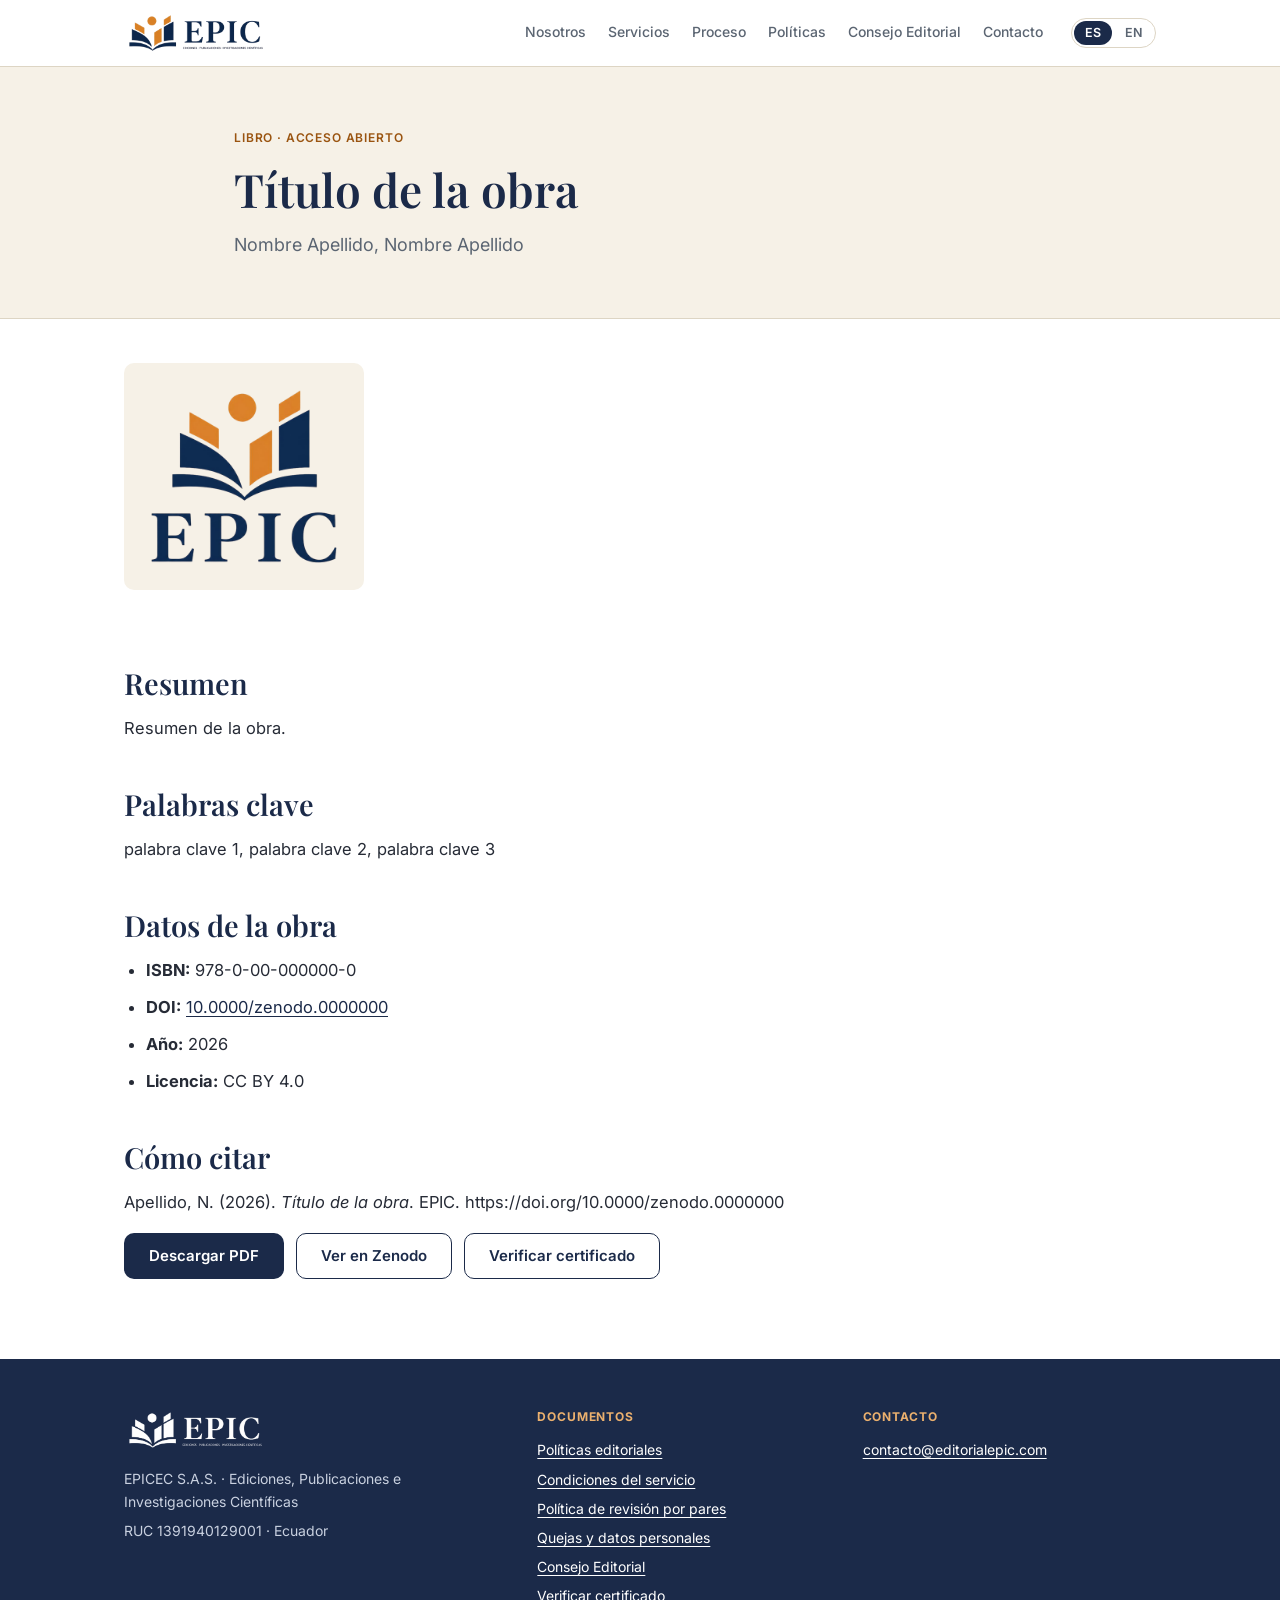
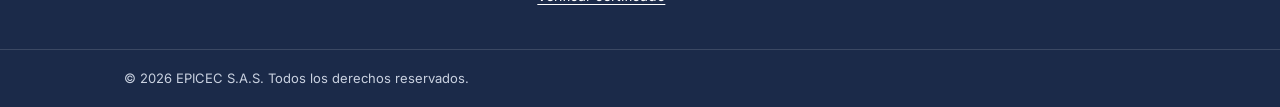
<file: libros/plantilla/index.html>
<!doctype html>
<html lang="es">
<head>
<meta charset="utf-8">
<meta name="viewport" content="width=device-width, initial-scale=1">
<title>Título de la obra | EPIC</title>
<meta name="description" content="Resumen de la obra en una o dos frases.">
<meta name="robots" content="noindex, follow">
<link rel="canonical" href="https://editorialepic.com/libros/plantilla/">
<meta property="og:type" content="website">
<meta property="og:site_name" content="EPIC">
<meta property="og:locale" content="es_EC">
<meta property="og:title" content="Título de la obra | EPIC">
<meta property="og:description" content="Resumen de la obra en una o dos frases.">
<meta property="og:url" content="https://editorialepic.com/libros/plantilla/">
<meta property="og:image" content="https://editorialepic.com/assets/img/og-image.png">
<meta name="twitter:card" content="summary_large_image">
<meta name="twitter:title" content="Título de la obra | EPIC">
<meta name="twitter:description" content="Resumen de la obra en una o dos frases.">
<meta name="twitter:image" content="https://editorialepic.com/assets/img/og-image.png">
<link rel="icon" href="/favicon.ico" sizes="48x48">
<link rel="icon" type="image/png" sizes="32x32" href="/assets/img/favicon-32.png">
<link rel="apple-touch-icon" href="/assets/img/apple-touch-icon.png">
<link rel="preconnect" href="https://fonts.googleapis.com">
<link rel="preconnect" href="https://fonts.gstatic.com" crossorigin>
<link href="https://fonts.googleapis.com/css2?family=Inter:wght@400;500;600&family=Playfair+Display:wght@600&display=swap" rel="stylesheet">
<link rel="stylesheet" href="/assets/css/site.css">
<!-- PLANTILLA: duplica esta carpeta (libros/slug-del-libro/), reemplaza cada dato y quita noindex al publicar.
     Metaetiquetas para Google Scholar (todas obligatorias antes de publicar): -->
<meta name="citation_title" content="Título de la obra">
<meta name="citation_author" content="Apellido, Nombre">
<meta name="citation_publication_date" content="2026/01/01">
<meta name="citation_publisher" content="EPIC">
<meta name="citation_isbn" content="978-0-00-000000-0">
<meta name="citation_doi" content="10.0000/zenodo.0000000">
<meta name="citation_pdf_url" content="https://editorialepic.com/libros/slug-del-libro/archivo.pdf">
</head>
<body>
<a class="saltar" href="#contenido">Saltar al contenido</a>
<nav class="nav" aria-label="Principal">
  <div class="wrap">
    <a class="marca" href="/"><img src="/assets/img/logo-color.png" alt="EPIC, Ediciones, Publicaciones e Investigaciones Científicas" width="900" height="288"></a>
    <ul>
      <li><a href="/#nosotros">Nosotros</a></li>
      <li><a href="/#servicios">Servicios</a></li>
      <li><a href="/#coedicion">Proceso</a></li>
      <li><a href="/politicas-editoriales/">Políticas</a></li>
      <li><a href="/consejo-editorial/">Consejo Editorial</a></li>
      <li><a href="/#contacto">Contacto</a></li>
      <li class="idioma"><span aria-label="Español (idioma actual)">ES</span><a href="/en/books/template/" hreflang="en" lang="en" aria-label="English">EN</a></li>
    </ul>
  </div>
</nav>

<main id="contenido">
  <header class="cabecera">
    <div class="wrap">
      <p class="eyebrow">Libro · Acceso abierto</p>
      <h1>Título de la obra</h1>
      <p class="entradilla">Nombre Apellido, Nombre Apellido</p>
    </div>
  </header>
  <div class="doc">
    <div class="texto">
      <img src="/assets/img/logo-cuadrado.png" alt="Portada de la obra (reemplazar)" width="240" style="width:240px;border-radius:10px;margin-bottom:24px;background:var(--marfil);padding:20px;">
      <h2>Resumen</h2>
      <p>Resumen de la obra.</p>
      <h2>Palabras clave</h2>
      <p>palabra clave 1, palabra clave 2, palabra clave 3</p>
      <h2>Datos de la obra</h2>
      <ul>
        <li><strong>ISBN:</strong> 978-0-00-000000-0</li>
        <li><strong>DOI:</strong> <a href="https://doi.org/10.0000/zenodo.0000000">10.0000/zenodo.0000000</a></li>
        <li><strong>Año:</strong> 2026</li>
        <li><strong>Licencia:</strong> CC BY 4.0</li>
      </ul>
      <h2>Cómo citar</h2>
      <p>Apellido, N. (2026). <em>Título de la obra</em>. EPIC. https://doi.org/10.0000/zenodo.0000000</p>
      <div class="btns">
        <a class="btn btn-tinta" href="/libros/slug-del-libro/archivo.pdf">Descargar PDF</a>
        <a class="btn btn-borde" href="https://zenodo.org/">Ver en Zenodo</a>
        <a class="btn btn-borde" href="/verificar/?id=CODIGO">Verificar certificado</a>
      </div>
    </div>
  </div>
</main>
<footer class="pie">
  <div class="wrap">
    <div>
      <img src="/assets/img/logo-blanco.png" alt="EPIC, Ediciones, Publicaciones e Investigaciones Científicas" width="900" height="290">
      <p>EPICEC S.A.S. · Ediciones, Publicaciones e Investigaciones Científicas</p>
      <p>RUC 1391940129001 · Ecuador</p>
    </div>
    <div>
      <h4>Documentos</h4>
      <ul>
        <li><a href="/politicas-editoriales/">Políticas editoriales</a></li>
        <li><a href="/politicas-editoriales/#tarifa">Condiciones del servicio</a></li>
        <li><a href="/politicas-editoriales/#revision">Política de revisión por pares</a></li>
        <li><a href="/politicas-editoriales/#quejas">Quejas y datos personales</a></li>
        <li><a href="/consejo-editorial/">Consejo Editorial</a></li>
        <li><a href="/verificar/">Verificar certificado</a></li>
      </ul>
    </div>
    <div>
      <h4>Contacto</h4>
      <p><a href="mailto:contacto@editorialepic.com">contacto@editorialepic.com</a></p>
    </div>
  </div>
  <div class="legal"><div class="wrap">&copy; 2026 EPICEC S.A.S. Todos los derechos reservados.</div></div>
</footer>
</body>
</html>
</file>
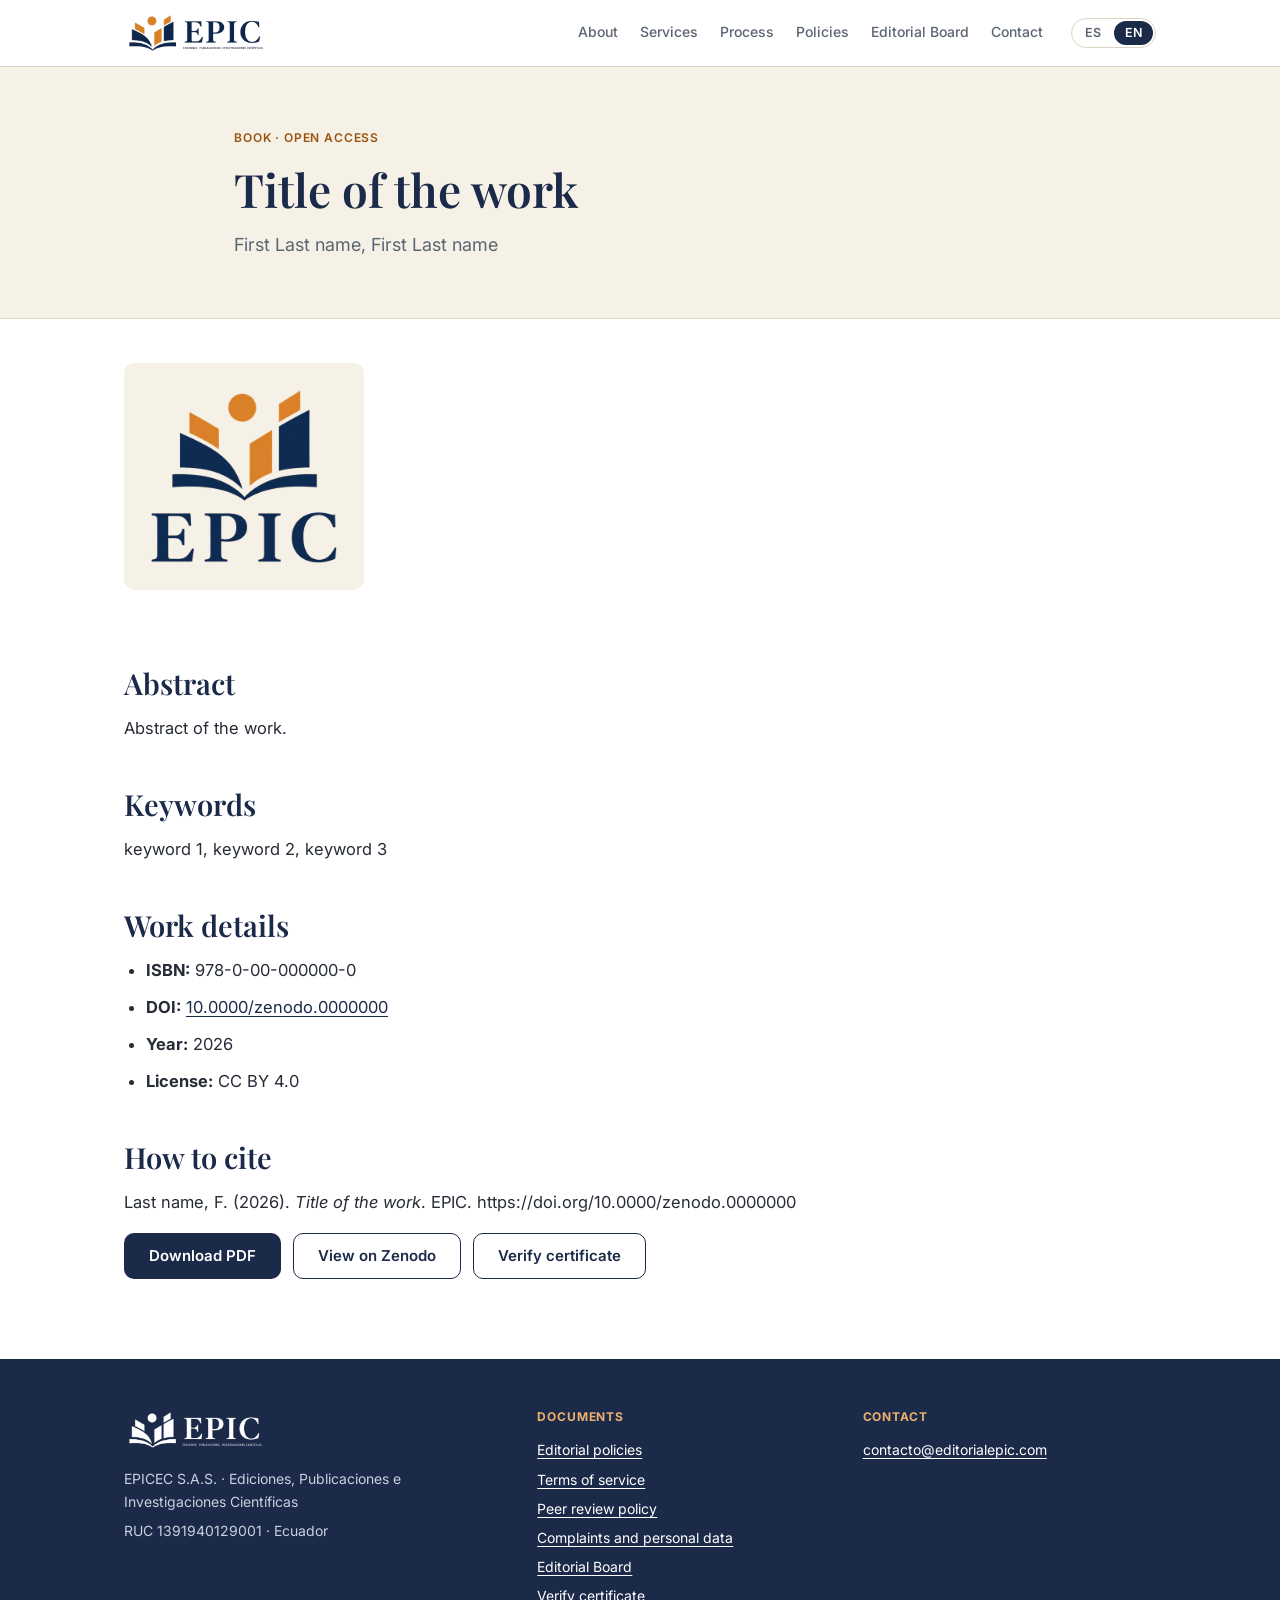
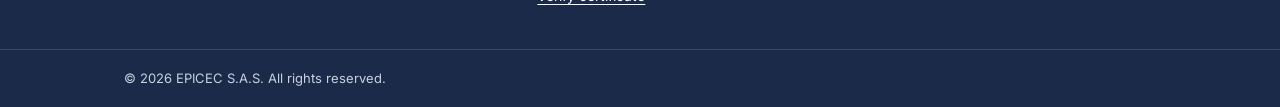
<file: en/books/template/index.html>
<!doctype html>
<html lang="en">
<head>
<meta charset="utf-8">
<meta name="viewport" content="width=device-width, initial-scale=1">
<title>Title of the work | EPIC</title>
<meta name="description" content="Summary of the work in one or two sentences.">
<meta name="robots" content="noindex, follow">
<link rel="canonical" href="https://editorialepic.com/en/books/template/">
<meta property="og:type" content="website">
<meta property="og:site_name" content="EPIC">
<meta property="og:locale" content="en_US">
<meta property="og:title" content="Title of the work | EPIC">
<meta property="og:description" content="Summary of the work in one or two sentences.">
<meta property="og:url" content="https://editorialepic.com/en/books/template/">
<meta property="og:image" content="https://editorialepic.com/assets/img/og-image.png">
<meta name="twitter:card" content="summary_large_image">
<meta name="twitter:title" content="Title of the work | EPIC">
<meta name="twitter:description" content="Summary of the work in one or two sentences.">
<meta name="twitter:image" content="https://editorialepic.com/assets/img/og-image.png">
<link rel="icon" href="/favicon.ico" sizes="48x48">
<link rel="icon" type="image/png" sizes="32x32" href="/assets/img/favicon-32.png">
<link rel="apple-touch-icon" href="/assets/img/apple-touch-icon.png">
<link rel="preconnect" href="https://fonts.googleapis.com">
<link rel="preconnect" href="https://fonts.gstatic.com" crossorigin>
<link href="https://fonts.googleapis.com/css2?family=Inter:wght@400;500;600&family=Playfair+Display:wght@600&display=swap" rel="stylesheet">
<link rel="stylesheet" href="/assets/css/site.css">
<!-- TEMPLATE: duplicate this folder (en/books/book-slug/), replace every field and remove noindex when publishing.
     Google Scholar meta tags (all required before publishing): -->
<meta name="citation_title" content="Title of the work">
<meta name="citation_author" content="Last name, First name">
<meta name="citation_publication_date" content="2026/01/01">
<meta name="citation_publisher" content="EPIC">
<meta name="citation_isbn" content="978-0-00-000000-0">
<meta name="citation_doi" content="10.0000/zenodo.0000000">
<meta name="citation_pdf_url" content="https://editorialepic.com/libros/slug-del-libro/archivo.pdf">
</head>
<body>
<a class="saltar" href="#contenido">Skip to content</a>
<nav class="nav" aria-label="Main">
  <div class="wrap">
    <a class="marca" href="/en/"><img src="/assets/img/logo-color.png" alt="EPIC, Ediciones, Publicaciones e Investigaciones Científicas" width="900" height="288"></a>
    <ul>
      <li><a href="/en/#about">About</a></li>
      <li><a href="/en/#services">Services</a></li>
      <li><a href="/en/#process">Process</a></li>
      <li><a href="/en/editorial-policies/">Policies</a></li>
      <li><a href="/en/editorial-board/">Editorial Board</a></li>
      <li><a href="/en/#contact">Contact</a></li>
      <li class="idioma"><a href="/libros/plantilla/" hreflang="es" lang="es" aria-label="Español">ES</a><span aria-label="English (current language)">EN</span></li>
    </ul>
  </div>
</nav>

<main id="contenido">
  <header class="cabecera">
    <div class="wrap">
      <p class="eyebrow">Book · Open access</p>
      <h1>Title of the work</h1>
      <p class="entradilla">First Last name, First Last name</p>
    </div>
  </header>
  <div class="doc">
    <div class="texto">
      <img src="/assets/img/logo-cuadrado.png" alt="Cover of the work (replace)" width="240" style="width:240px;border-radius:10px;margin-bottom:24px;background:var(--marfil);padding:20px;">
      <h2>Abstract</h2>
      <p>Abstract of the work.</p>
      <h2>Keywords</h2>
      <p>keyword 1, keyword 2, keyword 3</p>
      <h2>Work details</h2>
      <ul>
        <li><strong>ISBN:</strong> 978-0-00-000000-0</li>
        <li><strong>DOI:</strong> <a href="https://doi.org/10.0000/zenodo.0000000">10.0000/zenodo.0000000</a></li>
        <li><strong>Year:</strong> 2026</li>
        <li><strong>License:</strong> CC BY 4.0</li>
      </ul>
      <h2>How to cite</h2>
      <p>Last name, F. (2026). <em>Title of the work</em>. EPIC. https://doi.org/10.0000/zenodo.0000000</p>
      <div class="btns">
        <a class="btn btn-tinta" href="/libros/slug-del-libro/archivo.pdf">Download PDF</a>
        <a class="btn btn-borde" href="https://zenodo.org/">View on Zenodo</a>
        <a class="btn btn-borde" href="/en/verify/?id=CODE">Verify certificate</a>
      </div>
    </div>
  </div>
</main>
<footer class="pie">
  <div class="wrap">
    <div>
      <img src="/assets/img/logo-blanco.png" alt="EPIC, Ediciones, Publicaciones e Investigaciones Científicas" width="900" height="290">
      <p>EPICEC S.A.S. · Ediciones, Publicaciones e Investigaciones Científicas</p>
      <p>RUC 1391940129001 · Ecuador</p>
    </div>
    <div>
      <h4>Documents</h4>
      <ul>
        <li><a href="/en/editorial-policies/">Editorial policies</a></li>
        <li><a href="/en/editorial-policies/#terms">Terms of service</a></li>
        <li><a href="/en/editorial-policies/#peer-review">Peer review policy</a></li>
        <li><a href="/en/editorial-policies/#complaints">Complaints and personal data</a></li>
        <li><a href="/en/editorial-board/">Editorial Board</a></li>
        <li><a href="/en/verify/">Verify certificate</a></li>
      </ul>
    </div>
    <div>
      <h4>Contact</h4>
      <p><a href="mailto:contacto@editorialepic.com">contacto@editorialepic.com</a></p>
    </div>
  </div>
  <div class="legal"><div class="wrap">&copy; 2026 EPICEC S.A.S. All rights reserved.</div></div>
</footer>
</body>
</html>
</file>
<file: assets/css/site.css>
/* EPIC · hoja de estilos compartida (HTML estático, sin build) */
:root{
  --azul-tinta:#1B2A49;
  --azul-tinta-2:#26385F;
  --ambar:#D9822B;
  --ambar-texto:#9A5410;   /* ámbar oscuro para texto pequeño (contraste AA) */
  --marfil:#F6F1E7;
  --marfil-2:#EDE5D4;
  --pizarra:#5B6572;
  --salvia:#6E8B74;
  --papel:#FFFFFF;
  --texto:#262B36;
  --borde:#DDD5C4;
  --radio:10px;
  --radio-lg:16px;
  --serif:"Playfair Display", Georgia, "Times New Roman", serif;
  --sans:"Inter", system-ui, -apple-system, "Segoe UI", sans-serif;
}
*{box-sizing:border-box;}
html{scroll-behavior:smooth;scroll-padding-top:88px;}
html,body{margin:0;padding:0;}
body{
  background:var(--papel);color:var(--texto);
  font-family:var(--sans);font-size:16px;line-height:1.65;
  -webkit-font-smoothing:antialiased;
}
img{max-width:100%;height:auto;}
a{color:var(--azul-tinta);text-decoration-thickness:1px;text-underline-offset:3px;}
a:hover{color:var(--ambar-texto);}
:focus-visible{outline:3px solid var(--ambar);outline-offset:3px;border-radius:4px;}
h1,h2,h3{font-family:var(--serif);font-weight:600;line-height:1.18;margin:0;color:var(--azul-tinta);}
p{margin:0 0 16px;}
.wrap{max-width:1080px;margin:0 auto;padding:0 24px;}

.saltar{
  position:absolute;left:-999px;top:8px;background:var(--azul-tinta);color:#fff;
  padding:10px 16px;border-radius:var(--radio);z-index:100;
}
.saltar:focus{left:12px;}

/* Navegación */
.nav{
  position:sticky;top:0;z-index:20;background:var(--papel);
  border-bottom:1px solid var(--borde);
}
.nav .wrap{
  display:flex;align-items:center;justify-content:space-between;
  gap:12px 24px;flex-wrap:wrap;padding-top:10px;padding-bottom:10px;
}
.nav .marca img{height:46px;width:auto;display:block;}
.nav ul{list-style:none;margin:0;padding:0;display:flex;flex-wrap:wrap;gap:4px 22px;}
.nav ul a{
  color:var(--pizarra);text-decoration:none;font-size:14px;font-weight:500;
  padding:6px 0;border-bottom:2px solid transparent;
}
.nav ul a:hover,.nav ul a[aria-current="page"]{color:var(--azul-tinta);border-bottom-color:var(--ambar);}

/* Selector de idioma */
.nav ul .idioma{display:flex;gap:2px;border:1px solid var(--borde);border-radius:999px;padding:2px;margin-left:6px;}
.nav ul .idioma a,.nav ul .idioma span{
  padding:3px 11px;border-radius:999px;font-size:12.5px;font-weight:600;line-height:1.5;border:0;
}
.nav ul .idioma span{background:var(--azul-tinta);color:#fff;}
.nav ul .idioma a{color:var(--pizarra);}
.nav ul .idioma a:hover{color:var(--azul-tinta);background:var(--marfil);border:0;}

/* Botones */
.btns{display:flex;flex-wrap:wrap;gap:12px;}
.btn{
  display:inline-block;padding:13px 24px;border-radius:var(--radio);
  font-weight:600;font-size:15px;text-decoration:none;border:1px solid transparent;
  line-height:1.2;
}
.btn-ambar{background:var(--ambar);color:var(--azul-tinta);}
.btn-ambar:hover{background:#E69436;color:var(--azul-tinta);}
.btn-ghost{border-color:rgba(246,241,231,.55);color:var(--marfil);}
.btn-ghost:hover{border-color:#fff;color:#fff;background:rgba(255,255,255,.08);}
.btn-tinta{background:var(--azul-tinta);color:#fff;}
.btn-tinta:hover{background:var(--azul-tinta-2);color:#fff;}
.btn-borde{border-color:var(--azul-tinta);color:var(--azul-tinta);}
.btn-borde:hover{background:var(--azul-tinta);color:#fff;}

/* Portada */
.hero{background:var(--azul-tinta);color:var(--marfil);}
.hero .wrap{padding-top:88px;padding-bottom:80px;}
.eyebrow{
  display:inline-block;font-size:12px;font-weight:600;letter-spacing:.07em;
  text-transform:uppercase;color:var(--ambar-texto);margin-bottom:14px;
}
.hero .eyebrow{color:#EBB06E;}
.hero h1{color:#fff;font-size:clamp(34px,6vw,58px);max-width:18ch;margin-bottom:22px;}
.hero p{font-size:19px;max-width:60ch;color:#D6DCE8;margin-bottom:30px;}
.hero .apunte{font-size:14px;color:#B9C2D3;margin:22px 0 0;}
.insignia{
  display:inline-flex;align-items:center;gap:8px;font-size:13px;font-weight:600;
  color:var(--marfil);border:1px solid rgba(246,241,231,.4);border-radius:999px;
  padding:6px 14px;margin-bottom:22px;
}
.insignia::before{content:"";width:8px;height:8px;border-radius:50%;background:var(--ambar);}

/* Secciones */
section{padding:76px 0;}
section.marfil{background:var(--marfil);}
.head{max-width:660px;margin-bottom:40px;}
.head h2{font-size:clamp(27px,4vw,38px);margin-bottom:12px;}
.head p{color:var(--pizarra);font-size:17px;margin:0;}
.dos{display:grid;grid-template-columns:1.2fr 1fr;gap:48px;align-items:start;}
.dos p{font-size:17px;}
.grid{display:grid;gap:20px;}
.g3{grid-template-columns:repeat(3,1fr);}
.g2{grid-template-columns:repeat(2,1fr);}
.caja{
  background:var(--papel);border:1px solid var(--borde);
  border-radius:var(--radio-lg);padding:28px;
}
.marfil .caja{border-color:transparent;}
.caja h3{font-size:20px;margin-bottom:10px;}
.caja p{color:var(--pizarra);font-size:15px;margin:0;}
.caja .mas{display:inline-block;margin-top:12px;font-size:14px;font-weight:600;}
.num{
  display:inline-flex;align-items:center;justify-content:center;width:38px;height:38px;
  border-radius:50%;background:var(--azul-tinta);color:#fff;font-weight:600;margin-bottom:16px;
}
.nota{font-size:15px;color:var(--pizarra);margin-top:28px;}
.enlace-flecha{font-weight:600;}

/* Precio */
.precio{display:grid;grid-template-columns:.9fr 1.4fr;gap:24px;align-items:start;}
.precio-caja{
  background:var(--azul-tinta);color:var(--marfil);border-radius:var(--radio-lg);padding:34px;
}
.precio-caja .cifra{font-family:var(--serif);font-size:clamp(34px,5vw,46px);font-weight:600;color:#fff;line-height:1;}
.precio-caja .cifra small{display:block;font-family:var(--sans);font-size:16px;font-weight:500;color:#C9D1E0;margin:10px 0 0;}
.precio-caja p{color:#D6DCE8;font-size:15px;margin:14px 0 0;}
.lista{list-style:none;margin:0 0 20px;padding:0;}
.lista li{position:relative;padding:7px 0 7px 28px;font-size:15px;}
.lista li::before{content:"✓";position:absolute;left:0;top:7px;color:var(--salvia);font-weight:700;}
.lista.no li::before{content:"–";color:var(--pizarra);}
.precio h3{font-size:18px;margin:6px 0 8px;}

/* Contacto */
.centro{text-align:center;}
.centro .head{margin:0 auto 28px;}
.correo{
  display:inline-block;font-family:var(--serif);font-weight:600;
  font-size:clamp(22px,4vw,32px);text-decoration:none;margin-bottom:24px;
}
.correo:hover{text-decoration:underline;}

/* Pie */
.pie{background:var(--azul-tinta);color:#C9D1E0;font-size:14px;}
.pie .wrap{display:grid;grid-template-columns:1.3fr 1fr 1fr;gap:32px;padding-top:48px;padding-bottom:36px;}
.pie img{height:46px;width:auto;margin-bottom:14px;display:block;}
.pie h4{
  font-family:var(--sans);font-size:12px;letter-spacing:.07em;text-transform:uppercase;
  color:#EBB06E;margin:0 0 12px;
}
.pie p{margin:0 0 6px;font-size:14px;}
.pie ul{list-style:none;margin:0;padding:0;}
.pie li{margin-bottom:6px;}
.pie a{color:#fff;}
.pie a:hover{color:#EBB06E;}
.legal{border-top:1px solid rgba(255,255,255,.14);padding:18px 0;font-size:13px;}
.legal .wrap{display:block;padding-top:0;padding-bottom:0;}

/* Páginas de documento (políticas, consejo, verificar, libros) */
.cabecera{background:var(--marfil);border-bottom:1px solid var(--borde);}
.cabecera .wrap{padding-top:56px;padding-bottom:44px;max-width:860px;}
.cabecera h1{font-size:clamp(32px,5vw,46px);margin-bottom:14px;}
.cabecera .entradilla{font-size:18px;color:var(--pizarra);max-width:62ch;margin:0 0 14px;}
.version{font-size:13px;color:var(--pizarra);margin:0;}
.doc{max-width:1080px;margin:0 auto;padding:44px 24px 80px;}
.doc.con-indice{display:grid;grid-template-columns:240px minmax(0,1fr);gap:56px;align-items:start;}
.indice{position:sticky;top:96px;font-size:14px;}
.indice summary{font-weight:600;cursor:pointer;color:var(--azul-tinta);margin-bottom:8px;}
.indice ol{margin:0;padding:0 0 0 18px;}
.indice li{margin:0 0 6px;}
.indice a{color:var(--pizarra);text-decoration:none;}
.indice a:hover{color:var(--azul-tinta);text-decoration:underline;}
.texto{max-width:70ch;}
.texto h2{font-size:clamp(23px,3vw,29px);margin:44px 0 14px;scroll-margin-top:96px;}
.texto h2:first-child{margin-top:0;}
.texto p,.texto li{font-size:16.5px;line-height:1.75;}
.texto ul,.texto ol{margin:0 0 18px;padding-left:22px;}
.texto li{margin-bottom:8px;}
.resumen{
  background:var(--marfil);border-left:4px solid var(--ambar);
  border-radius:0 var(--radio) var(--radio) 0;padding:22px 26px;margin:0 0 40px;
}
.resumen h2{font-size:22px;margin:0 0 10px;}
.resumen ul{margin:0;}
.destacado{
  background:var(--marfil);border:1px solid var(--borde);border-radius:var(--radio);
  padding:20px 24px;margin:22px 0;
}
.destacado p{margin:0;font-size:15.5px;}
.tarifa{
  display:flex;flex-wrap:wrap;align-items:baseline;gap:6px 14px;margin-bottom:12px;
}
.tarifa strong{font-family:var(--serif);font-size:30px;color:var(--azul-tinta);}
.estado-vacio{
  background:var(--marfil);border:1px dashed var(--borde);border-radius:var(--radio-lg);
  padding:26px 28px;
}
.estado-vacio p{margin:0;}
.miembros{list-style:none;margin:0;padding:0;display:grid;gap:18px;grid-template-columns:repeat(auto-fill,minmax(250px,1fr));}
.miembro{border:1px solid var(--borde);border-radius:var(--radio-lg);padding:22px;background:#fff;position:relative;}
.miembro-bandera{
  position:absolute;top:18px;right:18px;width:32px;height:24px;border-radius:3px;
  box-shadow:0 0 0 1px rgba(27,42,73,.18);
}
.miembro-nombre{padding-right:46px;}
.miembro p{margin:0 0 4px;font-size:14.5px;color:var(--pizarra);}
.miembro-cargo{font-size:12px!important;font-weight:600;letter-spacing:.06em;text-transform:uppercase;color:var(--ambar-texto)!important;}
.miembro-nombre{font-size:19px;margin:4px 0 8px;}
.invitacion{background:var(--azul-tinta);color:var(--marfil);border-radius:var(--radio-lg);padding:34px;margin-top:44px;}
.invitacion h2{color:#fff;margin:0 0 12px!important;}
.invitacion p{color:#D6DCE8;}
.cert{border:1px solid var(--borde);border-radius:var(--radio-lg);padding:26px 28px;margin-top:22px;}
.cert.valido{border-color:var(--salvia);background:#F3F7F4;}
.cert.invalido{border-color:#C8B27A;background:#FBF7EA;}
.cert.anulado{border-color:#B65A4A;background:#FBF1EE;}
.cert dl{display:grid;grid-template-columns:140px 1fr;gap:8px 18px;margin:16px 0 0;}
.cert dt{color:var(--pizarra);font-size:14px;}
.cert dd{margin:0;font-weight:500;overflow-wrap:anywhere;}
.buscador{display:flex;flex-wrap:wrap;gap:10px;margin-top:18px;}
.buscador input{
  flex:1 1 240px;padding:12px 14px;border:1px solid var(--borde);border-radius:var(--radio);
  font:inherit;color:var(--texto);
}
.libro{border:1px solid var(--borde);border-radius:var(--radio-lg);padding:20px;background:#fff;display:flex;flex-direction:column;}
.libro img{width:100%;aspect-ratio:3/4;object-fit:cover;border-radius:var(--radio);margin-bottom:14px;background:var(--marfil-2);}
.libro h3{font-size:18px;margin-bottom:6px;}
.libro p{font-size:14px;color:var(--pizarra);margin:0 0 4px;}
.libro .acciones{display:flex;flex-wrap:wrap;gap:8px;margin-top:12px;}

@media (max-width:900px){
  .dos,.precio{grid-template-columns:1fr;}
  .pie .wrap{grid-template-columns:1fr 1fr;}
  .g3{grid-template-columns:1fr 1fr;}
  .doc.con-indice{grid-template-columns:1fr;gap:20px;}
  .indice{position:static;border:1px solid var(--borde);border-radius:var(--radio);padding:14px 18px;background:var(--marfil);}
  section{padding:58px 0;}
  .hero .wrap{padding-top:64px;padding-bottom:60px;}
}
@media (max-width:600px){
  .g3,.g2,.pie .wrap{grid-template-columns:1fr;}
  .nav ul{gap:2px 16px;}
  .cert dl{grid-template-columns:1fr;}
  .caja{padding:22px;}
}
@media print{
  .nav,.pie,.saltar,.indice,.btns,.invitacion .btn{display:none!important;}
  body{font-size:11pt;color:#000;}
  .cabecera{background:none;border:0;}
  .doc,.doc.con-indice{display:block;padding:0;max-width:none;}
  .texto{max-width:none;}
  .resumen,.destacado{break-inside:avoid;background:none;}
  a{color:#000;text-decoration:none;}
  a[href^="http"]::after{content:" (" attr(href) ")";font-size:9pt;}
  h2{break-after:avoid;}
}
</file>
